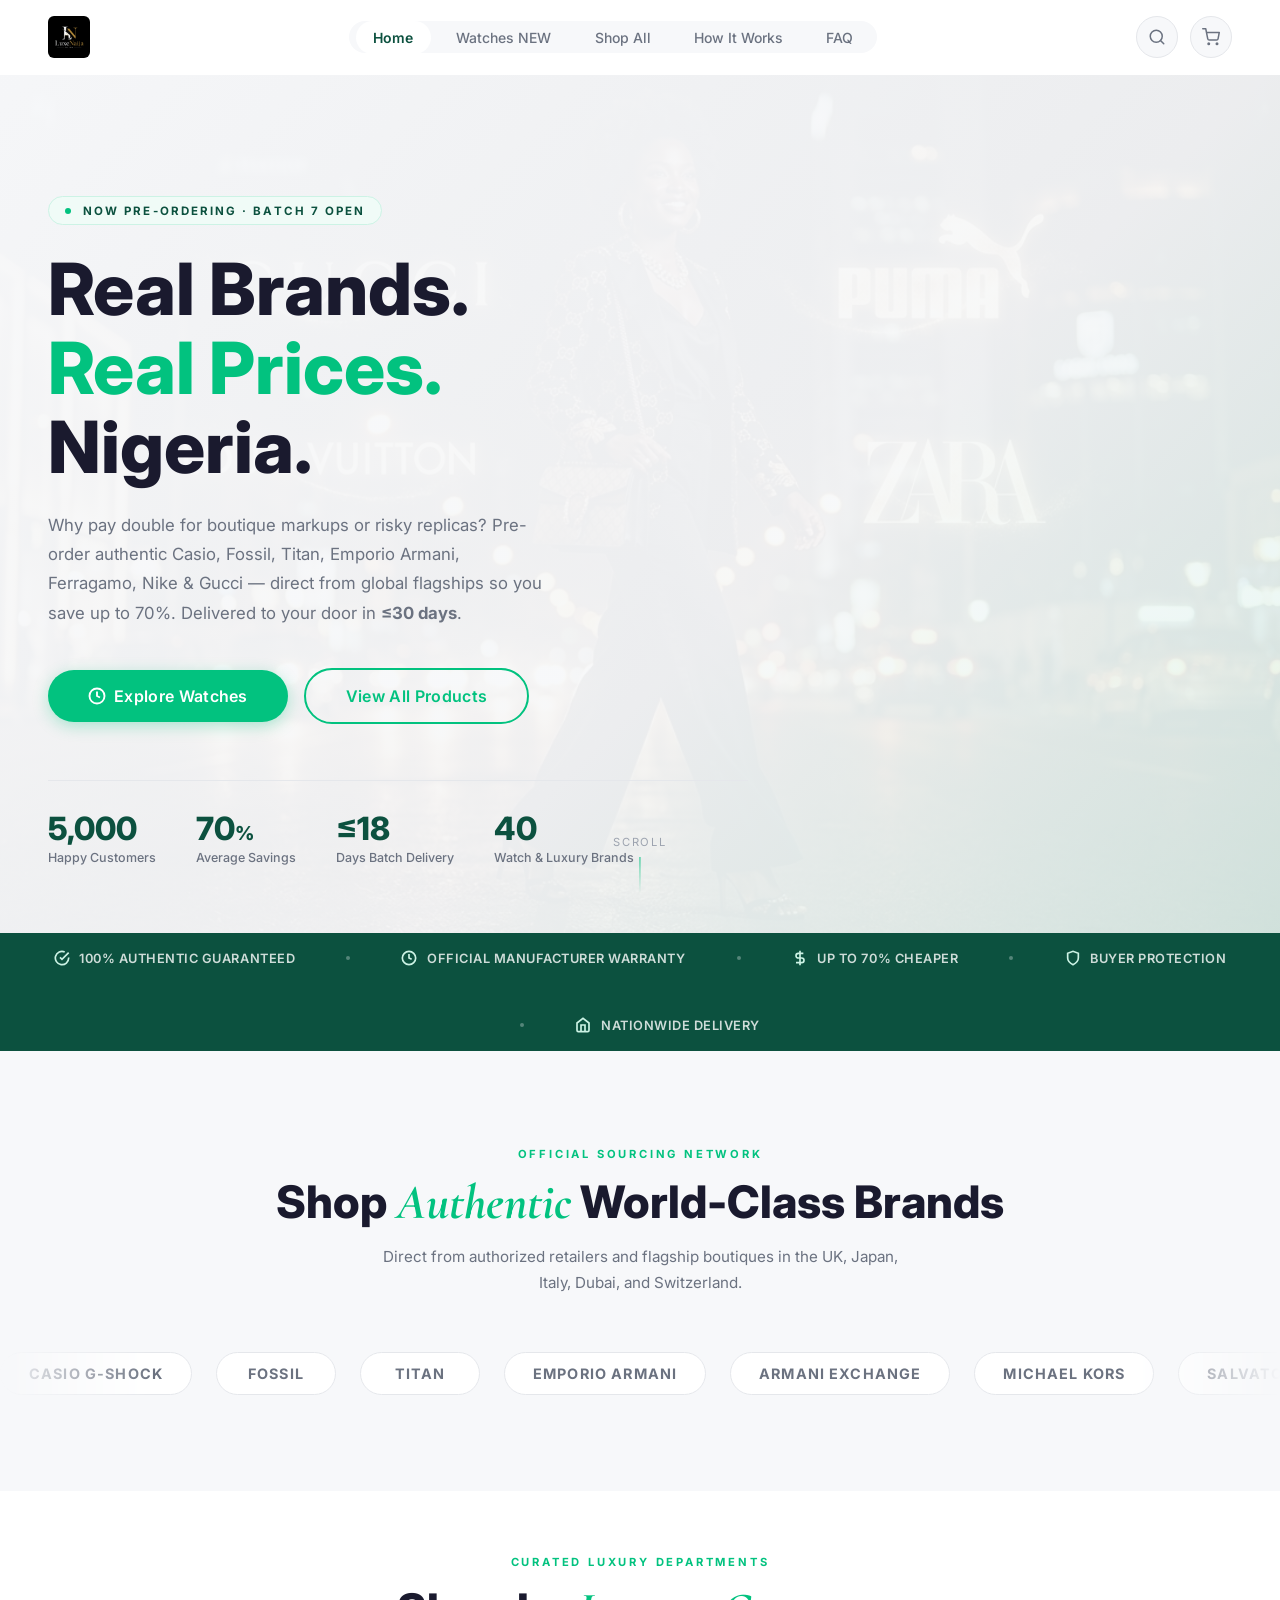
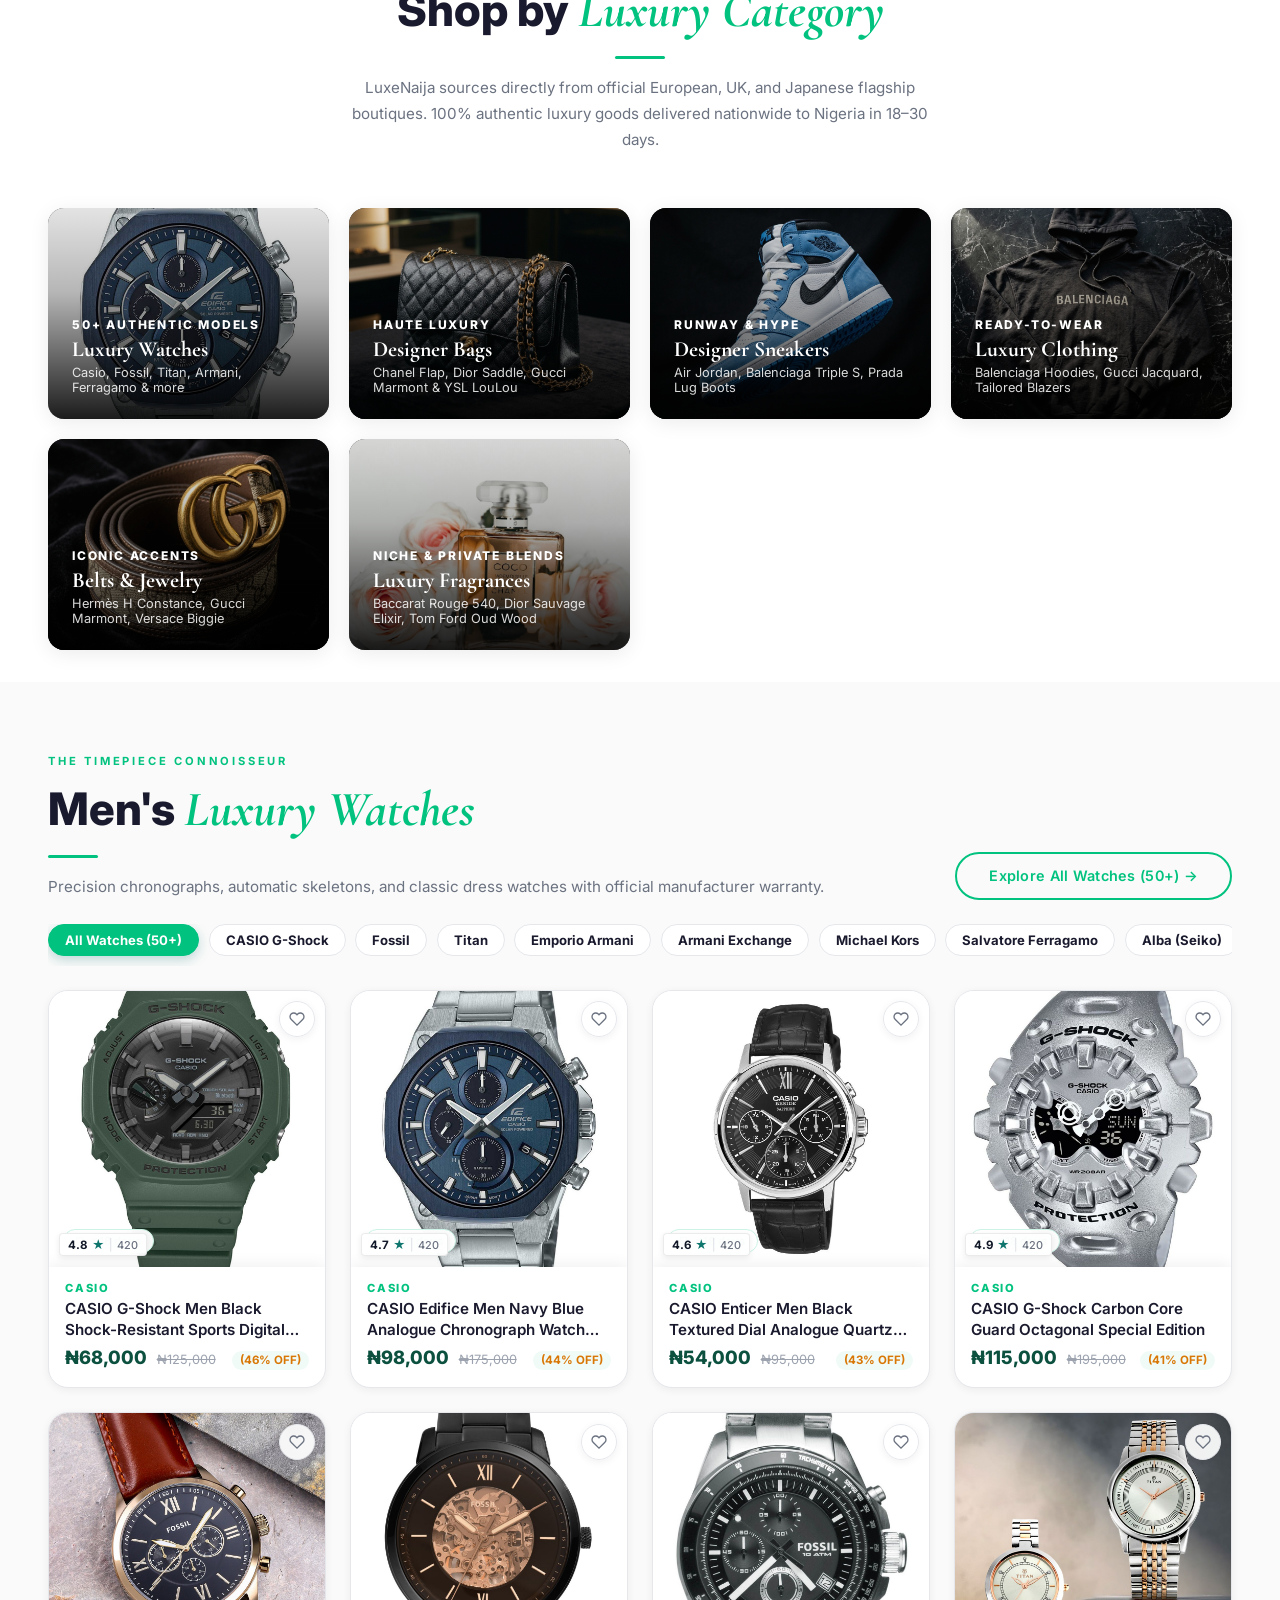
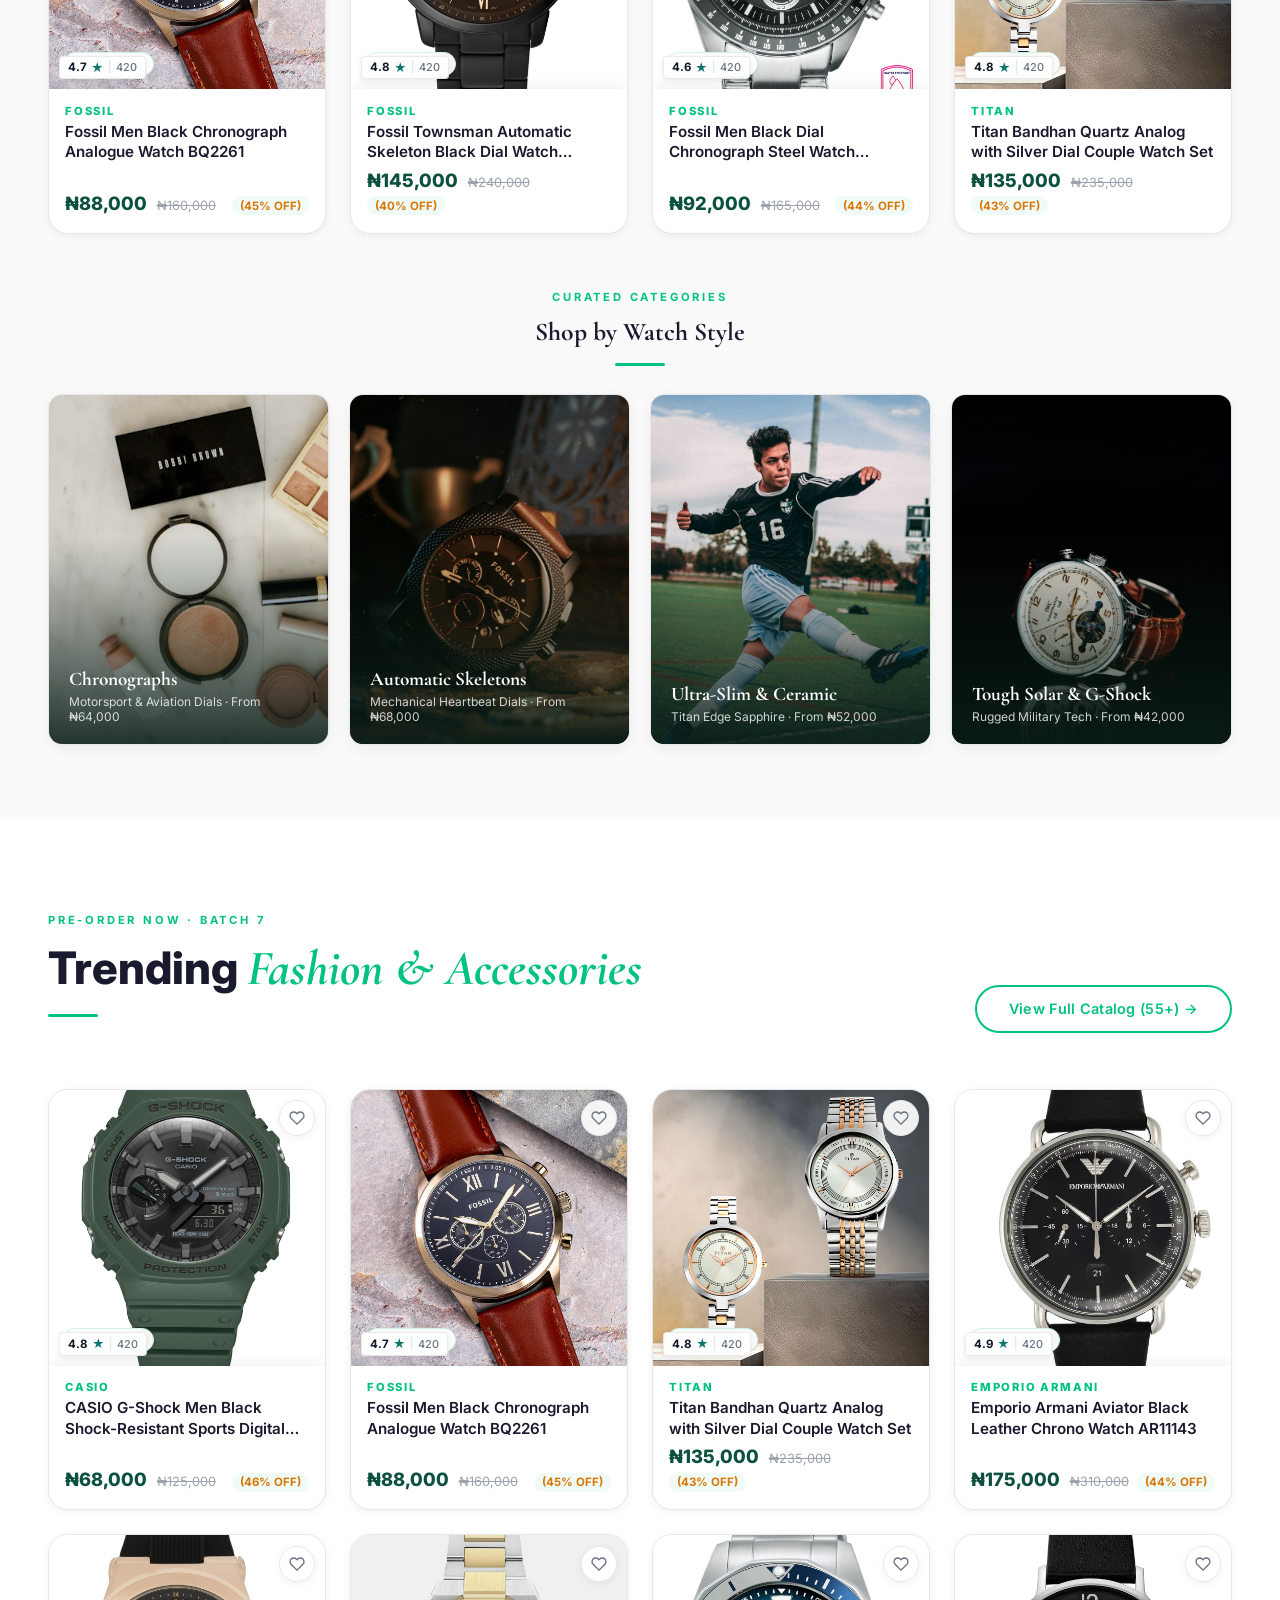
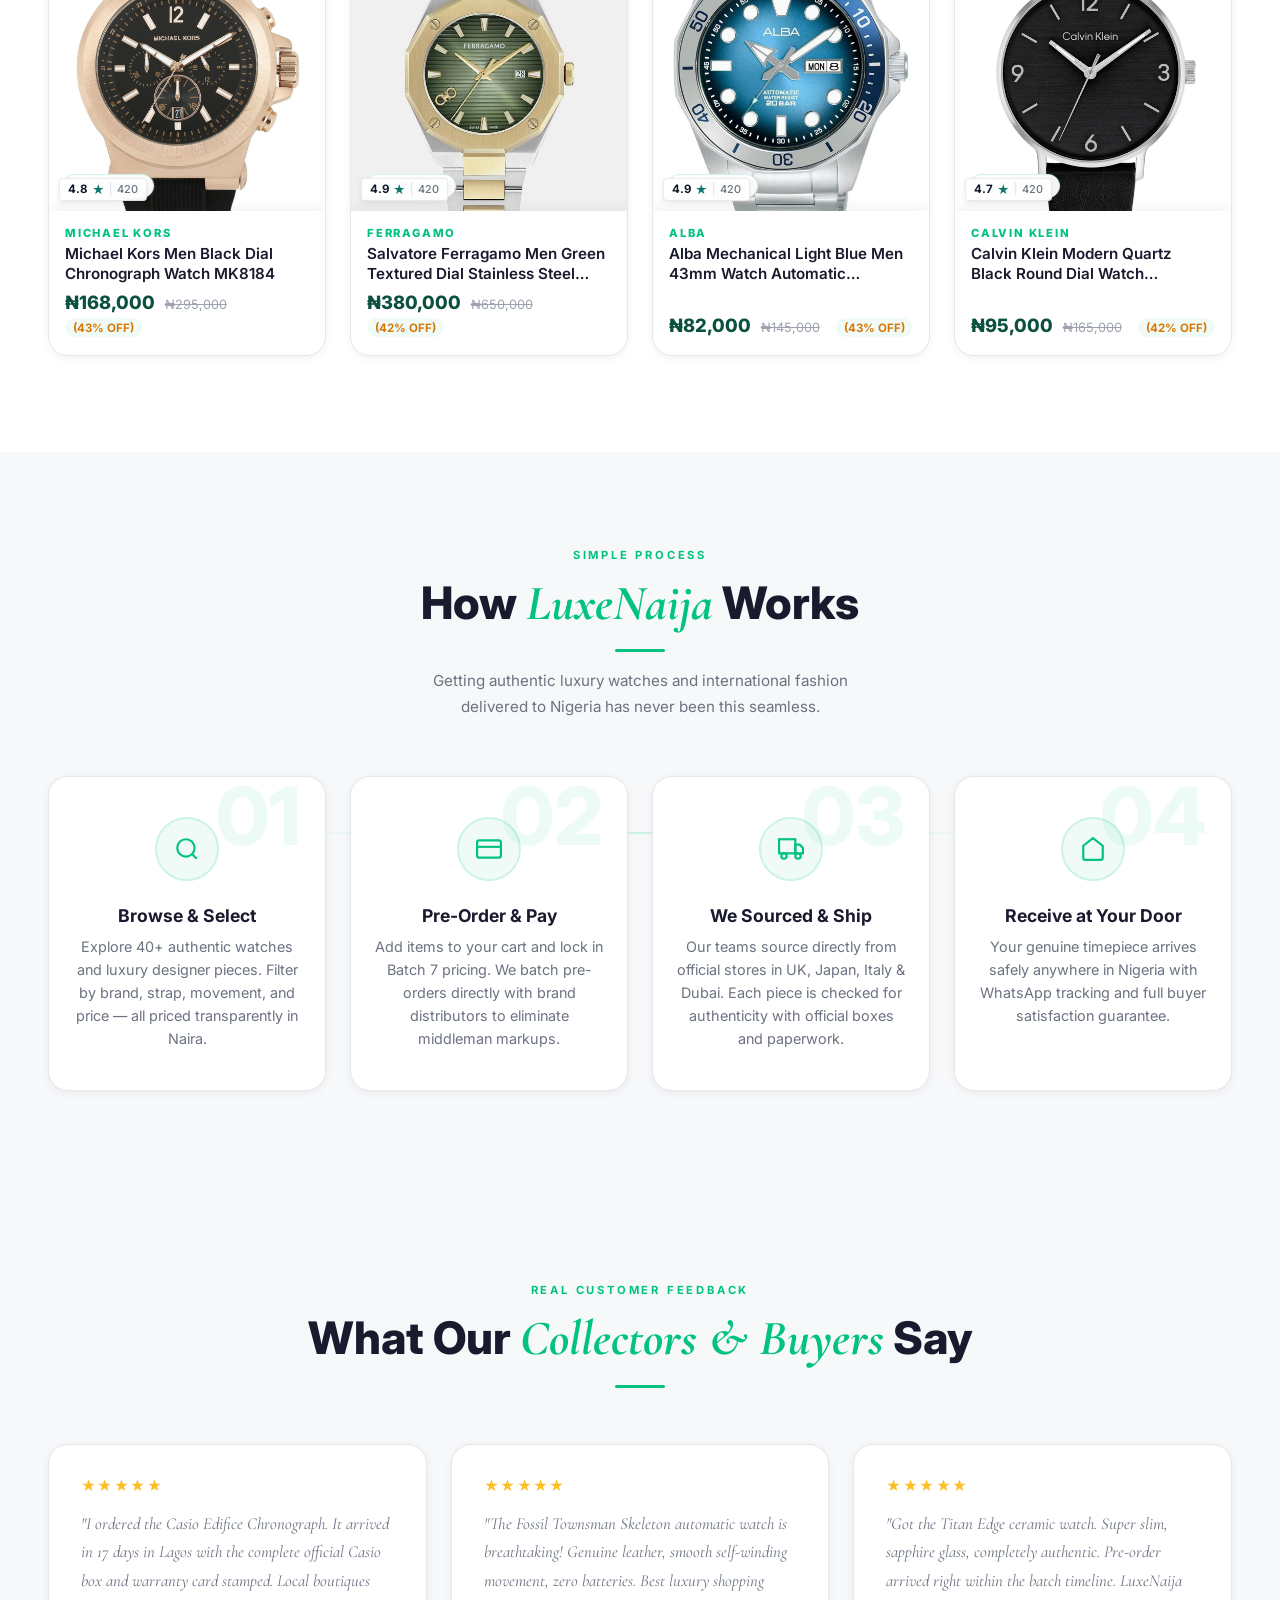
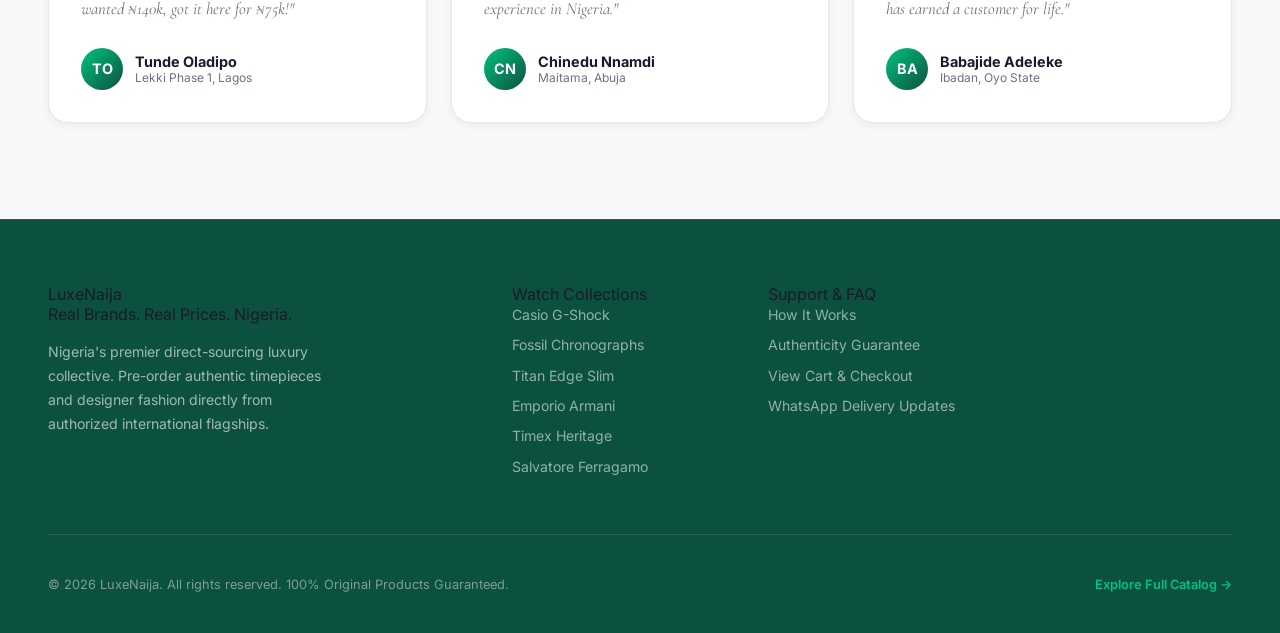
<file: index.html>
<!DOCTYPE html>
<html lang="en">
<head>
  <meta charset="UTF-8">
  <meta name="viewport" content="width=device-width, initial-scale=1.0">
  <title>LuxeNaija — Authentic International Watches & Luxury Fashion in Nigeria</title>
  <meta name="description" content="Shop authentic Casio, Fossil, Titan, Emporio Armani, Michael Kors, Ferragamo, Timex, Gucci, Nike & designer fashion. Direct global sourcing delivered to Nigeria in ≤30 days.">
  <link rel="stylesheet" href="css/style.css">
  <link rel="stylesheet" href="css/animations.css">
  <link rel="icon" href="data:image/svg+xml,<svg xmlns='http://www.w3.org/2000/svg' viewBox='0 0 100 100'><text y='.9em' font-size='90'>👑</text></svg>">
</head>
<body>

<!-- Page Loader -->
<div class="page-loader" id="page-loader">
  <div class="loader-logo">Luxe<span>Naija</span></div>
  <div class="loader-bar"><div class="loader-bar-fill"></div></div>
</div>

<!-- Scroll Progress -->
<div class="scroll-progress" id="scroll-progress"></div>

<!-- Promo Bar -->
<div class="promo-bar" aria-label="Promotions">
  <div class="promo-track" id="promo-track">
    <div class="promo-item"><span class="promo-dot"></span> 🔥 Batch 7 Now Open — Pre-Order Watches & Designer Wear Before It Closes!</div>
    <div class="promo-item"><span class="promo-dot"></span> ⌚ Men's Watches: Casio, Fossil, Titan, Emporio Armani, Michael Kors & Ferragamo</div>
    <div class="promo-item"><span class="promo-dot"></span> ✈️ Free Delivery on Orders Above ₦150,000</div>
    <div class="promo-item"><span class="promo-dot"></span> 💎 100% Authentic — Official Brand Receipts & Warranty Cards Included</div>
    <div class="promo-item"><span class="promo-dot"></span> 🚀 Up to 70% Cheaper Than Local Market Prices</div>
    <div class="promo-item"><span class="promo-dot"></span> 🇳🇬 Delivery Nationwide — Lagos, Abuja, Port Harcourt & More</div>
  </div>
</div>

<!-- ═══════════════════════════════ NAVBAR ═══════════════════════════════ -->
<nav class="navbar" id="navbar">
  <div class="container">
    <a href="index.html" class="nav-logo" aria-label="LuxeNaija Home">
      <img src="images/logo.jpg" alt="LuxeNaija Logo" class="nav-logo-img">
    </a>
    <ul class="nav-links" role="navigation" aria-label="Main navigation">
      <li><a href="index.html" class="active" id="nav-home">Home</a></li>
      <li><a href="products.html?cat=watches" id="nav-watches" class="nav-link-badge">Watches <span>NEW</span></a></li>
      <li><a href="products.html" id="nav-shop">Shop All</a></li>
      <li><a href="about.html" id="nav-about">How It Works</a></li>
      <li><a href="about.html#faq" id="nav-faq">FAQ</a></li>
    </ul>
    <div class="nav-actions">
      <button class="nav-icon-btn" id="search-trigger-btn" aria-label="Search catalog">
        <svg xmlns="http://www.w3.org/2000/svg" width="18" height="18" viewBox="0 0 24 24" fill="none" stroke="currentColor" stroke-width="2" stroke-linecap="round" stroke-linejoin="round"><circle cx="11" cy="11" r="8"/><line x1="21" y1="21" x2="16.65" y2="16.65"/></svg>
      </button>
      <button class="nav-icon-btn" id="cart-btn" aria-label="View cart" onclick="location.href='cart.html'">
        <svg xmlns="http://www.w3.org/2000/svg" width="18" height="18" viewBox="0 0 24 24" fill="none" stroke="currentColor" stroke-width="2" stroke-linecap="round" stroke-linejoin="round"><circle cx="9" cy="21" r="1"/><circle cx="20" cy="21" r="1"/><path d="M1 1h4l2.68 13.39a2 2 0 0 0 2 1.61h9.72a2 2 0 0 0 2-1.61L23 6H6"/></svg>
        <span class="cart-count" id="cart-count">0</span>
      </button>
      <button class="hamburger" id="hamburger" aria-label="Open menu" aria-expanded="false">
        <span></span><span></span><span></span>
      </button>
    </div>
  </div>
</nav>

<!-- Mobile Menu -->
<div class="mobile-menu" id="mobile-menu" role="dialog" aria-modal="true">
  <button class="mobile-menu-close" id="mobile-menu-close" aria-label="Close menu">&#10005;</button>
  <a href="index.html">🏠 Home</a>
  <a href="products.html?cat=watches">⌚ Luxury Watches (50+)</a>
  <a href="products.html?cat=bags">👜 Designer Bags & Purses</a>
  <a href="products.html?cat=sneakers">👟 Exclusive Sneakers</a>
  <a href="products.html?cat=clothing">👕 High Fashion & Clothing</a>
  <a href="products.html?cat=accessories">💍 Jewelry & Designer Belts</a>
  <a href="products.html?cat=perfumes">✨ Luxury Fragrances</a>
  <a href="products.html">🛍️ Shop All Products</a>
  <a href="about.html">ℹ️ How It Works</a>
  <a href="cart.html">🛒 View Cart</a>
</div>

<!-- ═══════════════════════════════ HERO ═══════════════════════════════ -->
<section class="hero" id="hero" aria-label="Hero">
  <div class="hero-bg">
    <img src="images/hero_banner.jpg" alt="Nigerian luxury lifestyle and timepieces" loading="eager">
  </div>
  <div class="container">
    <div class="hero-content fade-up">
      <div class="hero-eyebrow">
        <span class="dot"></span>
        <span>Now Pre-Ordering · Batch 7 Open</span>
      </div>
      <h1>
        Real Brands.<br>
        <span class="line-gold">Real Prices.</span><br>
        Nigeria.
      </h1>
      <p class="hero-desc">
        Why pay double for boutique markups or risky replicas? Pre-order authentic Casio, Fossil, Titan, Emporio Armani, Ferragamo, Nike & Gucci — direct from global flagships so you save up to 70%. Delivered to your door in <strong>≤30 days</strong>.
      </p>
      <div class="hero-actions">
        <a href="products.html?cat=watches" class="btn btn-primary btn-lg" id="hero-cta-watches">
          <svg xmlns="http://www.w3.org/2000/svg" width="18" height="18" viewBox="0 0 24 24" fill="none" stroke="currentColor" stroke-width="2.5"><circle cx="12" cy="12" r="10"/><polyline points="12 6 12 12 16 14"/></svg>
          Explore Watches
        </a>
        <a href="products.html" class="btn btn-outline btn-lg" id="hero-cta-shop">View All Products</a>
      </div>
      <div class="hero-stats">
        <div>
          <div class="hero-stat-value" data-count="5000">5,000+</div>
          <div class="hero-stat-label">Happy Customers</div>
        </div>
        <div>
          <div class="hero-stat-value">70<span style="font-size:1.2rem">%</span></div>
          <div class="hero-stat-label">Average Savings</div>
        </div>
        <div>
          <div class="hero-stat-value">≤18</div>
          <div class="hero-stat-label">Days Batch Delivery</div>
        </div>
        <div>
          <div class="hero-stat-value" data-count="40">40+</div>
          <div class="hero-stat-label">Watch & Luxury Brands</div>
        </div>
      </div>
    </div>
  </div>
  <div class="hero-scroll" aria-hidden="true">
    <span>Scroll</span>
    <div class="scroll-line"></div>
  </div>
</section>

<!-- ═══════════════════════════════ TRUST BAR ═══════════════════════════════ -->
<div class="trust-bar" aria-label="Trust indicators">
  <div class="container">
    <div class="trust-item">
      <svg xmlns="http://www.w3.org/2000/svg" width="16" height="16" viewBox="0 0 24 24" fill="none" stroke="currentColor" stroke-width="2.5"><path d="M22 11.08V12a10 10 0 1 1-5.93-9.14"/><polyline points="22 4 12 14.01 9 11.01"/></svg>
      100% Authentic Guaranteed
    </div>
    <div class="trust-sep" aria-hidden="true"></div>
    <div class="trust-item">
      <svg xmlns="http://www.w3.org/2000/svg" width="16" height="16" viewBox="0 0 24 24" fill="none" stroke="currentColor" stroke-width="2.5"><circle cx="12" cy="12" r="10"/><polyline points="12 6 12 12 16 14"/></svg>
      Official Manufacturer Warranty
    </div>
    <div class="trust-sep" aria-hidden="true"></div>
    <div class="trust-item">
      <svg xmlns="http://www.w3.org/2000/svg" width="16" height="16" viewBox="0 0 24 24" fill="none" stroke="currentColor" stroke-width="2.5"><line x1="12" y1="1" x2="12" y2="23"/><path d="M17 5H9.5a3.5 3.5 0 0 0 0 7h5a3.5 3.5 0 0 1 0 7H6"/></svg>
      Up to 70% Cheaper
    </div>
    <div class="trust-sep" aria-hidden="true"></div>
    <div class="trust-item">
      <svg xmlns="http://www.w3.org/2000/svg" width="16" height="16" viewBox="0 0 24 24" fill="none" stroke="currentColor" stroke-width="2.5"><path d="M12 22s8-4 8-10V5l-8-3-8 3v7c0 6 8 10 8 10z"/></svg>
      Buyer Protection
    </div>
    <div class="trust-sep" aria-hidden="true"></div>
    <div class="trust-item">
      <svg xmlns="http://www.w3.org/2000/svg" width="16" height="16" viewBox="0 0 24 24" fill="none" stroke="currentColor" stroke-width="2.5"><path d="M3 9l9-7 9 7v11a2 2 0 0 1-2 2H5a2 2 0 0 1-2-2z"/><polyline points="9 22 9 12 15 12 15 22"/></svg>
      Nationwide Delivery
    </div>
  </div>
</div>

<!-- ═══════════════════════════════ BRANDS MARQUEE ═══════════════════════════════ -->
<section class="brands-section section" id="brands" aria-label="Partner brands">
  <div class="container">
    <div class="section-header centered">
      <div class="section-label">Official Sourcing Network</div>
      <h2 class="section-title">Shop <em>Authentic</em> World-Class Brands</h2>
      <p class="text-muted" style="margin-top:0.75rem;max-width:540px;margin-inline:auto">
        Direct from authorized retailers and flagship boutiques in the UK, Japan, Italy, Dubai, and Switzerland.
      </p>
    </div>
  </div>
  <div class="marquee-wrapper" aria-hidden="true">
    <div class="marquee-track" id="marquee-track">
      <div class="brand-chip">CASIO G-SHOCK</div>
      <div class="brand-chip">FOSSIL</div>
      <div class="brand-chip">TITAN</div>
      <div class="brand-chip">EMPORIO ARMANI</div>
      <div class="brand-chip">ARMANI EXCHANGE</div>
      <div class="brand-chip">MICHAEL KORS</div>
      <div class="brand-chip">SALVATORE FERRAGAMO</div>
      <div class="brand-chip">TIMEX</div>
      <div class="brand-chip">CALVIN KLEIN</div>
      <div class="brand-chip">ALBA</div>
      <div class="brand-chip">SKECHERS</div>
      <div class="brand-chip">DANIEL KLEIN</div>
      <div class="brand-chip">DANIEL HECHTER</div>
      <div class="brand-chip">CARLTON LONDON</div>
      <div class="brand-chip">ROLEX</div>
      <div class="brand-chip">GUCCI</div>
      <div class="brand-chip">DIOR</div>
      <div class="brand-chip">CHANEL</div>
      <div class="brand-chip">PRADA</div>
      <div class="brand-chip">NIKE</div>
      <!-- duplicates for infinite loop -->
      <div class="brand-chip">CASIO G-SHOCK</div>
      <div class="brand-chip">FOSSIL</div>
      <div class="brand-chip">TITAN</div>
      <div class="brand-chip">EMPORIO ARMANI</div>
      <div class="brand-chip">ARMANI EXCHANGE</div>
      <div class="brand-chip">MICHAEL KORS</div>
      <div class="brand-chip">SALVATORE FERRAGAMO</div>
      <div class="brand-chip">TIMEX</div>
      <div class="brand-chip">CALVIN KLEIN</div>
      <div class="brand-chip">ALBA</div>
      <div class="brand-chip">SKECHERS</div>
      <div class="brand-chip">DANIEL KLEIN</div>
      <div class="brand-chip">DANIEL HECHTER</div>
      <div class="brand-chip">CARLTON LONDON</div>
    </div>
  </div>
</section>

<!-- ═══════════════════════════════ THE WATCH GALLERY (NEW MYNTRA-INSPIRED SHOWCASE) ═══════════════════════════════ -->
<!-- ========================================== -->
<!-- MULTI-FUNCTIONAL CATEGORIES SHOWCASE -->
<!-- ========================================== -->
<section class="section" id="categories-hub" style="padding:4rem 0 2rem" aria-label="Shop by luxury category">
  <div class="container">
    <div class="section-header centered">
      <div class="section-label">Curated Luxury Departments</div>
      <h2 class="section-title">Shop by <em>Luxury Category</em></h2>
      <div class="gold-divider" style="margin-inline:auto"></div>
      <p class="text-muted" style="margin-top:0.6rem;max-width:580px;margin-inline:auto">
        LuxeNaija sources directly from official European, UK, and Japanese flagship boutiques. 100% authentic luxury goods delivered nationwide to Nigeria in 18–30 days.
      </p>
    </div>

    <div class="categories-hub-grid" style="display:grid;grid-template-columns:repeat(auto-fit, minmax(260px, 1fr));gap:1.25rem;margin-top:2rem">
      <!-- 1. Watches -->
      <a href="products.html?cat=watches" class="category-hub-card" style="position:relative;border-radius:16px;overflow:hidden;box-shadow:0 4px 20px rgba(0,0,0,0.08);display:block;text-decoration:none;background:#1a1a1a;color:#fff;aspect-ratio:4/3">
        <img src="images/watches/casio_ex528.jpg" alt="Luxury Watches" style="width:100%;height:100%;object-fit:cover;opacity:0.88">
        <div style="position:absolute;inset:0;background:linear-gradient(to top, rgba(0,0,0,0.88) 0%, rgba(0,0,0,0.2) 60%, transparent 100%);padding:1.5rem;display:flex;flex-direction:column;justify-content:flex-end">
          <div style="font-size:0.75rem;font-weight:800;letter-spacing:0.15em;text-transform:uppercase;color:var(--gold)">50+ Authentic Models</div>
          <h3 style="font-family:var(--font-display);font-size:1.35rem;font-weight:700;margin:0.25rem 0 0.2rem">Luxury Watches</h3>
          <p style="font-size:0.8rem;color:rgba(255,255,255,0.85);margin:0">Casio, Fossil, Titan, Armani, Ferragamo & more</p>
        </div>
      </a>

      <!-- 2. Bags & Purses -->
      <a href="products.html?cat=bags" class="category-hub-card" style="position:relative;border-radius:16px;overflow:hidden;box-shadow:0 4px 20px rgba(0,0,0,0.08);display:block;text-decoration:none;background:#1a1a1a;color:#fff;aspect-ratio:4/3">
        <img src="images/product_chanel_flap.jpg" alt="Designer Bags" style="width:100%;height:100%;object-fit:cover;opacity:0.88">
        <div style="position:absolute;inset:0;background:linear-gradient(to top, rgba(0,0,0,0.88) 0%, rgba(0,0,0,0.2) 60%, transparent 100%);padding:1.5rem;display:flex;flex-direction:column;justify-content:flex-end">
          <div style="font-size:0.75rem;font-weight:800;letter-spacing:0.15em;text-transform:uppercase;color:var(--gold)">Haute Luxury</div>
          <h3 style="font-family:var(--font-display);font-size:1.35rem;font-weight:700;margin:0.25rem 0 0.2rem">Designer Bags</h3>
          <p style="font-size:0.8rem;color:rgba(255,255,255,0.85);margin:0">Chanel Flap, Dior Saddle, Gucci Marmont & YSL LouLou</p>
        </div>
      </a>

      <!-- 3. Sneakers & Footwear -->
      <a href="products.html?cat=sneakers" class="category-hub-card" style="position:relative;border-radius:16px;overflow:hidden;box-shadow:0 4px 20px rgba(0,0,0,0.08);display:block;text-decoration:none;background:#1a1a1a;color:#fff;aspect-ratio:4/3">
        <img src="images/product_nike_jordan.jpg" alt="Exclusive Sneakers" style="width:100%;height:100%;object-fit:cover;opacity:0.88">
        <div style="position:absolute;inset:0;background:linear-gradient(to top, rgba(0,0,0,0.88) 0%, rgba(0,0,0,0.2) 60%, transparent 100%);padding:1.5rem;display:flex;flex-direction:column;justify-content:flex-end">
          <div style="font-size:0.75rem;font-weight:800;letter-spacing:0.15em;text-transform:uppercase;color:var(--gold)">Runway & Hype</div>
          <h3 style="font-family:var(--font-display);font-size:1.35rem;font-weight:700;margin:0.25rem 0 0.2rem">Designer Sneakers</h3>
          <p style="font-size:0.8rem;color:rgba(255,255,255,0.85);margin:0">Air Jordan, Balenciaga Triple S, Prada Lug Boots</p>
        </div>
      </a>

      <!-- 4. Clothing & Outerwear -->
      <a href="products.html?cat=clothing" class="category-hub-card" style="position:relative;border-radius:16px;overflow:hidden;box-shadow:0 4px 20px rgba(0,0,0,0.08);display:block;text-decoration:none;background:#1a1a1a;color:#fff;aspect-ratio:4/3">
        <img src="images/product_balenciaga_hoodie.jpg" alt="Luxury Clothing" style="width:100%;height:100%;object-fit:cover;opacity:0.88">
        <div style="position:absolute;inset:0;background:linear-gradient(to top, rgba(0,0,0,0.88) 0%, rgba(0,0,0,0.2) 60%, transparent 100%);padding:1.5rem;display:flex;flex-direction:column;justify-content:flex-end">
          <div style="font-size:0.75rem;font-weight:800;letter-spacing:0.15em;text-transform:uppercase;color:var(--gold)">Ready-To-Wear</div>
          <h3 style="font-family:var(--font-display);font-size:1.35rem;font-weight:700;margin:0.25rem 0 0.2rem">Luxury Clothing</h3>
          <p style="font-size:0.8rem;color:rgba(255,255,255,0.85);margin:0">Balenciaga Hoodies, Gucci Jacquard, Tailored Blazers</p>
        </div>
      </a>

      <!-- 5. Fine Jewelry & Belts -->
      <a href="products.html?cat=accessories" class="category-hub-card" style="position:relative;border-radius:16px;overflow:hidden;box-shadow:0 4px 20px rgba(0,0,0,0.08);display:block;text-decoration:none;background:#1a1a1a;color:#fff;aspect-ratio:4/3">
        <img src="images/product_gucci_belt.jpg" alt="Designer Belts" style="width:100%;height:100%;object-fit:cover;opacity:0.88">
        <div style="position:absolute;inset:0;background:linear-gradient(to top, rgba(0,0,0,0.88) 0%, rgba(0,0,0,0.2) 60%, transparent 100%);padding:1.5rem;display:flex;flex-direction:column;justify-content:flex-end">
          <div style="font-size:0.75rem;font-weight:800;letter-spacing:0.15em;text-transform:uppercase;color:var(--gold)">Iconic Accents</div>
          <h3 style="font-family:var(--font-display);font-size:1.35rem;font-weight:700;margin:0.25rem 0 0.2rem">Belts & Jewelry</h3>
          <p style="font-size:0.8rem;color:rgba(255,255,255,0.85);margin:0">Hermès H Constance, Gucci Marmont, Versace Biggie</p>
        </div>
      </a>

      <!-- 6. Fragrances & Perfumes -->
      <a href="products.html?cat=perfumes" class="category-hub-card" style="position:relative;border-radius:16px;overflow:hidden;box-shadow:0 4px 20px rgba(0,0,0,0.08);display:block;text-decoration:none;background:#1a1a1a;color:#fff;aspect-ratio:4/3">
        <img src="images/perfume_baccarat.jpg" alt="Niche Fragrances" style="width:100%;height:100%;object-fit:cover;opacity:0.88">
        <div style="position:absolute;inset:0;background:linear-gradient(to top, rgba(0,0,0,0.88) 0%, rgba(0,0,0,0.2) 60%, transparent 100%);padding:1.5rem;display:flex;flex-direction:column;justify-content:flex-end">
          <div style="font-size:0.75rem;font-weight:800;letter-spacing:0.15em;text-transform:uppercase;color:var(--gold)">Niche & Private Blends</div>
          <h3 style="font-family:var(--font-display);font-size:1.35rem;font-weight:700;margin:0.25rem 0 0.2rem">Luxury Fragrances</h3>
          <p style="font-size:0.8rem;color:rgba(255,255,255,0.85);margin:0">Baccarat Rouge 540, Dior Sauvage Elixir, Tom Ford Oud Wood</p>
        </div>
      </a>
    </div>
  </div>
</section>

<section class="section" id="watch-showcase" style="background:#fafafa;padding:4.5rem 0" aria-label="Men's watches collection">
  <div class="container">
    <div class="section-header" style="display:flex;align-items:flex-end;justify-content:space-between;flex-wrap:wrap;gap:1rem;margin-bottom:1.5rem">
      <div>
        <div class="section-label">The Timepiece Connoisseur</div>
        <h2 class="section-title">Men's <em>Luxury Watches</em></h2>
        <div class="gold-divider"></div>
        <p class="text-muted" style="margin-top:0.4rem">
          Precision chronographs, automatic skeletons, and classic dress watches with official manufacturer warranty.
        </p>
      </div>
      <a href="products.html?cat=watches" class="btn btn-outline" id="view-all-watches">Explore All Watches (50+) →</a>
    </div>

    <!-- Quick Brand Pills for Watches -->
    <div class="brand-pills-bar" id="home-watch-pills" style="margin-bottom:1.5rem">
      <div class="brand-pill active" onclick="filterHomeWatches('ALL', this)">All Watches (50+)</div>
      <div class="brand-pill" onclick="filterHomeWatches('CASIO', this)">CASIO G-Shock</div>
      <div class="brand-pill" onclick="filterHomeWatches('Fossil', this)">Fossil</div>
      <div class="brand-pill" onclick="filterHomeWatches('Titan', this)">Titan</div>
      <div class="brand-pill" onclick="filterHomeWatches('Emporio Armani', this)">Emporio Armani</div>
      <div class="brand-pill" onclick="filterHomeWatches('Armani Exchange', this)">Armani Exchange</div>
      <div class="brand-pill" onclick="filterHomeWatches('Michael Kors', this)">Michael Kors</div>
      <div class="brand-pill" onclick="filterHomeWatches('Ferragamo', this)">Salvatore Ferragamo</div>
      <div class="brand-pill" onclick="filterHomeWatches('Alba', this)">Alba (Seiko)</div>
      <div class="brand-pill" onclick="filterHomeWatches('Calvin Klein', this)">Calvin Klein</div>
      <div class="brand-pill" onclick="filterHomeWatches('Carlton London', this)">Carlton London</div>
      <div class="brand-pill" onclick="filterHomeWatches('Skechers', this)">Skechers</div>
      <div class="brand-pill" onclick="filterHomeWatches('Timex', this)">Timex</div>
      <div class="brand-pill" onclick="filterHomeWatches('Daniel Hechter', this)">Daniel Hechter</div>
      <div class="brand-pill" onclick="filterHomeWatches('Daniel Klein', this)">Daniel Klein</div>
    </div>

    <div class="products-grid" id="home-watches-grid">
      <!-- Injected by JS -->
    </div>

    <!-- Shop by Watch Movement / Style -->
    <div style="margin-top:3.5rem">
      <div class="section-label" style="text-align:center">Curated Categories</div>
      <h3 style="font-family:var(--font-display);font-size:1.6rem;text-align:center;font-weight:700;color:var(--text);margin-bottom:0.5rem">Shop by Watch Style</h3>
      <div class="gold-divider" style="margin-inline:auto;margin-bottom:1.75rem"></div>

      <div class="watch-showcase-grid">
        <div class="watch-style-card" onclick="location.href='products.html?cat=watches&movement=Chronograph'">
          <img src="images/watches/watch_102.jpg" alt="Chronograph watches" onerror="this.src='images/product_rolex_submariner.jpg'">
          <div class="watch-style-overlay">
            <div class="watch-style-title">Chronographs</div>
            <div class="watch-style-desc">Motorsport & Aviation Dials · From ₦64,000</div>
          </div>
        </div>
        <div class="watch-style-card" onclick="location.href='products.html?cat=watches&movement=Automatic'">
          <img src="images/watches/watch_107.jpg" alt="Automatic skeleton watches" onerror="this.src='images/product_rolex_submariner.jpg'">
          <div class="watch-style-overlay">
            <div class="watch-style-title">Automatic Skeletons</div>
            <div class="watch-style-desc">Mechanical Heartbeat Dials · From ₦68,000</div>
          </div>
        </div>
        <div class="watch-style-card" onclick="location.href='products.html?cat=watches&brand=Titan'">
          <img src="images/watches/watch_109.jpg" alt="Ultra-Slim Ceramic watches" onerror="this.src='images/product_rolex_submariner.jpg'">
          <div class="watch-style-overlay">
            <div class="watch-style-title">Ultra-Slim & Ceramic</div>
            <div class="watch-style-desc">Titan Edge Sapphire · From ₦52,000</div>
          </div>
        </div>
        <div class="watch-style-card" onclick="location.href='products.html?cat=watches&brand=CASIO'">
          <img src="images/watches/watch_101.jpg" alt="Tough Solar & Shock Resistant watches" onerror="this.src='images/product_rolex_submariner.jpg'">
          <div class="watch-style-overlay">
            <div class="watch-style-title">Tough Solar & G-Shock</div>
            <div class="watch-style-desc">Rugged Military Tech · From ₦42,000</div>
          </div>
        </div>
      </div>
    </div>

  </div>
</section>

<!-- ═══════════════════════════════ FEATURED PRODUCTS ═══════════════════════════════ -->
<section class="section" id="featured" aria-label="Featured designer pieces">
  <div class="container">
    <div class="section-header" style="display:flex;align-items:flex-end;justify-content:space-between;flex-wrap:wrap;gap:1rem">
      <div>
        <div class="section-label">Pre-Order Now · Batch 7</div>
        <h2 class="section-title">Trending <em>Fashion & Accessories</em></h2>
        <div class="gold-divider"></div>
      </div>
      <a href="products.html" class="btn btn-outline" id="view-all-products">View Full Catalog (55+) →</a>
    </div>
    <div class="products-grid" id="featured-grid">
      <!-- Injected by JS -->
    </div>
  </div>
</section>

<!-- ═══════════════════════════════ HOW IT WORKS ═══════════════════════════════ -->
<section class="how-it-works section" id="how-it-works" aria-label="How it works">
  <div class="container">
    <div class="section-header centered">
      <div class="section-label">Simple Process</div>
      <h2 class="section-title">How <em>LuxeNaija</em> Works</h2>
      <div class="gold-divider" style="margin-inline:auto"></div>
      <p class="text-muted" style="margin-top:0.5rem;max-width:480px;margin-inline:auto">
        Getting authentic luxury watches and international fashion delivered to Nigeria has never been this seamless.
      </p>
    </div>
    <div class="steps-grid">
      <div class="step-card fade-up" id="step-1">
        <div class="step-number">01</div>
        <div class="step-icon">
          <svg xmlns="http://www.w3.org/2000/svg" width="26" height="26" viewBox="0 0 24 24" fill="none" stroke="currentColor" stroke-width="2"><circle cx="11" cy="11" r="8"/><line x1="21" y1="21" x2="16.65" y2="16.65"/></svg>
        </div>
        <div class="step-title">Browse & Select</div>
        <p class="step-desc">Explore 40+ authentic watches and luxury designer pieces. Filter by brand, strap, movement, and price — all priced transparently in Naira.</p>
      </div>
      <div class="step-card fade-up" id="step-2" style="transition-delay:0.1s">
        <div class="step-number">02</div>
        <div class="step-icon">
          <svg xmlns="http://www.w3.org/2000/svg" width="26" height="26" viewBox="0 0 24 24" fill="none" stroke="currentColor" stroke-width="2"><rect x="1" y="4" width="22" height="16" rx="2" ry="2"/><line x1="1" y1="10" x2="23" y2="10"/></svg>
        </div>
        <div class="step-title">Pre-Order & Pay</div>
        <p class="step-desc">Add items to your cart and lock in Batch 7 pricing. We batch pre-orders directly with brand distributors to eliminate middleman markups.</p>
      </div>
      <div class="step-card fade-up" id="step-3" style="transition-delay:0.2s">
        <div class="step-number">03</div>
        <div class="step-icon">
          <svg xmlns="http://www.w3.org/2000/svg" width="26" height="26" viewBox="0 0 24 24" fill="none" stroke="currentColor" stroke-width="2"><rect x="1" y="3" width="15" height="13"/><polygon points="16 8 20 8 23 11 23 16 16 16 16 8"/><circle cx="5.5" cy="18.5" r="2.5"/><circle cx="18.5" cy="18.5" r="2.5"/></svg>
        </div>
        <div class="step-title">We Sourced & Ship</div>
        <p class="step-desc">Our teams source directly from official stores in UK, Japan, Italy & Dubai. Each piece is checked for authenticity with official boxes and paperwork.</p>
      </div>
      <div class="step-card fade-up" id="step-4" style="transition-delay:0.3s">
        <div class="step-number">04</div>
        <div class="step-icon">
          <svg xmlns="http://www.w3.org/2000/svg" width="26" height="26" viewBox="0 0 24 24" fill="none" stroke="currentColor" stroke-width="2"><path d="M3 9l9-7 9 7v11a2 2 0 0 1-2 2H5a2 2 0 0 1-2-2z"/></svg>
        </div>
        <div class="step-title">Receive at Your Door</div>
        <p class="step-desc">Your genuine timepiece arrives safely anywhere in Nigeria with WhatsApp tracking and full buyer satisfaction guarantee.</p>
      </div>
    </div>
  </div>
</section>

<!-- ═══════════════════════════════ TESTIMONIALS ═══════════════════════════════ -->
<section class="testimonials" id="testimonials" aria-label="Customer testimonials">
  <div class="container">
    <div class="section-header centered">
      <div class="section-label">Real Customer Feedback</div>
      <h2 class="section-title">What Our <em>Collectors & Buyers</em> Say</h2>
      <div class="gold-divider" style="margin-inline:auto"></div>
    </div>
    <div class="testimonials-track">
      <div class="testimonial-card fade-up">
        <div class="stars">★★★★★</div>
        <p class="testimonial-text">"I ordered the Casio Edifice Chronograph. It arrived in 17 days in Lagos with the complete official Casio box and warranty card stamped. Local boutiques wanted ₦140k, got it here for ₦75k!"</p>
        <div class="testimonial-author">
          <div class="author-avatar">TO</div>
          <div>
            <div class="author-name">Tunde Oladipo</div>
            <div class="author-location">Lekki Phase 1, Lagos</div>
          </div>
        </div>
      </div>
      <div class="testimonial-card fade-up" style="transition-delay:0.1s">
        <div class="stars">★★★★★</div>
        <p class="testimonial-text">"The Fossil Townsman Skeleton automatic watch is breathtaking! Genuine leather, smooth self-winding movement, zero batteries. Best luxury shopping experience in Nigeria."</p>
        <div class="testimonial-author">
          <div class="author-avatar">CN</div>
          <div>
            <div class="author-name">Chinedu Nnamdi</div>
            <div class="author-location">Maitama, Abuja</div>
          </div>
        </div>
      </div>
      <div class="testimonial-card fade-up" style="transition-delay:0.2s">
        <div class="stars">★★★★★</div>
        <p class="testimonial-text">"Got the Titan Edge ceramic watch. Super slim, sapphire glass, completely authentic. Pre-order arrived right within the batch timeline. LuxeNaija has earned a customer for life."</p>
        <div class="testimonial-author">
          <div class="author-avatar">BA</div>
          <div>
            <div class="author-name">Babajide Adeleke</div>
            <div class="author-location">Ibadan, Oyo State</div>
          </div>
        </div>
      </div>
    </div>
  </div>
</section>

<!-- FOOTER -->
<footer>
  <div class="container">
    <div class="footer-grid">
      <div class="footer-col">
        <div class="footer-logo">Luxe<span>Naija</span></div>
        <p class="footer-tagline">Real Brands. Real Prices. Nigeria.</p>
        <p class="footer-desc">
          Nigeria's premier direct-sourcing luxury collective. Pre-order authentic timepieces and designer fashion directly from authorized international flagships.
        </p>
      </div>
      <div class="footer-col">
        <div class="footer-title">Watch Collections</div>
        <ul class="footer-links">
          <li><a href="products.html?brand=CASIO">Casio G-Shock</a></li>
          <li><a href="products.html?brand=Fossil">Fossil Chronographs</a></li>
          <li><a href="products.html?brand=Titan">Titan Edge Slim</a></li>
          <li><a href="products.html?brand=Emporio%20Armani">Emporio Armani</a></li>
          <li><a href="products.html?brand=Timex">Timex Heritage</a></li>
          <li><a href="products.html?brand=Ferragamo">Salvatore Ferragamo</a></li>
        </ul>
      </div>
      <div class="footer-col">
        <div class="footer-title">Support & FAQ</div>
        <ul class="footer-links">
          <li><a href="about.html">How It Works</a></li>
          <li><a href="about.html#faq">Authenticity Guarantee</a></li>
          <li><a href="cart.html">View Cart & Checkout</a></li>
          <li><a href="about.html#contact">WhatsApp Delivery Updates</a></li>
        </ul>
      </div>
    </div>
    <div class="footer-bottom">
      <p>© 2026 LuxeNaija. All rights reserved. 100% Original Products Guaranteed.</p>
      <a href="products.html" class="btn-ghost">Explore Full Catalog →</a>
    </div>
  </div>
</footer>

<!-- Live Search Modal -->
<div class="search-modal" id="search-modal" role="dialog" aria-modal="true">
  <div class="search-box-container">
    <div class="search-input-wrap">
      <svg xmlns="http://www.w3.org/2000/svg" width="20" height="20" viewBox="0 0 24 24" fill="none" stroke="currentColor" stroke-width="2"><circle cx="11" cy="11" r="8"/><line x1="21" y1="21" x2="16.65" y2="16.65"/></svg>
      <input type="text" class="search-input" id="search-modal-input" placeholder="Search Casio, Fossil, Titan, Armani, Chronograph, Steel..." aria-label="Search items">
      <button class="search-close-btn" id="search-modal-close" aria-label="Close search">✕</button>
    </div>
    <div class="search-results-grid" id="search-modal-results"></div>
  </div>
</div>

<!-- Toast -->
<div class="toast" id="toast" role="alert" aria-live="polite">
  <span class="toast-icon">✓</span>
  <span id="toast-msg">Added to cart!</span>
</div>

<!-- Quickview Modal -->
<div class="quickview-overlay" id="quickview-overlay">
  <div class="quickview-panel" id="quickview-panel">
    <div id="quickview-img" style="background:var(--off-white)"></div>
    <div style="padding:2rem;overflow-y:auto" id="quickview-info"></div>
  </div>
</div>

<script src="js/products-data.js"></script>
<script src="js/animations.js"></script>
<script src="js/main.js"></script>
</body>
</html>
</file>
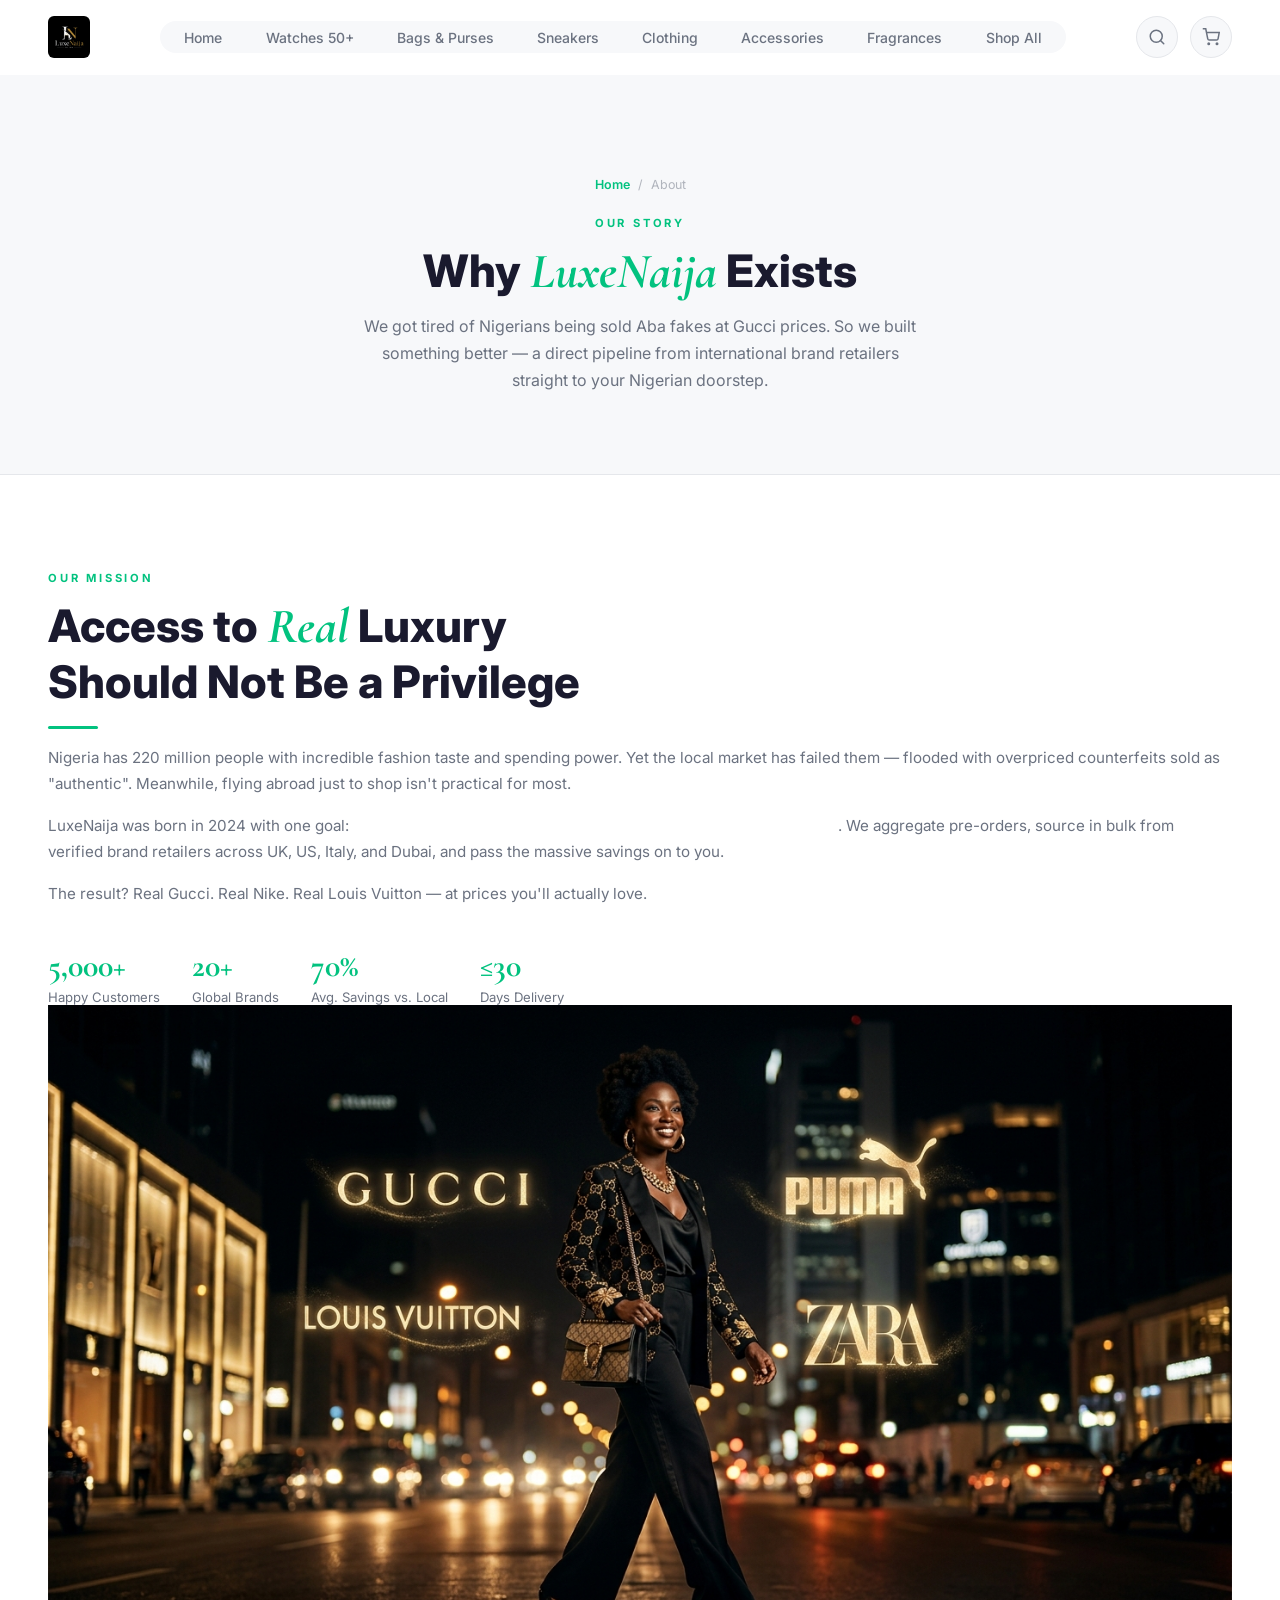
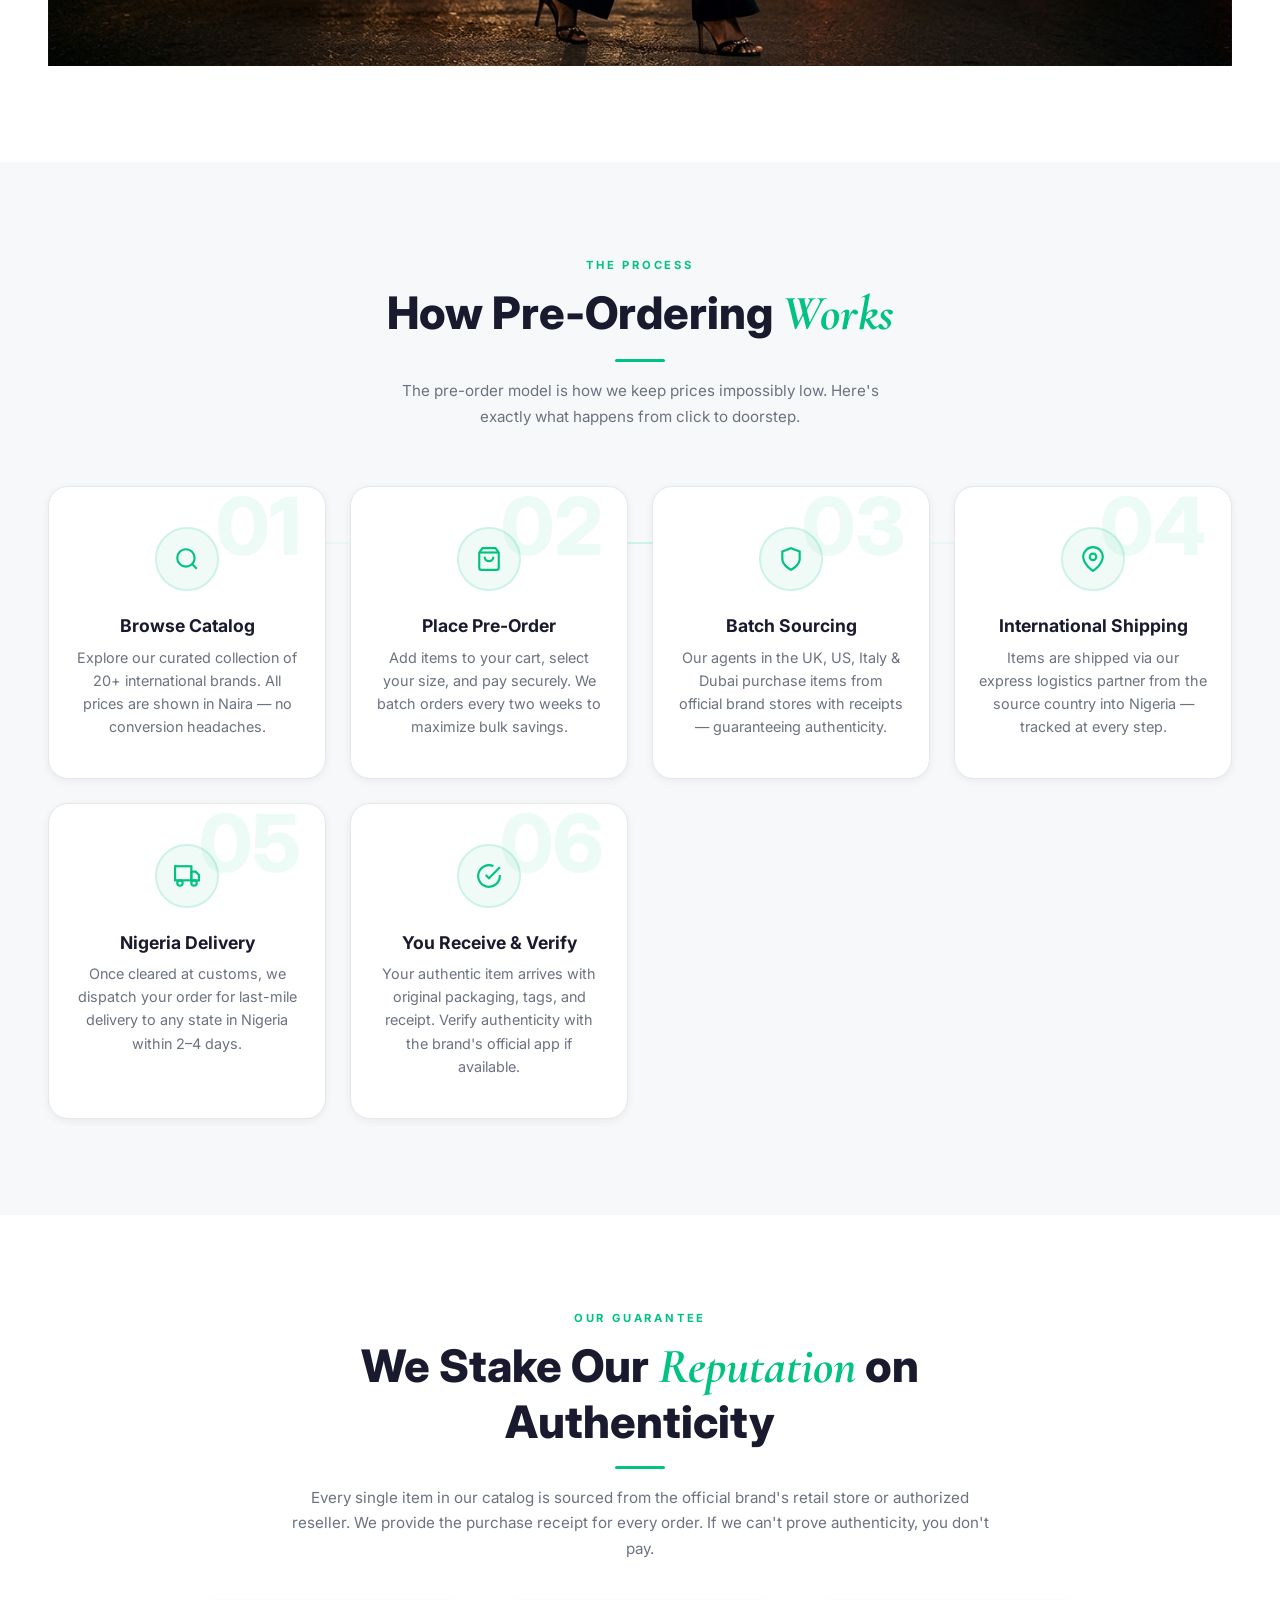
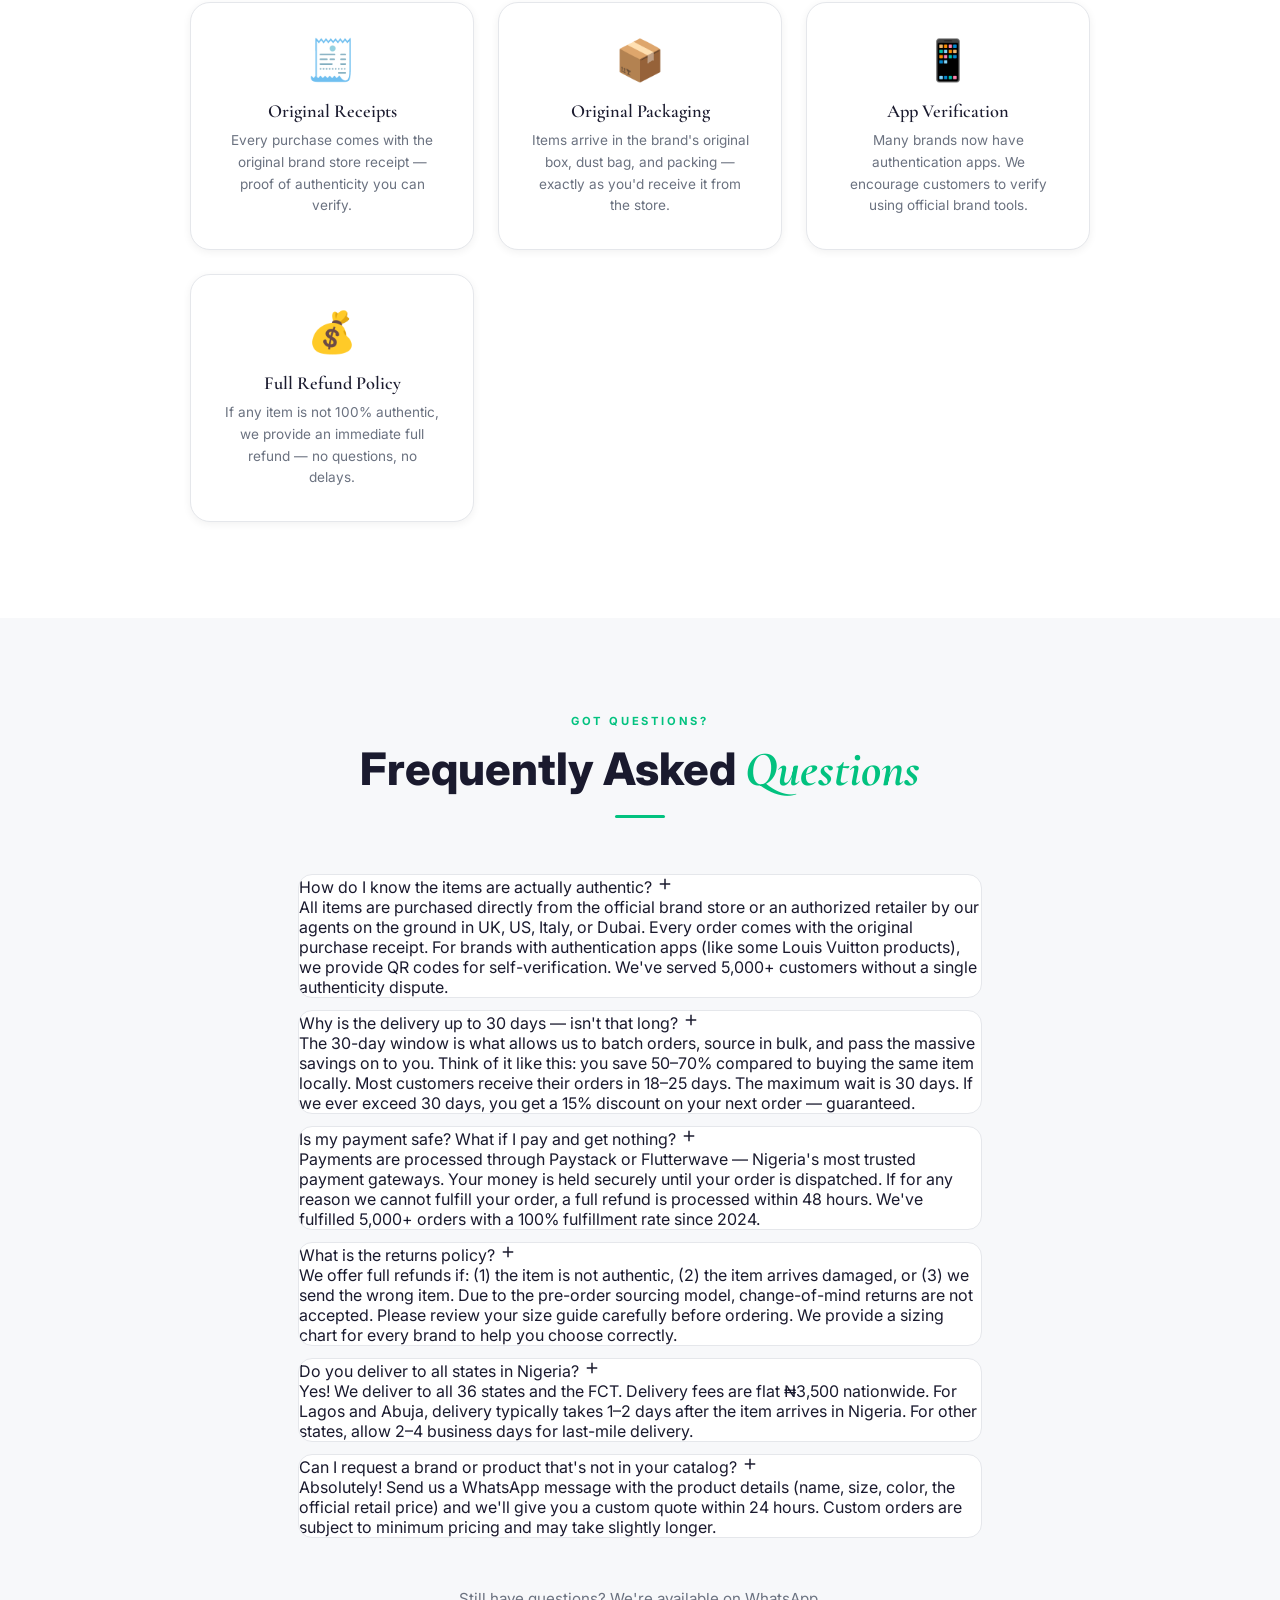
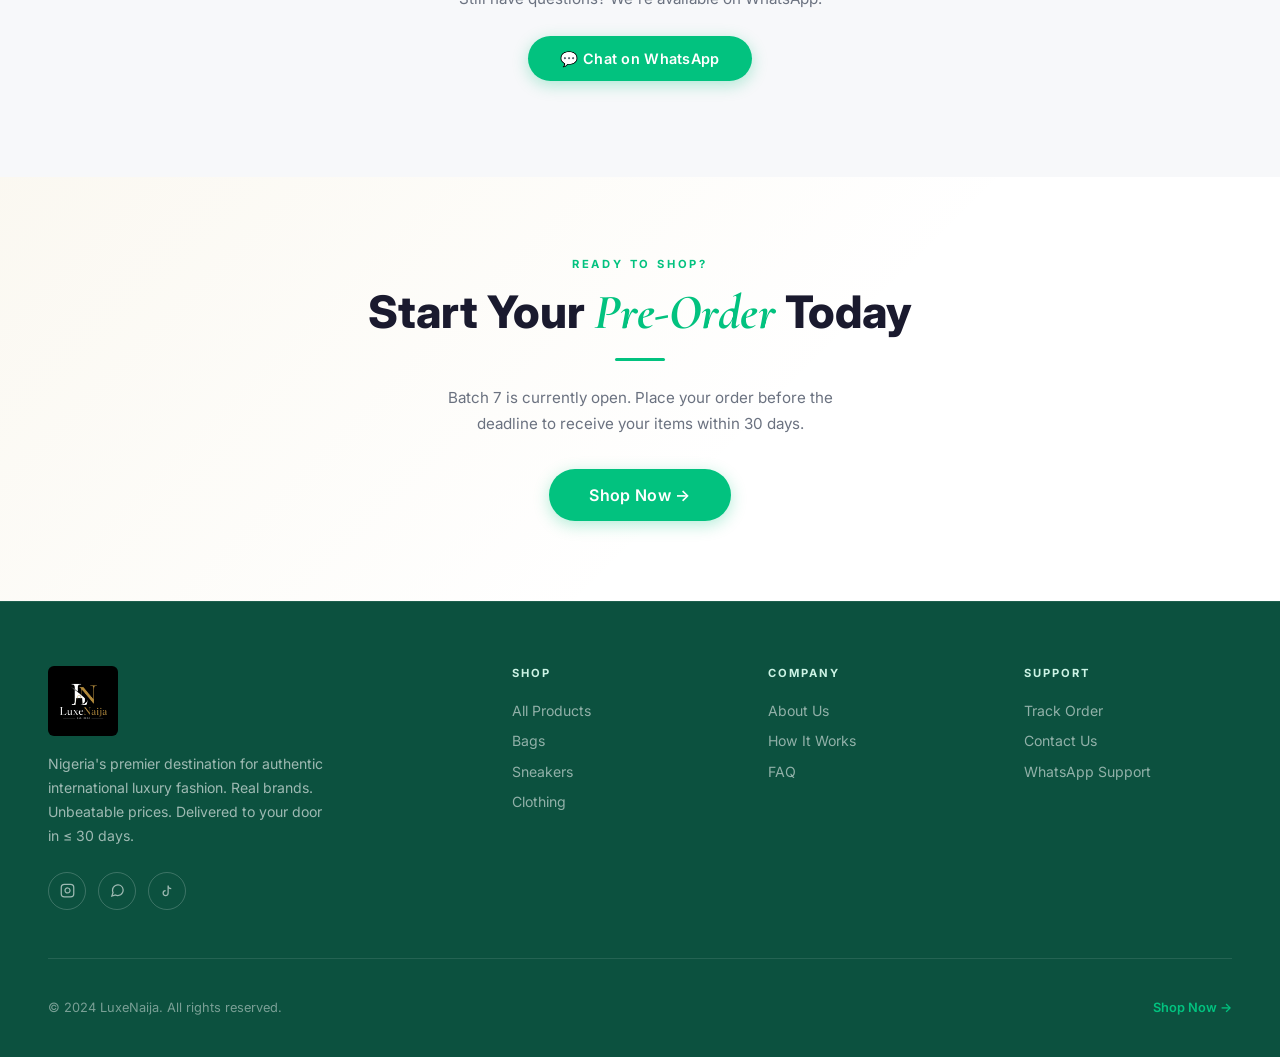
<file: about.html>
<!DOCTYPE html>
<html lang="en">
<head>
  <meta charset="UTF-8">
  <meta name="viewport" content="width=device-width, initial-scale=1.0">
  <title>About Us & How It Works — LuxeNaija</title>
  <meta name="description" content="Learn how LuxeNaija brings authentic international luxury fashion to Nigeria at unbeatable prices, delivered in ≤30 days via pre-order.">
  <link rel="stylesheet" href="css/style.css">
  <link rel="stylesheet" href="css/animations.css">
  <link rel="icon" href="data:image/svg+xml,<svg xmlns='http://www.w3.org/2000/svg' viewBox='0 0 100 100'><text y='.9em' font-size='90'>👑</text></svg>">
</head>
<body>

<!-- Page Loader -->
<div class="page-loader" id="page-loader">
  <div class="loader-logo">Luxe<span>Naija</span></div>
  <div class="loader-bar"><div class="loader-bar-fill"></div></div>
</div>

<!-- Scroll Progress -->
<div class="scroll-progress" id="scroll-progress"></div>

<!-- Promo Bar -->
<div class="promo-bar" aria-label="Promotions">
  <div class="promo-track" id="promo-track">
    <div class="promo-item"><span class="promo-dot"></span> 🔥 Batch 7 Now Open — Pre-Order Before It Closes!</div>
    <div class="promo-item"><span class="promo-dot"></span> ✈️ Free Delivery on Orders Above ₦150,000</div>
    <div class="promo-item"><span class="promo-dot"></span> 💎 100% Authentic — Official Brand Receipts Included</div>
    <div class="promo-item"><span class="promo-dot"></span> 🚀 Up to 70% Cheaper Than Local Market Prices</div>
    <div class="promo-item"><span class="promo-dot"></span> 🇳🇬 Delivery Nationwide — Lagos, Abuja, PH & More</div>
    <div class="promo-item"><span class="promo-dot"></span> 🔥 Batch 7 Now Open — Pre-Order Before It Closes!</div>
    <div class="promo-item"><span class="promo-dot"></span> ✈️ Free Delivery on Orders Above ₦150,000</div>
    <div class="promo-item"><span class="promo-dot"></span> 💎 100% Authentic — Official Brand Receipts Included</div>
    <div class="promo-item"><span class="promo-dot"></span> 🚀 Up to 70% Cheaper Than Local Market Prices</div>
    <div class="promo-item"><span class="promo-dot"></span> 🇳🇬 Delivery Nationwide — Lagos, Abuja, PH & More</div>
  </div>
</div>

<!-- NAVBAR -->
<nav class="navbar scrolled" id="navbar">
  <div class="container">
    <a href="index.html" class="nav-logo">
      <img src="images/logo.jpg" alt="LuxeNaija Logo" class="nav-logo-img">
    </a>
        <ul class="nav-links">
      <li><a href="index.html" id="nav-home">Home</a></li>
      <li><a href="products.html?cat=watches" id="nav-watches" class="nav-link-badge">Watches <span>50+</span></a></li>
      <li><a href="products.html?cat=bags" id="nav-bags">Bags & Purses</a></li>
      <li><a href="products.html?cat=sneakers" id="nav-sneakers">Sneakers</a></li>
      <li><a href="products.html?cat=clothing" id="nav-clothing">Clothing</a></li>
      <li><a href="products.html?cat=accessories" id="nav-accessories">Accessories</a></li>
      <li><a href="products.html?cat=perfumes" id="nav-perfumes">Fragrances</a></li>
      <li><a href="products.html" id="nav-shop">Shop All</a></li>
    </ul>
    <div class="nav-actions">
      <button class="nav-icon-btn" id="search-trigger-btn" aria-label="Search catalog">
        <svg xmlns="http://www.w3.org/2000/svg" width="18" height="18" viewBox="0 0 24 24" fill="none" stroke="currentColor" stroke-width="2" stroke-linecap="round" stroke-linejoin="round"><circle cx="11" cy="11" r="8"/><line x1="21" y1="21" x2="16.65" y2="16.65"/></svg>
      </button>
      <button class="nav-icon-btn" id="cart-btn" aria-label="View cart" onclick="location.href='cart.html'">
        <svg xmlns="http://www.w3.org/2000/svg" width="18" height="18" viewBox="0 0 24 24" fill="none" stroke="currentColor" stroke-width="2"><circle cx="9" cy="21" r="1"/><circle cx="20" cy="21" r="1"/><path d="M1 1h4l2.68 13.39a2 2 0 0 0 2 1.61h9.72a2 2 0 0 0 2-1.61L23 6H6"/></svg>
        <span class="cart-count" id="cart-count">0</span>
      </button>
      <button class="hamburger" id="hamburger" aria-label="Open menu"><span></span><span></span><span></span></button>
    </div>
  </div>
</nav>
<div class="mobile-menu" id="mobile-menu" role="dialog" aria-modal="true">
  <button class="mobile-menu-close" id="mobile-menu-close" aria-label="Close menu">&#10005;</button>
  <a href="index.html">🏠 Home</a>
  <a href="products.html?cat=watches">⌚ Luxury Watches (50+)</a>
  <a href="products.html?cat=bags">👜 Designer Bags & Purses</a>
  <a href="products.html?cat=sneakers">👟 Exclusive Sneakers</a>
  <a href="products.html?cat=clothing">👕 High Fashion & Clothing</a>
  <a href="products.html?cat=accessories">💍 Jewelry & Designer Belts</a>
  <a href="products.html?cat=perfumes">✨ Luxury Fragrances</a>
  <a href="products.html">🛍️ Shop All Products</a>
  <a href="about.html">ℹ️ How It Works</a>
  <a href="cart.html">🛒 View Cart</a>
</div>

<!-- PAGE HERO -->
<div class="page-hero">
  <div class="container">
    <div class="breadcrumb"><a href="index.html">Home</a><span>/</span><span>About</span></div>
    <div class="section-label">Our Story</div>
    <h1 class="section-title">Why <em>LuxeNaija</em> Exists</h1>
    <p class="text-muted" style="margin-top:0.75rem;max-width:560px;margin-inline:auto;font-size:1rem">
      We got tired of Nigerians being sold Aba fakes at Gucci prices. So we built something better — a direct pipeline from international brand retailers straight to your Nigerian doorstep.
    </p>
  </div>
</div>

<!-- MISSION SECTION -->
<section class="about-mission section" id="mission">
  <div class="container">
    <div class="about-grid">
      <div class="fade-up">
        <div class="section-label">Our Mission</div>
        <h2 class="section-title">Access to <em>Real</em> Luxury<br>Should Not Be a Privilege</h2>
        <div class="gold-divider"></div>
        <p class="text-muted" style="margin-top:0.75rem">
          Nigeria has 220 million people with incredible fashion taste and spending power. Yet the local market has failed them — flooded with overpriced counterfeits sold as "authentic". Meanwhile, flying abroad just to shop isn't practical for most.
        </p>
        <p class="text-muted" style="margin-top:1rem">
          LuxeNaija was born in 2024 with one goal: <strong style="color:#fff">make authentic international fashion accessible to every Nigerian</strong>. We aggregate pre-orders, source in bulk from verified brand retailers across UK, US, Italy, and Dubai, and pass the massive savings on to you.
        </p>
        <p class="text-muted" style="margin-top:1rem">
          The result? Real Gucci. Real Nike. Real Louis Vuitton — at prices you'll actually love.
        </p>
        <div style="display:flex;gap:2rem;margin-top:2.5rem;flex-wrap:wrap">
          <div>
            <div style="font-family:var(--font-display);font-size:2rem;font-weight:700;color:var(--green)">5,000+</div>
            <div style="font-size:0.82rem;color:var(--text-muted);margin-top:0.25rem">Happy Customers</div>
          </div>
          <div>
            <div style="font-family:var(--font-display);font-size:2rem;font-weight:700;color:var(--green)">20+</div>
            <div style="font-size:0.82rem;color:var(--text-muted);margin-top:0.25rem">Global Brands</div>
          </div>
          <div>
            <div style="font-family:var(--font-display);font-size:2rem;font-weight:700;color:var(--green)">70%</div>
            <div style="font-size:0.82rem;color:var(--text-muted);margin-top:0.25rem">Avg. Savings vs. Local</div>
          </div>
          <div>
            <div style="font-family:var(--font-display);font-size:2rem;font-weight:700;color:var(--green)">≤30</div>
            <div style="font-size:0.82rem;color:var(--text-muted);margin-top:0.25rem">Days Delivery</div>
          </div>
        </div>
      </div>
      <div class="fade-up about-img" style="transition-delay:0.15s">
        <img src="images/hero_banner.jpg" alt="LuxeNaija story — authentic luxury in Nigeria" style="height:100%;object-fit:cover">
      </div>
    </div>
  </div>
</section>

<!-- HOW IT WORKS DETAILED -->
<section class="how-it-works section" id="how-it-works" style="background:var(--off-white)">
  <div class="container">
    <div class="section-header centered">
      <div class="section-label">The Process</div>
      <h2 class="section-title">How Pre-Ordering <em>Works</em></h2>
      <div class="gold-divider" style="margin-inline:auto"></div>
      <p class="text-muted" style="margin-top:0.5rem;max-width:480px;margin-inline:auto">
        The pre-order model is how we keep prices impossibly low. Here's exactly what happens from click to doorstep.
      </p>
    </div>
    <div class="steps-grid">
      <div class="step-card fade-up">
        <div class="step-number">01</div>
        <div class="step-icon">
          <svg xmlns="http://www.w3.org/2000/svg" width="26" height="26" viewBox="0 0 24 24" fill="none" stroke="currentColor" stroke-width="2"><circle cx="11" cy="11" r="8"/><line x1="21" y1="21" x2="16.65" y2="16.65"/></svg>
        </div>
        <div class="step-title">Browse Catalog</div>
        <p class="step-desc">Explore our curated collection of 20+ international brands. All prices are shown in Naira — no conversion headaches.</p>
      </div>
      <div class="step-card fade-up" style="transition-delay:0.08s">
        <div class="step-number">02</div>
        <div class="step-icon">
          <svg xmlns="http://www.w3.org/2000/svg" width="26" height="26" viewBox="0 0 24 24" fill="none" stroke="currentColor" stroke-width="2"><path d="M6 2 3 6v14a2 2 0 0 0 2 2h14a2 2 0 0 0 2-2V6l-3-4z"/><line x1="3" y1="6" x2="21" y2="6"/><path d="M16 10a4 4 0 0 1-8 0"/></svg>
        </div>
        <div class="step-title">Place Pre-Order</div>
        <p class="step-desc">Add items to your cart, select your size, and pay securely. We batch orders every two weeks to maximize bulk savings.</p>
      </div>
      <div class="step-card fade-up" style="transition-delay:0.16s">
        <div class="step-number">03</div>
        <div class="step-icon">
          <svg xmlns="http://www.w3.org/2000/svg" width="26" height="26" viewBox="0 0 24 24" fill="none" stroke="currentColor" stroke-width="2"><path d="M12 22s8-4 8-10V5l-8-3-8 3v7c0 6 8 10 8 10z"/></svg>
        </div>
        <div class="step-title">Batch Sourcing</div>
        <p class="step-desc">Our agents in the UK, US, Italy & Dubai purchase items from official brand stores with receipts — guaranteeing authenticity.</p>
      </div>
      <div class="step-card fade-up" style="transition-delay:0.24s">
        <div class="step-number">04</div>
        <div class="step-icon">
          <svg xmlns="http://www.w3.org/2000/svg" width="26" height="26" viewBox="0 0 24 24" fill="none" stroke="currentColor" stroke-width="2"><path d="M21 10c0 7-9 13-9 13s-9-6-9-13a9 9 0 0 1 18 0z"/><circle cx="12" cy="10" r="3"/></svg>
        </div>
        <div class="step-title">International Shipping</div>
        <p class="step-desc">Items are shipped via our express logistics partner from the source country into Nigeria — tracked at every step.</p>
      </div>
      <div class="step-card fade-up" style="transition-delay:0.32s">
        <div class="step-number">05</div>
        <div class="step-icon">
          <svg xmlns="http://www.w3.org/2000/svg" width="26" height="26" viewBox="0 0 24 24" fill="none" stroke="currentColor" stroke-width="2"><rect x="1" y="3" width="15" height="13"/><polygon points="16 8 20 8 23 11 23 16 16 16 16 8"/><circle cx="5.5" cy="18.5" r="2.5"/><circle cx="18.5" cy="18.5" r="2.5"/></svg>
        </div>
        <div class="step-title">Nigeria Delivery</div>
        <p class="step-desc">Once cleared at customs, we dispatch your order for last-mile delivery to any state in Nigeria within 2–4 days.</p>
      </div>
      <div class="step-card fade-up" style="transition-delay:0.4s">
        <div class="step-number">06</div>
        <div class="step-icon">
          <svg xmlns="http://www.w3.org/2000/svg" width="26" height="26" viewBox="0 0 24 24" fill="none" stroke="currentColor" stroke-width="2"><path d="M22 11.08V12a10 10 0 1 1-5.93-9.14"/><polyline points="22 4 12 14.01 9 11.01"/></svg>
        </div>
        <div class="step-title">You Receive & Verify</div>
        <p class="step-desc">Your authentic item arrives with original packaging, tags, and receipt. Verify authenticity with the brand's official app if available.</p>
      </div>
    </div>
  </div>
</section>

<!-- AUTHENTICITY SECTION -->
<section class="section" id="authenticity">
  <div class="container">
    <div style="max-width:700px;margin-inline:auto;text-align:center">
      <div class="section-label">Our Guarantee</div>
      <h2 class="section-title">We Stake Our <em>Reputation</em> on Authenticity</h2>
      <div class="gold-divider" style="margin-inline:auto"></div>
      <p class="text-muted" style="margin-top:0.75rem;margin-bottom:2.5rem">
        Every single item in our catalog is sourced from the official brand's retail store or authorized reseller. We provide the purchase receipt for every order. If we can't prove authenticity, you don't pay.
      </p>
    </div>
    <div style="display:grid;grid-template-columns:repeat(auto-fit,minmax(220px,1fr));gap:1.5rem;max-width:900px;margin-inline:auto">
      <div class="glass-card" style="padding:2rem;text-align:center">
        <div style="font-size:2.5rem;margin-bottom:1rem">🧾</div>
        <div style="font-family:var(--font-display);font-size:1.15rem;font-weight:600;margin-bottom:0.5rem">Original Receipts</div>
        <p style="font-size:0.85rem;color:var(--text-muted);line-height:1.6">Every purchase comes with the original brand store receipt — proof of authenticity you can verify.</p>
      </div>
      <div class="glass-card" style="padding:2rem;text-align:center">
        <div style="font-size:2.5rem;margin-bottom:1rem">📦</div>
        <div style="font-family:var(--font-display);font-size:1.15rem;font-weight:600;margin-bottom:0.5rem">Original Packaging</div>
        <p style="font-size:0.85rem;color:var(--text-muted);line-height:1.6">Items arrive in the brand's original box, dust bag, and packing — exactly as you'd receive it from the store.</p>
      </div>
      <div class="glass-card" style="padding:2rem;text-align:center">
        <div style="font-size:2.5rem;margin-bottom:1rem">📱</div>
        <div style="font-family:var(--font-display);font-size:1.15rem;font-weight:600;margin-bottom:0.5rem">App Verification</div>
        <p style="font-size:0.85rem;color:var(--text-muted);line-height:1.6">Many brands now have authentication apps. We encourage customers to verify using official brand tools.</p>
      </div>
      <div class="glass-card" style="padding:2rem;text-align:center">
        <div style="font-size:2.5rem;margin-bottom:1rem">💰</div>
        <div style="font-family:var(--font-display);font-size:1.15rem;font-weight:600;margin-bottom:0.5rem">Full Refund Policy</div>
        <p style="font-size:0.85rem;color:var(--text-muted);line-height:1.6">If any item is not 100% authentic, we provide an immediate full refund — no questions, no delays.</p>
      </div>
    </div>
  </div>
</section>

<!-- FAQ SECTION -->
<section class="section" id="faq" style="background:var(--off-white)">
  <div class="container" style="max-width:780px">
    <div class="section-header centered">
      <div class="section-label">Got Questions?</div>
      <h2 class="section-title">Frequently Asked <em>Questions</em></h2>
      <div class="gold-divider" style="margin-inline:auto"></div>
    </div>
    <div class="faq-list" id="faq-list">

      <div class="faq-item">
        <div class="faq-q" role="button" aria-expanded="false" tabindex="0" id="faq-q1">
          How do I know the items are actually authentic?
          <svg xmlns="http://www.w3.org/2000/svg" width="18" height="18" viewBox="0 0 24 24" fill="none" stroke="currentColor" stroke-width="2" style="transition:transform 0.3s"><line x1="12" y1="5" x2="12" y2="19"/><line x1="5" y1="12" x2="19" y2="12"/></svg>
        </div>
        <div class="faq-a" id="faq-a1">
          All items are purchased directly from the official brand store or an authorized retailer by our agents on the ground in UK, US, Italy, or Dubai. Every order comes with the original purchase receipt. For brands with authentication apps (like some Louis Vuitton products), we provide QR codes for self-verification. We've served 5,000+ customers without a single authenticity dispute.
        </div>
      </div>

      <div class="faq-item">
        <div class="faq-q" role="button" aria-expanded="false" tabindex="0" id="faq-q2">
          Why is the delivery up to 30 days — isn't that long?
          <svg xmlns="http://www.w3.org/2000/svg" width="18" height="18" viewBox="0 0 24 24" fill="none" stroke="currentColor" stroke-width="2" style="transition:transform 0.3s"><line x1="12" y1="5" x2="12" y2="19"/><line x1="5" y1="12" x2="19" y2="12"/></svg>
        </div>
        <div class="faq-a" id="faq-a2">
          The 30-day window is what allows us to batch orders, source in bulk, and pass the massive savings on to you. Think of it like this: you save 50–70% compared to buying the same item locally. Most customers receive their orders in 18–25 days. The maximum wait is 30 days. If we ever exceed 30 days, you get a 15% discount on your next order — guaranteed.
        </div>
      </div>

      <div class="faq-item">
        <div class="faq-q" role="button" aria-expanded="false" tabindex="0" id="faq-q3">
          Is my payment safe? What if I pay and get nothing?
          <svg xmlns="http://www.w3.org/2000/svg" width="18" height="18" viewBox="0 0 24 24" fill="none" stroke="currentColor" stroke-width="2" style="transition:transform 0.3s"><line x1="12" y1="5" x2="12" y2="19"/><line x1="5" y1="12" x2="19" y2="12"/></svg>
        </div>
        <div class="faq-a" id="faq-a3">
          Payments are processed through Paystack or Flutterwave — Nigeria's most trusted payment gateways. Your money is held securely until your order is dispatched. If for any reason we cannot fulfill your order, a full refund is processed within 48 hours. We've fulfilled 5,000+ orders with a 100% fulfillment rate since 2024.
        </div>
      </div>

      <div class="faq-item">
        <div class="faq-q" role="button" aria-expanded="false" tabindex="0" id="faq-q4">
          What is the returns policy?
          <svg xmlns="http://www.w3.org/2000/svg" width="18" height="18" viewBox="0 0 24 24" fill="none" stroke="currentColor" stroke-width="2" style="transition:transform 0.3s"><line x1="12" y1="5" x2="12" y2="19"/><line x1="5" y1="12" x2="19" y2="12"/></svg>
        </div>
        <div class="faq-a" id="faq-a4">
          We offer full refunds if: (1) the item is not authentic, (2) the item arrives damaged, or (3) we send the wrong item. Due to the pre-order sourcing model, change-of-mind returns are not accepted. Please review your size guide carefully before ordering. We provide a sizing chart for every brand to help you choose correctly.
        </div>
      </div>

      <div class="faq-item">
        <div class="faq-q" role="button" aria-expanded="false" tabindex="0" id="faq-q5">
          Do you deliver to all states in Nigeria?
          <svg xmlns="http://www.w3.org/2000/svg" width="18" height="18" viewBox="0 0 24 24" fill="none" stroke="currentColor" stroke-width="2" style="transition:transform 0.3s"><line x1="12" y1="5" x2="12" y2="19"/><line x1="5" y1="12" x2="19" y2="12"/></svg>
        </div>
        <div class="faq-a" id="faq-a5">
          Yes! We deliver to all 36 states and the FCT. Delivery fees are flat ₦3,500 nationwide. For Lagos and Abuja, delivery typically takes 1–2 days after the item arrives in Nigeria. For other states, allow 2–4 business days for last-mile delivery.
        </div>
      </div>

      <div class="faq-item">
        <div class="faq-q" role="button" aria-expanded="false" tabindex="0" id="faq-q6">
          Can I request a brand or product that's not in your catalog?
          <svg xmlns="http://www.w3.org/2000/svg" width="18" height="18" viewBox="0 0 24 24" fill="none" stroke="currentColor" stroke-width="2" style="transition:transform 0.3s"><line x1="12" y1="5" x2="12" y2="19"/><line x1="5" y1="12" x2="19" y2="12"/></svg>
        </div>
        <div class="faq-a" id="faq-a6">
          Absolutely! Send us a WhatsApp message with the product details (name, size, color, the official retail price) and we'll give you a custom quote within 24 hours. Custom orders are subject to minimum pricing and may take slightly longer.
        </div>
      </div>

    </div>

    <div style="text-align:center;margin-top:3rem">
      <p class="text-muted" style="margin-bottom:1.5rem">Still have questions? We're available on WhatsApp.</p>
      <a href="#" class="btn btn-primary" id="whatsapp-cta">
        💬 Chat on WhatsApp
      </a>
    </div>
  </div>
</section>

<!-- CTA BANNER -->
<section style="padding:5rem 0;background:linear-gradient(135deg,rgba(201,168,76,0.08),transparent 60%)">
  <div class="container" style="text-align:center">
    <div class="section-label">Ready to Shop?</div>
    <h2 class="section-title">Start Your <em>Pre-Order</em> Today</h2>
    <div class="gold-divider" style="margin-inline:auto;margin-top:1rem;margin-bottom:1.5rem"></div>
    <p class="text-muted" style="max-width:400px;margin-inline:auto;margin-bottom:2rem">
      Batch 7 is currently open. Place your order before the deadline to receive your items within 30 days.
    </p>
    <a href="products.html" class="btn btn-primary btn-lg" id="about-cta-shop">Shop Now →</a>
  </div>
</section>

<!-- FOOTER -->
<footer>
  <div class="container">
    <div class="footer-grid">
      <div class="footer-brand">
        <img src="images/logo.jpg" alt="LuxeNaija Logo" class="footer-logo-img">
        <p class="footer-desc">Nigeria's premier destination for authentic international luxury fashion. Real brands. Unbeatable prices. Delivered to your door in ≤ 30 days.</p>
        <div class="footer-socials">
          <a href="#" class="social-btn" aria-label="Instagram" id="footer-instagram">
            <svg xmlns="http://www.w3.org/2000/svg" width="15" height="15" viewBox="0 0 24 24" fill="none" stroke="currentColor" stroke-width="2"><rect x="2" y="2" width="20" height="20" rx="5"/><path d="M16 11.37A4 4 0 1 1 12.63 8 4 4 0 0 1 16 11.37z"/><line x1="17.5" y1="6.5" x2="17.51" y2="6.5"/></svg>
          </a>
          <a href="#" class="social-btn" aria-label="WhatsApp" id="footer-whatsapp">
            <svg xmlns="http://www.w3.org/2000/svg" width="15" height="15" viewBox="0 0 24 24" fill="none" stroke="currentColor" stroke-width="2"><path d="M21 11.5a8.38 8.38 0 0 1-.9 3.8 8.5 8.5 0 0 1-7.6 4.7 8.38 8.38 0 0 1-3.8-.9L3 21l1.9-5.7a8.38 8.38 0 0 1-.9-3.8 8.5 8.5 0 0 1 4.7-7.6 8.38 8.38 0 0 1 3.8-.9h.5a8.48 8.48 0 0 1 8 8v.5z"/></svg>
          </a>
          <a href="#" class="social-btn" aria-label="TikTok" id="footer-tiktok">
            <svg xmlns="http://www.w3.org/2000/svg" width="15" height="15" viewBox="0 0 24 24" fill="none" stroke="currentColor" stroke-width="2"><path d="M9 12a4 4 0 1 0 4 4V4a5 5 0 0 0 5 5"/></svg>
          </a>
        </div>
      </div>
      <div class="footer-col">
        <div class="footer-col-title">Shop</div>
        <ul>
          <li><a href="products.html" id="footer-all">All Products</a></li>
          <li><a href="products.html?cat=bags" id="footer-bags">Bags</a></li>
          <li><a href="products.html?cat=sneakers" id="footer-sneakers">Sneakers</a></li>
          <li><a href="products.html?cat=clothing" id="footer-clothing">Clothing</a></li>
        </ul>
      </div>
      <div class="footer-col">
        <div class="footer-col-title">Company</div>
        <ul>
          <li><a href="about.html" id="footer-about">About Us</a></li>
          <li><a href="about.html#how-it-works" id="footer-how">How It Works</a></li>
          <li><a href="about.html#faq" id="footer-faq">FAQ</a></li>
        </ul>
      </div>
      <div class="footer-col">
        <div class="footer-col-title">Support</div>
        <ul>
          <li><a href="#" id="footer-track">Track Order</a></li>
          <li><a href="#" id="footer-contact">Contact Us</a></li>
          <li><a href="#" id="footer-whatsapp-support">WhatsApp Support</a></li>
        </ul>
      </div>
    </div>
    <div class="footer-bottom">
      <p>© 2024 LuxeNaija. All rights reserved.</p>
      <a href="products.html" class="btn-ghost">Shop Now →</a>
    </div>
  </div>
</footer>

<!-- Live Search Modal -->
<div class="search-modal" id="search-modal" role="dialog" aria-modal="true">
  <div class="search-box-container">
    <div class="search-input-wrap">
      <svg xmlns="http://www.w3.org/2000/svg" width="20" height="20" viewBox="0 0 24 24" fill="none" stroke="currentColor" stroke-width="2"><circle cx="11" cy="11" r="8"/><line x1="21" y1="21" x2="16.65" y2="16.65"/></svg>
      <input type="text" class="search-input" id="search-modal-input" placeholder="Search Gucci, Nike, Zara, Bags, Sneakers..." aria-label="Search items">
      <button class="search-close-btn" id="search-modal-close" aria-label="Close search">✕</button>
    </div>
    <div class="search-results-grid" id="search-modal-results"></div>
  </div>
</div>

<div class="toast" id="toast"><span class="toast-icon">✓</span><span id="toast-msg"></span></div>

<script src="js/products-data.js"></script>
<script src="js/animations.js"></script>
<script src="js/main.js"></script>
</body>
</html>
</file>
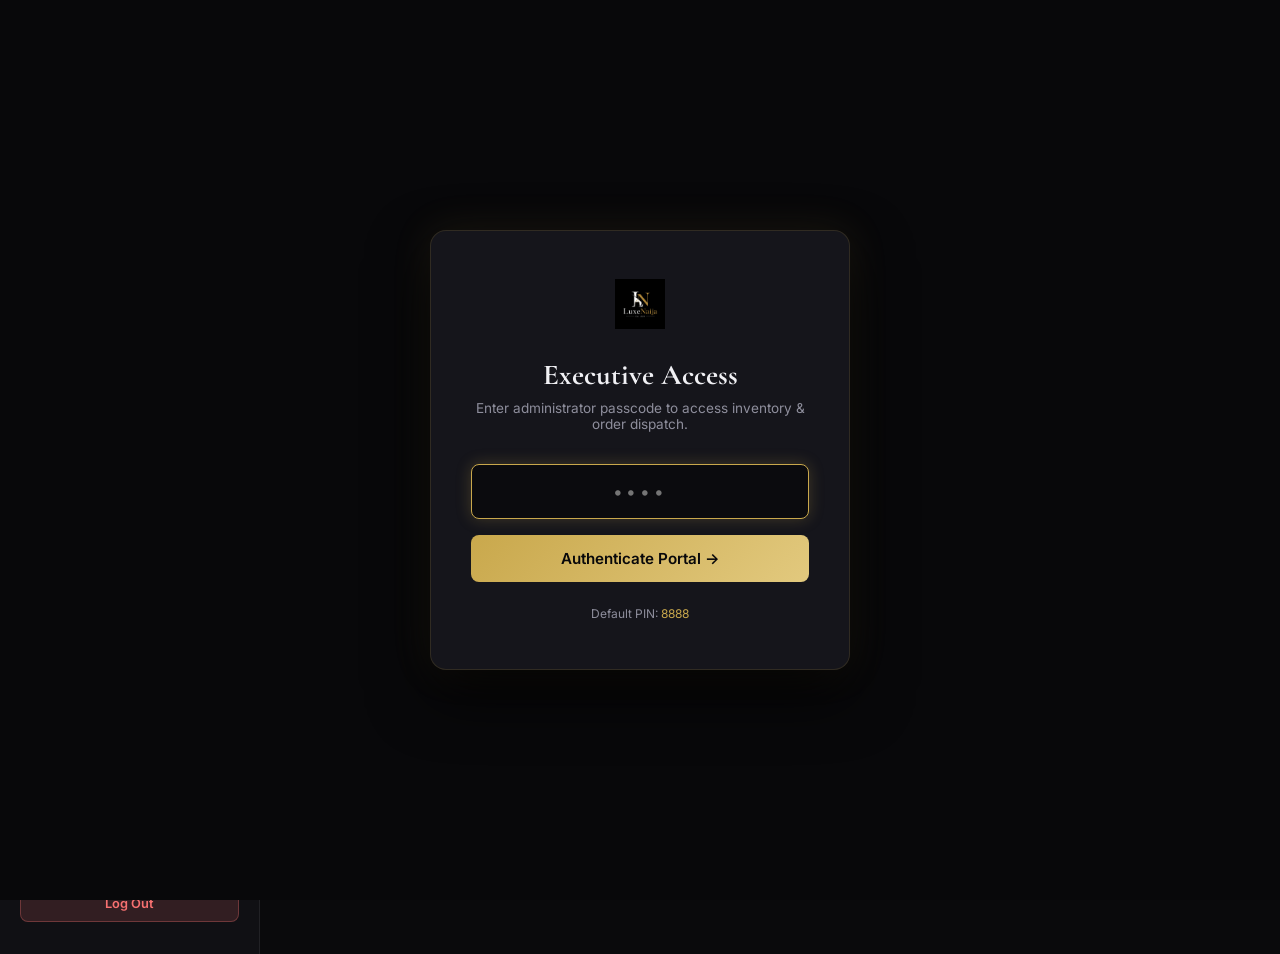
<file: admin.html>
<!DOCTYPE html>
<html lang="en">
<head>
  <meta charset="UTF-8">
  <meta name="viewport" content="width=device-width, initial-scale=1.0">
  <title>LuxeNaija — Executive Admin Portal</title>
  <meta name="robots" content="noindex, nofollow">
  <link rel="stylesheet" href="css/admin.css">
  <link href="https://fonts.googleapis.com/css2?family=Cormorant+Garamond:wght@600;700&family=Inter:wght@400;500;600;700&display=swap" rel="stylesheet">
</head>
<body>

  <!-- ════════════════════ AUTH LOCK SCREEN ════════════════════ -->
  <div class="admin-lock-screen" id="admin-lock">
    <div class="lock-card">
      <img src="images/logo.jpg" alt="LuxeNaija" class="lock-logo">
      <h2 class="lock-title">Executive Access</h2>
      <p class="lock-subtitle">Enter administrator passcode to access inventory & order dispatch.</p>
      
      <form id="admin-auth-form" class="pin-input-group">
        <input type="password" id="admin-pin" class="pin-input" placeholder="••••" maxlength="12" required autofocus>
        <button type="submit" class="btn-admin">Authenticate Portal →</button>
      </form>
      <div id="auth-error" style="color:var(--admin-red);font-size:0.8rem;margin-top:1rem;display:none">
        Invalid access credentials. Please try again.
      </div>
      <div style="margin-top:1.5rem;font-size:0.75rem;color:var(--admin-text-muted)">
        Default PIN: <code style="color:var(--admin-gold)">8888</code>
      </div>
    </div>
  </div>

  <!-- ════════════════════ ADMIN DASHBOARD ════════════════════ -->
  <!-- Sidebar -->
  <aside class="admin-sidebar">
    <div class="admin-brand">
      <img src="images/logo.jpg" alt="Logo" style="height:34px;border-radius:4px">
      <div>
        <div style="font-weight:700;font-size:1.05rem;color:var(--admin-text);letter-spacing:0.02em">Luxe<span style="color:var(--admin-gold)">Admin</span></div>
        <div style="font-size:0.65rem;color:var(--admin-gold);letter-spacing:0.1em;text-transform:uppercase">Internal System</div>
      </div>
    </div>

    <nav class="admin-nav">
      <a class="admin-nav-item active" data-tab="tab-overview">
        <svg fill="none" stroke="currentColor" stroke-width="2" viewBox="0 0 24 24"><rect width="7" height="9" x="3" y="3" rx="1"/><rect width="7" height="5" x="14" y="3" rx="1"/><rect width="7" height="9" x="14" y="12" rx="1"/><rect width="7" height="5" x="3" y="16" rx="1"/></svg>
        Overview
      </a>
      <a class="admin-nav-item" data-tab="tab-orders">
        <svg fill="none" stroke="currentColor" stroke-width="2" viewBox="0 0 24 24"><path d="M6 2 3 6v14a2 2 0 0 0 2 2h14a2 2 0 0 0 2-2V6l-3-4z"/><line x1="3" x2="21" y1="6" y2="6"/><path d="M16 10a4 4 0 0 1-8 0"/></svg>
        Pre-Orders <span id="orders-badge" class="badge badge-amber" style="margin-left:auto;font-size:0.7rem">0</span>
      </a>
      <a class="admin-nav-item" data-tab="tab-products">
        <svg fill="none" stroke="currentColor" stroke-width="2" viewBox="0 0 24 24"><path d="m7.5 4.27 9 5.15"/><path d="M21 8a2 2 0 0 0-1-1.73l-7-4a2 2 0 0 0-2 0l-7 4A2 2 0 0 0 3 8v8a2 2 0 0 0 1 1.73l7 4a2 2 0 0 0 2 0l7-4A2 2 0 0 0 21 16Z"/><path d="m3.3 7 8.7 5 8.7-5"/><path d="M12 22V12"/></svg>
        Product Catalog
      </a>
      <a class="admin-nav-item" data-tab="tab-batches">
        <svg fill="none" stroke="currentColor" stroke-width="2" viewBox="0 0 24 24"><circle cx="12" cy="12" r="10"/><polyline points="12 6 12 12 16 14"/></svg>
        Batch Pipeline
      </a>
    </nav>

    <div style="margin-top:auto;padding-top:1.5rem;border-top:1px solid var(--admin-border-subtle);display:flex;flex-direction:column;gap:0.75rem">
      <a href="index.html" target="_blank" class="btn-admin btn-admin-outline" style="font-size:0.8rem;padding:0.6rem">
        View Storefront ↗
      </a>
      <button id="admin-logout-btn" class="btn-admin btn-admin-danger" style="font-size:0.8rem;padding:0.6rem">
        Log Out
      </button>
    </div>
  </aside>

  <!-- Main View -->
  <main class="admin-main">

    <!-- ── TAB: OVERVIEW ── -->
    <div class="admin-tab active" id="tab-overview">
      <div class="admin-header">
        <div class="admin-header-title">
          <h1>Operations Dashboard</h1>
          <p>Real-time pre-order aggregation and international sourcing status</p>
        </div>
        <button class="btn-admin" id="quick-add-prod-btn">
          + Add New Product
        </button>
      </div>

      <!-- Stats -->
      <div class="stats-grid">
        <div class="stat-card">
          <div class="stat-label">Total Pre-Order Revenue</div>
          <div class="stat-val" id="stat-revenue">₦0</div>
          <div class="stat-change">↑ Active Batch 7 Gross</div>
        </div>
        <div class="stat-card">
          <div class="stat-label">Total Pre-Orders Placed</div>
          <div class="stat-val" id="stat-orders-count">0</div>
          <div class="stat-change" id="stat-orders-pending">0 Pending Dispatch</div>
        </div>
        <div class="stat-card">
          <div class="stat-label">Catalog Products Active</div>
          <div class="stat-val" id="stat-products-count">0</div>
          <div class="stat-change">10 Global Brands</div>
        </div>
        <div class="stat-card">
          <div class="stat-label">Current Batch Deadline</div>
          <div class="stat-val" style="font-size:1.5rem;margin-top:0.25rem">6 Days Left</div>
          <div class="stat-change" style="color:var(--admin-gold)">Batch 7 (Closing Soon)</div>
        </div>
      </div>

      <!-- Recent Orders Quick Table -->
      <div class="admin-card">
        <div class="card-top">
          <div class="card-title">Recent Pre-Orders</div>
          <button class="btn-admin btn-admin-outline" onclick="switchAdminTab('tab-orders')">View All Pre-Orders →</button>
        </div>
        <div class="admin-table-wrap">
          <table class="admin-table">
            <thead>
              <tr>
                <th>Order Ref</th>
                <th>Customer</th>
                <th>Destination</th>
                <th>Items Sourced</th>
                <th>Total Paid</th>
                <th>Status</th>
                <th>Action</th>
              </tr>
            </thead>
            <tbody id="overview-orders-tbody">
              <!-- Rendered by JS -->
            </tbody>
          </table>
        </div>
      </div>
    </div>

    <!-- ── TAB: ORDERS ── -->
    <div class="admin-tab" id="tab-orders">
      <div class="admin-header">
        <div class="admin-header-title">
          <h1>Pre-Order Management</h1>
          <p>Track payments, overseas procurement, international flights & dispatch</p>
        </div>
        <button class="btn-admin btn-admin-outline" id="export-orders-btn">
          Export Orders CSV
        </button>
      </div>

      <div class="admin-card">
        <div class="card-top">
          <div style="display:flex;gap:1rem;flex-wrap:wrap;align-items:center">
            <input type="text" id="order-search" class="form-control" placeholder="Search reference, customer, or state..." style="width:280px">
            <select id="order-filter-status" class="form-control" style="width:180px">
              <option value="">All Statuses</option>
              <option value="Payment Confirmed">Payment Confirmed</option>
              <option value="Sourcing in UK/US/Dubai">Sourcing Abroad</option>
              <option value="Shipped to Nigeria">Shipped to Nigeria</option>
              <option value="Customs Cleared">Customs Cleared</option>
              <option value="Delivered">Delivered</option>
            </select>
          </div>
        </div>

        <div class="admin-table-wrap">
          <table class="admin-table">
            <thead>
              <tr>
                <th>Order ID</th>
                <th>Customer Details</th>
                <th>Delivery Address</th>
                <th>Purchased Items</th>
                <th>Amount Paid</th>
                <th>Current Status</th>
                <th>Change Status</th>
              </tr>
            </thead>
            <tbody id="all-orders-tbody">
              <!-- Rendered by JS -->
            </tbody>
          </table>
        </div>
      </div>
    </div>

    <!-- ── TAB: PRODUCTS ── -->
    <div class="admin-tab" id="tab-products">
      <div class="admin-header">
        <div class="admin-header-title">
          <h1>Product Inventory</h1>
          <p>Add, manage, feature, or price luxury catalog pieces</p>
        </div>
        <button class="btn-admin" id="add-product-btn">
          + Add New Product
        </button>
      </div>

      <div class="admin-card">
        <div class="card-top">
          <input type="text" id="product-search" class="form-control" placeholder="Search products by brand or name..." style="width:300px">
        </div>

        <div class="admin-table-wrap">
          <table class="admin-table">
            <thead>
              <tr>
                <th>Image</th>
                <th>Brand & Item</th>
                <th>Category</th>
                <th>Pre-Order Price</th>
                <th>Original Market</th>
                <th>Savings</th>
                <th>Featured</th>
                <th>Actions</th>
              </tr>
            </thead>
            <tbody id="all-products-tbody">
              <!-- Rendered by JS -->
            </tbody>
          </table>
        </div>
      </div>
    </div>

    <!-- ── TAB: BATCH PIPELINE ── -->
    <div class="admin-tab" id="tab-batches">
      <div class="admin-header">
        <div class="admin-header-title">
          <h1>Pre-Order Batch Control</h1>
          <p>Configure consolidation windows and international shipping freight schedules</p>
        </div>
      </div>

      <div class="form-grid" style="gap:1.5rem">
        <div class="admin-card">
          <div class="card-title" style="margin-bottom:1rem">Active Batch 7</div>
          <p style="color:var(--admin-text-muted);font-size:0.85rem;margin-bottom:1.5rem">Current active pre-order consolidation pool for Lagos/Abuja/Nationwide delivery.</p>
          
          <div class="form-group">
            <label>Consolidation Target</label>
            <input type="text" class="form-control" value="₦15,000,000 / ₦20,000,000" readonly>
          </div>
          <div class="form-group">
            <label>Batch Close Date</label>
            <input type="text" class="form-control" value="August 20, 2024 (6 days remaining)">
          </div>
          <div class="form-group">
            <label>Assigned Freight Route</label>
            <input type="text" class="form-control" value="London Heathrow (LHR) ➔ Lagos Murtala Muhammed (LOS)">
          </div>
          <button class="btn-admin" style="margin-top:0.5rem">Save Batch Configuration</button>
        </div>

        <div class="admin-card">
          <div class="card-title" style="margin-bottom:1rem">Next Sourcing Windows</div>
          <div style="display:flex;flex-direction:column;gap:1rem;margin-top:1rem">
            <div style="padding:1rem;background:rgba(255,255,255,0.02);border:1px solid var(--admin-border-subtle);border-radius:8px">
              <div style="font-weight:600;color:var(--admin-gold)">Batch 8 (Dubai & Milan)</div>
              <div style="font-size:0.8rem;color:var(--admin-text-muted);margin-top:0.25rem">Opens Aug 21, 2024 • Est. Delivery Sept 12, 2024</div>
            </div>
            <div style="padding:1rem;background:rgba(255,255,255,0.02);border:1px solid var(--admin-border-subtle);border-radius:8px">
              <div style="font-weight:600;color:var(--admin-text)">Batch 9 (New York & Paris)</div>
              <div style="font-size:0.8rem;color:var(--admin-text-muted);margin-top:0.25rem">Opens Sept 05, 2024 • Est. Delivery Sept 28, 2024</div>
            </div>
          </div>
        </div>
      </div>
    </div>

  </main>

  <!-- ════════════════════ ADD / EDIT PRODUCT MODAL ════════════════════ -->
  <div class="admin-modal" id="product-modal">
    <div class="modal-card">
      <div style="display:flex;align-items:center;justify-content:space-between;margin-bottom:1.5rem">
        <h2 id="modal-title" style="font-family:'Cormorant Garamond',serif;font-size:1.8rem;font-weight:700">Add Luxury Product</h2>
        <button id="modal-close-btn" style="background:transparent;border:none;color:var(--admin-text-muted);font-size:1.5rem;cursor:pointer">✕</button>
      </div>

      <form id="product-form">
        <input type="hidden" id="prod-id">
        <div class="form-grid">
          <div class="form-group">
            <label>Brand Name</label>
            <input type="text" id="prod-brand" class="form-control" placeholder="e.g. Gucci, Rolex, Prada" required>
          </div>
          <div class="form-group">
            <label>Category</label>
            <select id="prod-category" class="form-control" required>
              <option value="bags">Bags & Purses</option>
              <option value="sneakers">Sneakers & Footwear</option>
              <option value="clothing">Clothing & Apparel</option>
              <option value="accessories">Accessories & Watches</option>
            </select>
          </div>
          <div class="form-group full-width">
            <label>Product Title</label>
            <input type="text" id="prod-name" class="form-control" placeholder="e.g. Classic Double Flap Caviar" required>
          </div>
          <div class="form-group">
            <label>Pre-Order Price (₦)</label>
            <input type="number" id="prod-price" class="form-control" placeholder="185000" required>
          </div>
          <div class="form-group">
            <label>Original Store Price (₦)</label>
            <input type="number" id="prod-orig-price" class="form-control" placeholder="620000" required>
          </div>
          <div class="form-group">
            <label>Gender / Target</label>
            <select id="prod-gender" class="form-control">
              <option value="unisex">Unisex</option>
              <option value="women">Women</option>
              <option value="men">Men</option>
            </select>
          </div>
          <div class="form-group">
            <label>Delivery Estimate (Days)</label>
            <input type="number" id="prod-days" class="form-control" value="20" required>
          </div>
          <div class="form-group full-width">
            <label>Available Sizes (comma separated)</label>
            <input type="text" id="prod-sizes" class="form-control" placeholder="EU 40, EU 41, EU 42, EU 43" required>
          </div>
          <div class="form-group full-width">
            <label>Product Image (File or URL)</label>
            <input type="file" id="prod-image-file" class="form-control" accept="image/*" style="margin-bottom:0.5rem">
            <input type="text" id="prod-image-url" class="form-control" placeholder="or enter image path like images/product_rolex_submariner.jpg">
          </div>
          <div class="form-group full-width">
            <label>Description & Provenance</label>
            <textarea id="prod-desc" class="form-control" rows="3" placeholder="Craftsmanship details, materials, authenticity packaging..." required></textarea>
          </div>
          <div class="form-group full-width" style="display:flex;flex-direction:row;align-items:center;gap:0.5rem">
            <input type="checkbox" id="prod-featured" style="accent-color:var(--admin-gold);width:18px;height:18px">
            <label for="prod-featured" style="cursor:pointer;margin:0">Feature on Homepage</label>
          </div>
        </div>

        <div style="display:flex;gap:1rem;margin-top:1.5rem">
          <button type="submit" class="btn-admin" style="flex:1">Save & Publish to Catalog</button>
          <button type="button" id="modal-cancel-btn" class="btn-admin btn-admin-outline">Cancel</button>
        </div>
      </form>
    </div>
  </div>

  <script src="js/products-data.js"></script>
  <script src="js/admin.js"></script>
</body>
</html>
</file>
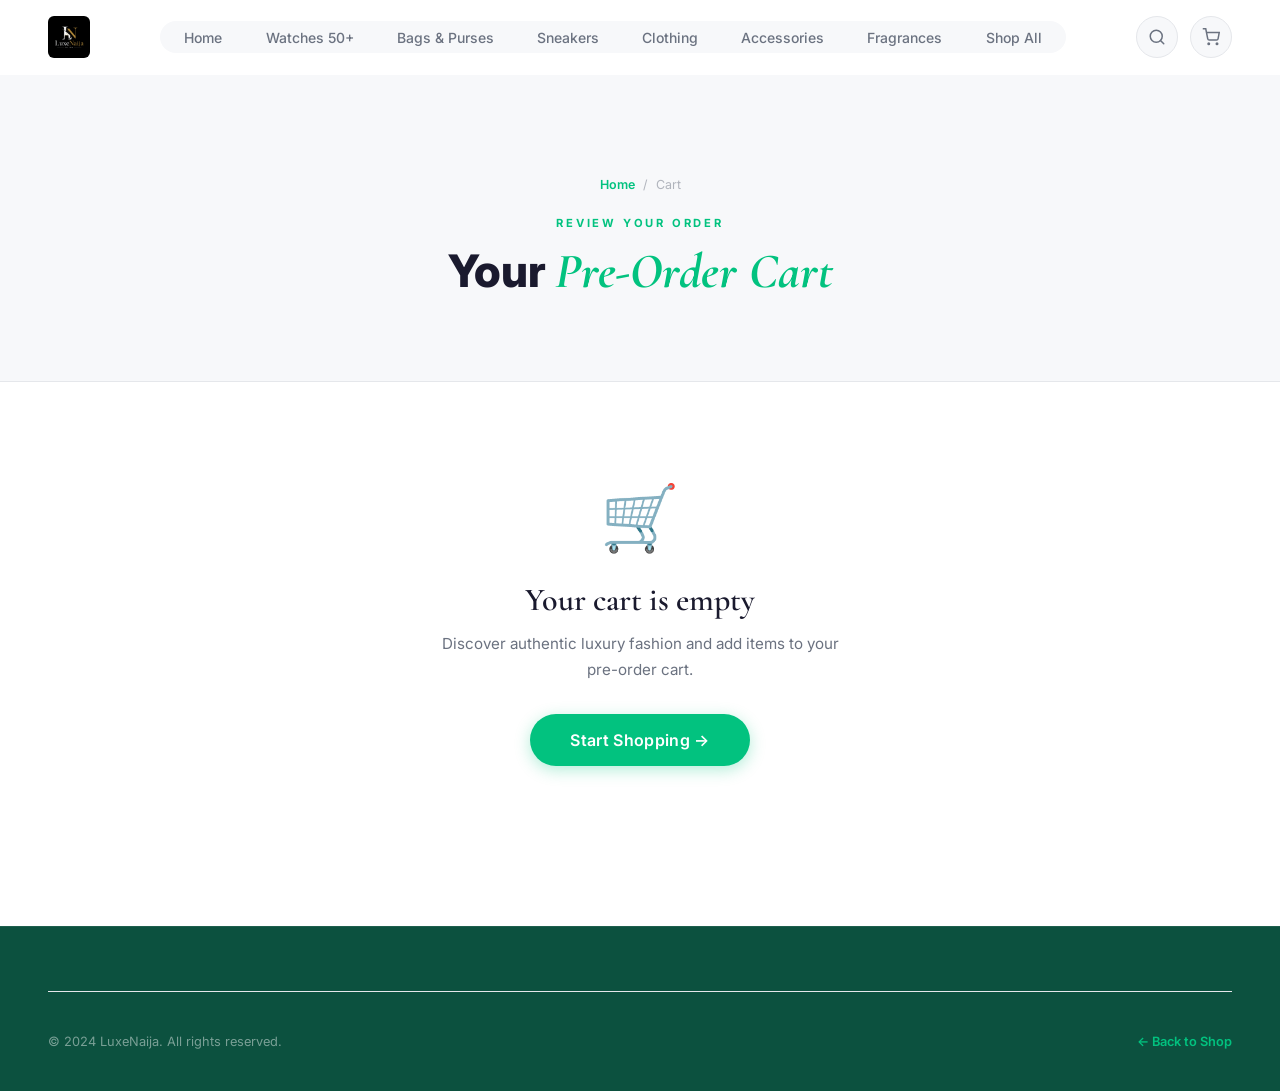
<file: cart.html>
<!DOCTYPE html>
<html lang="en">
<head>
  <meta charset="UTF-8">
  <meta name="viewport" content="width=device-width, initial-scale=1.0">
  <title>Your Cart — LuxeNaija</title>
  <meta name="description" content="Review your pre-order cart and complete checkout on LuxeNaija.">
  <link rel="stylesheet" href="css/style.css">
  <link rel="stylesheet" href="css/animations.css">
  <link rel="icon" href="data:image/svg+xml,<svg xmlns='http://www.w3.org/2000/svg' viewBox='0 0 100 100'><text y='.9em' font-size='90'>👑</text></svg>">
</head>
<body>

<!-- Page Loader -->
<div class="page-loader" id="page-loader">
  <div class="loader-logo">Luxe<span>Naija</span></div>
  <div class="loader-bar"><div class="loader-bar-fill"></div></div>
</div>

<!-- Scroll Progress -->
<div class="scroll-progress" id="scroll-progress"></div>

<!-- Promo Bar -->
<div class="promo-bar" aria-label="Promotions">
  <div class="promo-track" id="promo-track">
    <div class="promo-item"><span class="promo-dot"></span> 🔥 Batch 7 Now Open — Pre-Order Before It Closes!</div>
    <div class="promo-item"><span class="promo-dot"></span> ✈️ Free Delivery on Orders Above ₦150,000</div>
    <div class="promo-item"><span class="promo-dot"></span> 💎 100% Authentic — Official Brand Receipts Included</div>
    <div class="promo-item"><span class="promo-dot"></span> 🚀 Up to 70% Cheaper Than Local Market Prices</div>
    <div class="promo-item"><span class="promo-dot"></span> 🇳🇬 Delivery Nationwide — Lagos, Abuja, PH & More</div>
    <div class="promo-item"><span class="promo-dot"></span> 🔥 Batch 7 Now Open — Pre-Order Before It Closes!</div>
    <div class="promo-item"><span class="promo-dot"></span> ✈️ Free Delivery on Orders Above ₦150,000</div>
    <div class="promo-item"><span class="promo-dot"></span> 💎 100% Authentic — Official Brand Receipts Included</div>
    <div class="promo-item"><span class="promo-dot"></span> 🚀 Up to 70% Cheaper Than Local Market Prices</div>
    <div class="promo-item"><span class="promo-dot"></span> 🇳🇬 Delivery Nationwide — Lagos, Abuja, PH & More</div>
  </div>
</div>

<!-- NAVBAR -->
<nav class="navbar scrolled" id="navbar">
  <div class="container">
    <a href="index.html" class="nav-logo">
      <img src="images/logo.jpg" alt="LuxeNaija Logo" class="nav-logo-img">
    </a>
        <ul class="nav-links">
      <li><a href="index.html" id="nav-home">Home</a></li>
      <li><a href="products.html?cat=watches" id="nav-watches" class="nav-link-badge">Watches <span>50+</span></a></li>
      <li><a href="products.html?cat=bags" id="nav-bags">Bags & Purses</a></li>
      <li><a href="products.html?cat=sneakers" id="nav-sneakers">Sneakers</a></li>
      <li><a href="products.html?cat=clothing" id="nav-clothing">Clothing</a></li>
      <li><a href="products.html?cat=accessories" id="nav-accessories">Accessories</a></li>
      <li><a href="products.html?cat=perfumes" id="nav-perfumes">Fragrances</a></li>
      <li><a href="products.html" id="nav-shop">Shop All</a></li>
    </ul>
    <div class="nav-actions">
      <button class="nav-icon-btn" id="search-trigger-btn" aria-label="Search catalog">
        <svg xmlns="http://www.w3.org/2000/svg" width="18" height="18" viewBox="0 0 24 24" fill="none" stroke="currentColor" stroke-width="2" stroke-linecap="round" stroke-linejoin="round"><circle cx="11" cy="11" r="8"/><line x1="21" y1="21" x2="16.65" y2="16.65"/></svg>
      </button>
      <button class="nav-icon-btn" id="cart-btn" aria-label="View cart" onclick="location.href='cart.html'">
        <svg xmlns="http://www.w3.org/2000/svg" width="18" height="18" viewBox="0 0 24 24" fill="none" stroke="currentColor" stroke-width="2"><circle cx="9" cy="21" r="1"/><circle cx="20" cy="21" r="1"/><path d="M1 1h4l2.68 13.39a2 2 0 0 0 2 1.61h9.72a2 2 0 0 0 2-1.61L23 6H6"/></svg>
        <span class="cart-count" id="cart-count">0</span>
      </button>
      <button class="hamburger" id="hamburger" aria-label="Open menu"><span></span><span></span><span></span></button>
    </div>
  </div>
</nav>
<div class="mobile-menu" id="mobile-menu" role="dialog" aria-modal="true">
  <button class="mobile-menu-close" id="mobile-menu-close" aria-label="Close menu">&#10005;</button>
  <a href="index.html">🏠 Home</a>
  <a href="products.html?cat=watches">⌚ Luxury Watches (50+)</a>
  <a href="products.html?cat=bags">👜 Designer Bags & Purses</a>
  <a href="products.html?cat=sneakers">👟 Exclusive Sneakers</a>
  <a href="products.html?cat=clothing">👕 High Fashion & Clothing</a>
  <a href="products.html?cat=accessories">💍 Jewelry & Designer Belts</a>
  <a href="products.html?cat=perfumes">✨ Luxury Fragrances</a>
  <a href="products.html">🛍️ Shop All Products</a>
  <a href="about.html">ℹ️ How It Works</a>
  <a href="cart.html">🛒 View Cart</a>
</div>

<!-- PAGE HEADER -->
<div class="page-hero">
  <div class="container">
    <div class="breadcrumb"><a href="index.html">Home</a><span>/</span><span>Cart</span></div>
    <div class="section-label">Review Your Order</div>
    <h1 class="section-title">Your <em>Pre-Order Cart</em></h1>
  </div>
</div>

<!-- EMPTY CART STATE -->
<div id="cart-empty" style="display:none;text-align:center;padding:6rem 2rem">
  <div style="font-size:4rem;margin-bottom:1.5rem">🛒</div>
  <h2 style="font-family:var(--font-display);font-size:2rem;font-weight:600;margin-bottom:0.75rem">Your cart is empty</h2>
  <p class="text-muted" style="margin-bottom:2rem;max-width:400px;margin-inline:auto">Discover authentic luxury fashion and add items to your pre-order cart.</p>
  <a href="products.html" class="btn btn-primary btn-lg" id="empty-cart-shop">Start Shopping →</a>
</div>

<!-- CART CONTENT -->
<div class="container">
  <div class="cart-layout" id="cart-content" style="display:none">

    <!-- Cart Items -->
    <div>
      <div id="cart-items"></div>
      <div style="display:flex;justify-content:space-between;align-items:center;margin-top:1.5rem;flex-wrap:wrap;gap:0.75rem">
        <a href="products.html" class="btn btn-outline" id="cart-continue-shopping">← Continue Shopping</a>
        <div style="display:flex;align-items:center;gap:0.5rem;font-size:0.82rem;color:var(--text-muted)">
          <svg xmlns="http://www.w3.org/2000/svg" width="14" height="14" viewBox="0 0 24 24" fill="none" stroke="var(--green)" stroke-width="2"><path d="M12 22s8-4 8-10V5l-8-3-8 3v7c0 6 8 10 8 10z"/></svg>
          Buyer protection on all orders
        </div>
      </div>

      <!-- Savings summary banner -->
      <div style="margin-top:2rem;padding:1.5rem;background:linear-gradient(135deg,rgba(74,222,128,0.08),rgba(74,222,128,0.03));border:1px solid rgba(74,222,128,0.2);border-radius:var(--radius-md)">
        <div style="display:flex;align-items:center;gap:0.75rem">
          <span style="font-size:1.5rem">🎉</span>
          <div>
            <div style="font-weight:600;font-size:0.95rem;color:#4ade80">You're saving big!</div>
            <div style="font-size:0.85rem;color:var(--text-muted)">
              vs. local market prices: <strong style="color:#4ade80" id="summary-savings">₦0</strong>
            </div>
          </div>
        </div>
      </div>
    </div>

    <!-- Order Summary -->
    <div>
      <div class="order-summary" id="order-summary">
        <div class="order-summary-title">Order Summary</div>

        <div class="summary-row">
          <span>Subtotal</span>
          <span id="summary-subtotal">₦0</span>
        </div>
        <div class="summary-row">
          <span>Shipping (Nigeria-wide)</span>
          <span id="summary-shipping">₦3,500</span>
        </div>
        <div class="summary-row">
          <span>Pre-order processing</span>
          <span style="color:#4ade80">FREE</span>
        </div>
        <div class="summary-row total">
          <span>Total</span>
          <span class="total-val" id="summary-total">₦0</span>
        </div>

        <div style="margin:1.25rem 0;padding:0.85rem;background:var(--green-xlight);border:1px solid var(--border);border-radius:var(--radius-sm);font-size:0.82rem;color:var(--text-muted);display:flex;gap:0.5rem;align-items:flex-start">
          <span style="color:var(--green)">⏰</span>
          <span>Your order will be sourced within the current <strong style="color:#fff">Batch 7</strong> — estimated delivery <strong style="color:var(--green)">within 30 days</strong>.</span>
        </div>

        <!-- Delivery Form -->
        <form class="checkout-form" id="checkout-form" novalidate>
          <h3 style="font-family:var(--font-display);font-size:1.15rem;font-weight:600;margin-bottom:1rem">Delivery Details</h3>

          <div class="form-row">
            <div class="form-group">
              <label class="form-label" for="first-name">First Name</label>
              <input type="text" class="form-input" id="first-name" placeholder="Adaeze" required>
            </div>
            <div class="form-group">
              <label class="form-label" for="last-name">Last Name</label>
              <input type="text" class="form-input" id="last-name" placeholder="Okonkwo" required>
            </div>
          </div>

          <div class="form-group">
            <label class="form-label" for="phone">Phone Number (WhatsApp preferred)</label>
            <input type="tel" class="form-input" id="phone" placeholder="+234 801 234 5678" required>
          </div>

          <div class="form-group">
            <label class="form-label" for="email">Email Address</label>
            <input type="email" class="form-input" id="email" placeholder="you@email.com" required>
          </div>

          <div class="form-group">
            <label class="form-label" for="address">Delivery Address</label>
            <input type="text" class="form-input" id="address" placeholder="House No, Street Name, Area" required>
          </div>

          <div class="form-row">
            <div class="form-group">
              <label class="form-label" for="state">State</label>
              <select class="form-input" id="state" required>
                <option value="">Select State</option>
                <option>Abia</option><option>Adamawa</option><option>Akwa Ibom</option>
                <option>Anambra</option><option>Bauchi</option><option>Bayelsa</option>
                <option>Benue</option><option>Borno</option><option>Cross River</option>
                <option>Delta</option><option>Ebonyi</option><option>Edo</option>
                <option>Ekiti</option><option>Enugu</option><option>Gombe</option>
                <option>Imo</option><option>Jigawa</option><option>Kaduna</option>
                <option>Kano</option><option>Katsina</option><option>Kebbi</option>
                <option>Kogi</option><option>Kwara</option><option selected>Lagos</option>
                <option>Nasarawa</option><option>Niger</option><option>Ogun</option>
                <option>Ondo</option><option>Osun</option><option>Oyo</option>
                <option>Plateau</option><option>Rivers</option><option>Sokoto</option>
                <option>Taraba</option><option>Yobe</option><option>Zamfara</option>
                <option>FCT Abuja</option>
              </select>
            </div>
            <div class="form-group">
              <label class="form-label" for="city">City / LGA</label>
              <input type="text" class="form-input" id="city" placeholder="Ikeja" required>
            </div>
          </div>

          <h3 style="font-family:var(--font-display);font-size:1.15rem;font-weight:600;margin:1.25rem 0 0.75rem">Payment Method</h3>
          <div class="payment-methods">
            <div class="pay-method active" id="pay-paystack" role="button" tabindex="0">
              💳 Paystack
            </div>
            <div class="pay-method" id="pay-flutterwave" role="button" tabindex="0">
              ⚡ Flutterwave
            </div>
            <div class="pay-method" id="pay-transfer" role="button" tabindex="0">
              🏦 Bank Transfer
            </div>
          </div>

          <div style="margin:1rem 0;padding:0.75rem;background:var(--off-white);border-radius:var(--radius-sm);font-size:0.8rem;color:var(--text-muted);display:flex;align-items:center;gap:0.5rem">
            <span style="color:var(--green)">🔒</span>
            All payments are encrypted and secured by Paystack
          </div>

          <button type="submit" class="btn btn-primary btn-full btn-lg" id="place-order-btn">
            <svg xmlns="http://www.w3.org/2000/svg" width="18" height="18" viewBox="0 0 24 24" fill="none" stroke="currentColor" stroke-width="2.5"><path d="M22 11.08V12a10 10 0 1 1-5.93-9.14"/><polyline points="22 4 12 14.01 9 11.01"/></svg>
            Confirm Pre-Order →
          </button>
        </form>
      </div>
    </div>

  </div>
</div>

<!-- FOOTER -->
<footer style="margin-top:4rem">
  <div class="container">
    <div class="footer-bottom" style="padding-top:2rem;border-top:1px solid var(--border)">
      <p>© 2024 LuxeNaija. All rights reserved.</p>
      <a href="products.html" class="btn-ghost">← Back to Shop</a>
    </div>
  </div>
</footer>

<!-- Live Search Modal -->
<div class="search-modal" id="search-modal" role="dialog" aria-modal="true">
  <div class="search-box-container">
    <div class="search-input-wrap">
      <svg xmlns="http://www.w3.org/2000/svg" width="20" height="20" viewBox="0 0 24 24" fill="none" stroke="currentColor" stroke-width="2"><circle cx="11" cy="11" r="8"/><line x1="21" y1="21" x2="16.65" y2="16.65"/></svg>
      <input type="text" class="search-input" id="search-modal-input" placeholder="Search Gucci, Nike, Zara, Bags, Sneakers..." aria-label="Search items">
      <button class="search-close-btn" id="search-modal-close" aria-label="Close search">✕</button>
    </div>
    <div class="search-results-grid" id="search-modal-results"></div>
  </div>
</div>

<div class="toast" id="toast"><span class="toast-icon">✓</span><span id="toast-msg">Added to cart!</span></div>

<script src="js/products-data.js"></script>
<script src="js/animations.js"></script>
<script src="js/main.js"></script>
</body>
</html>
</file>
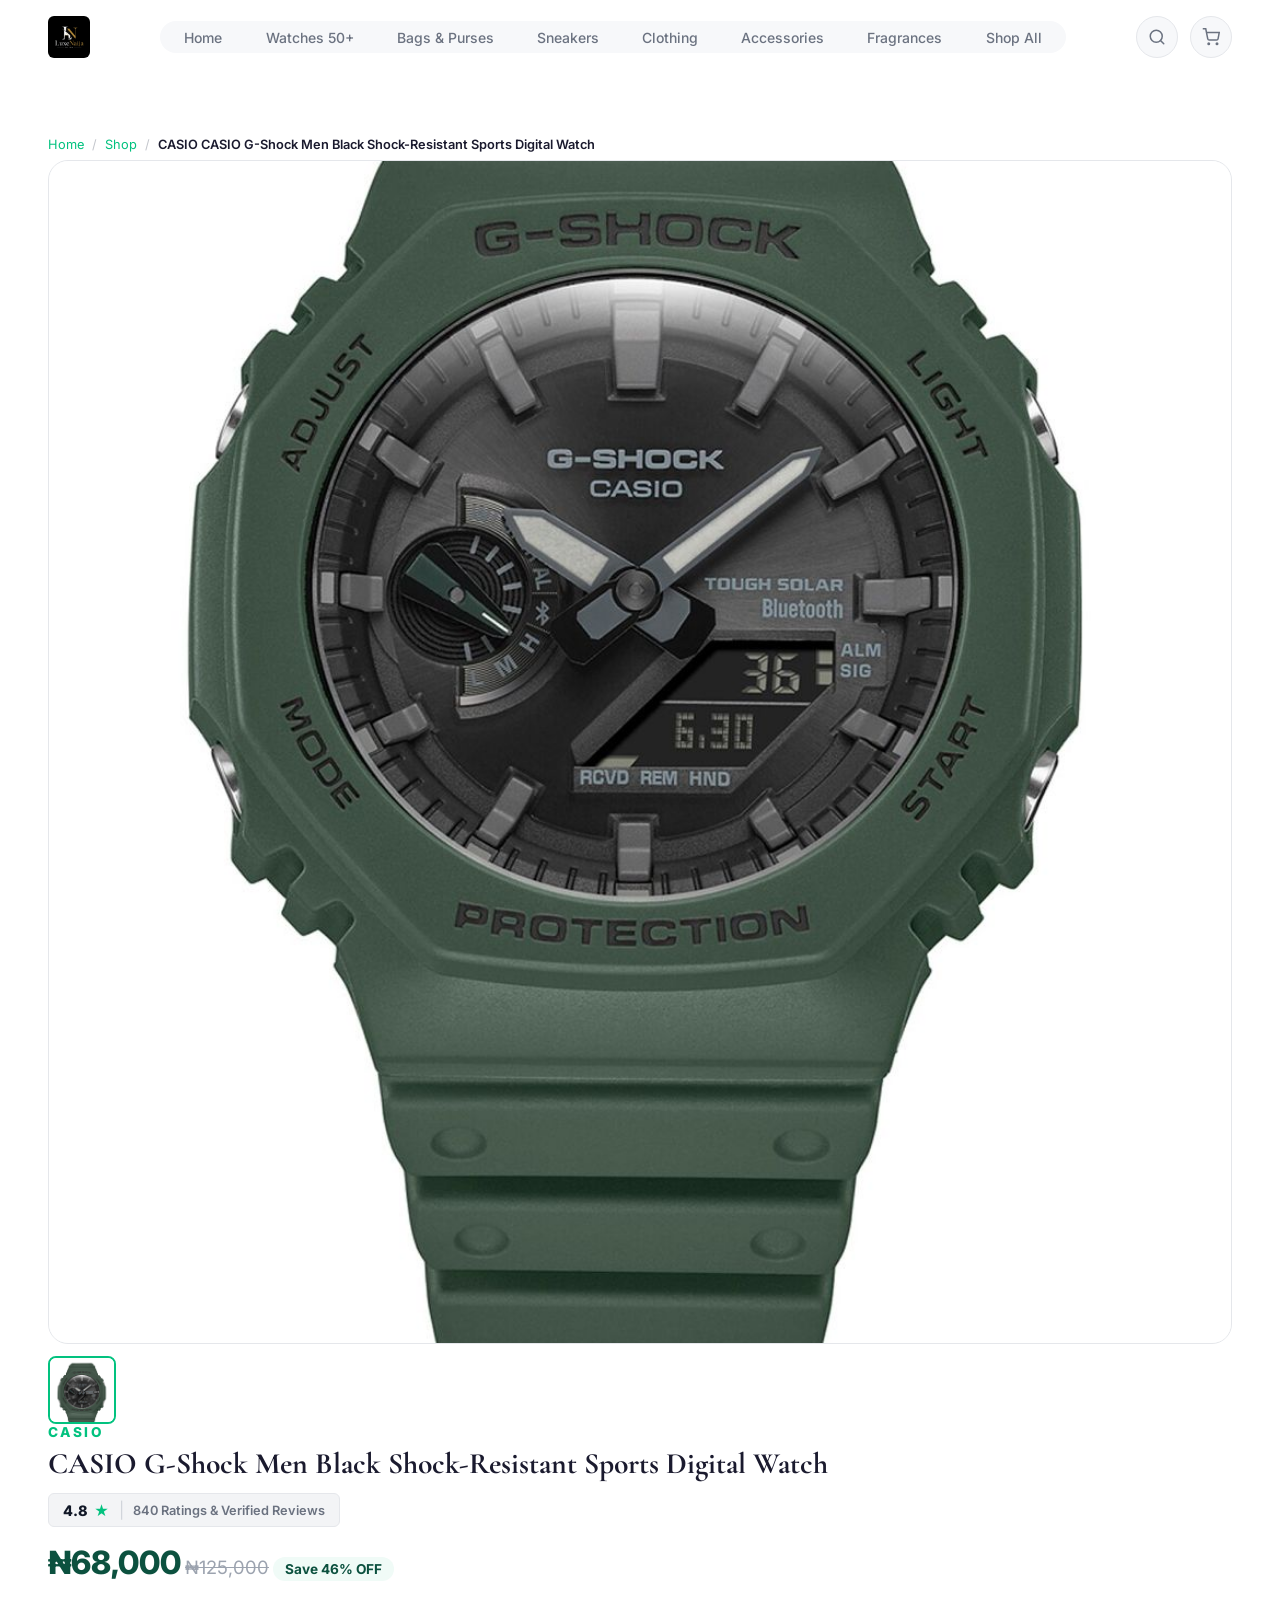
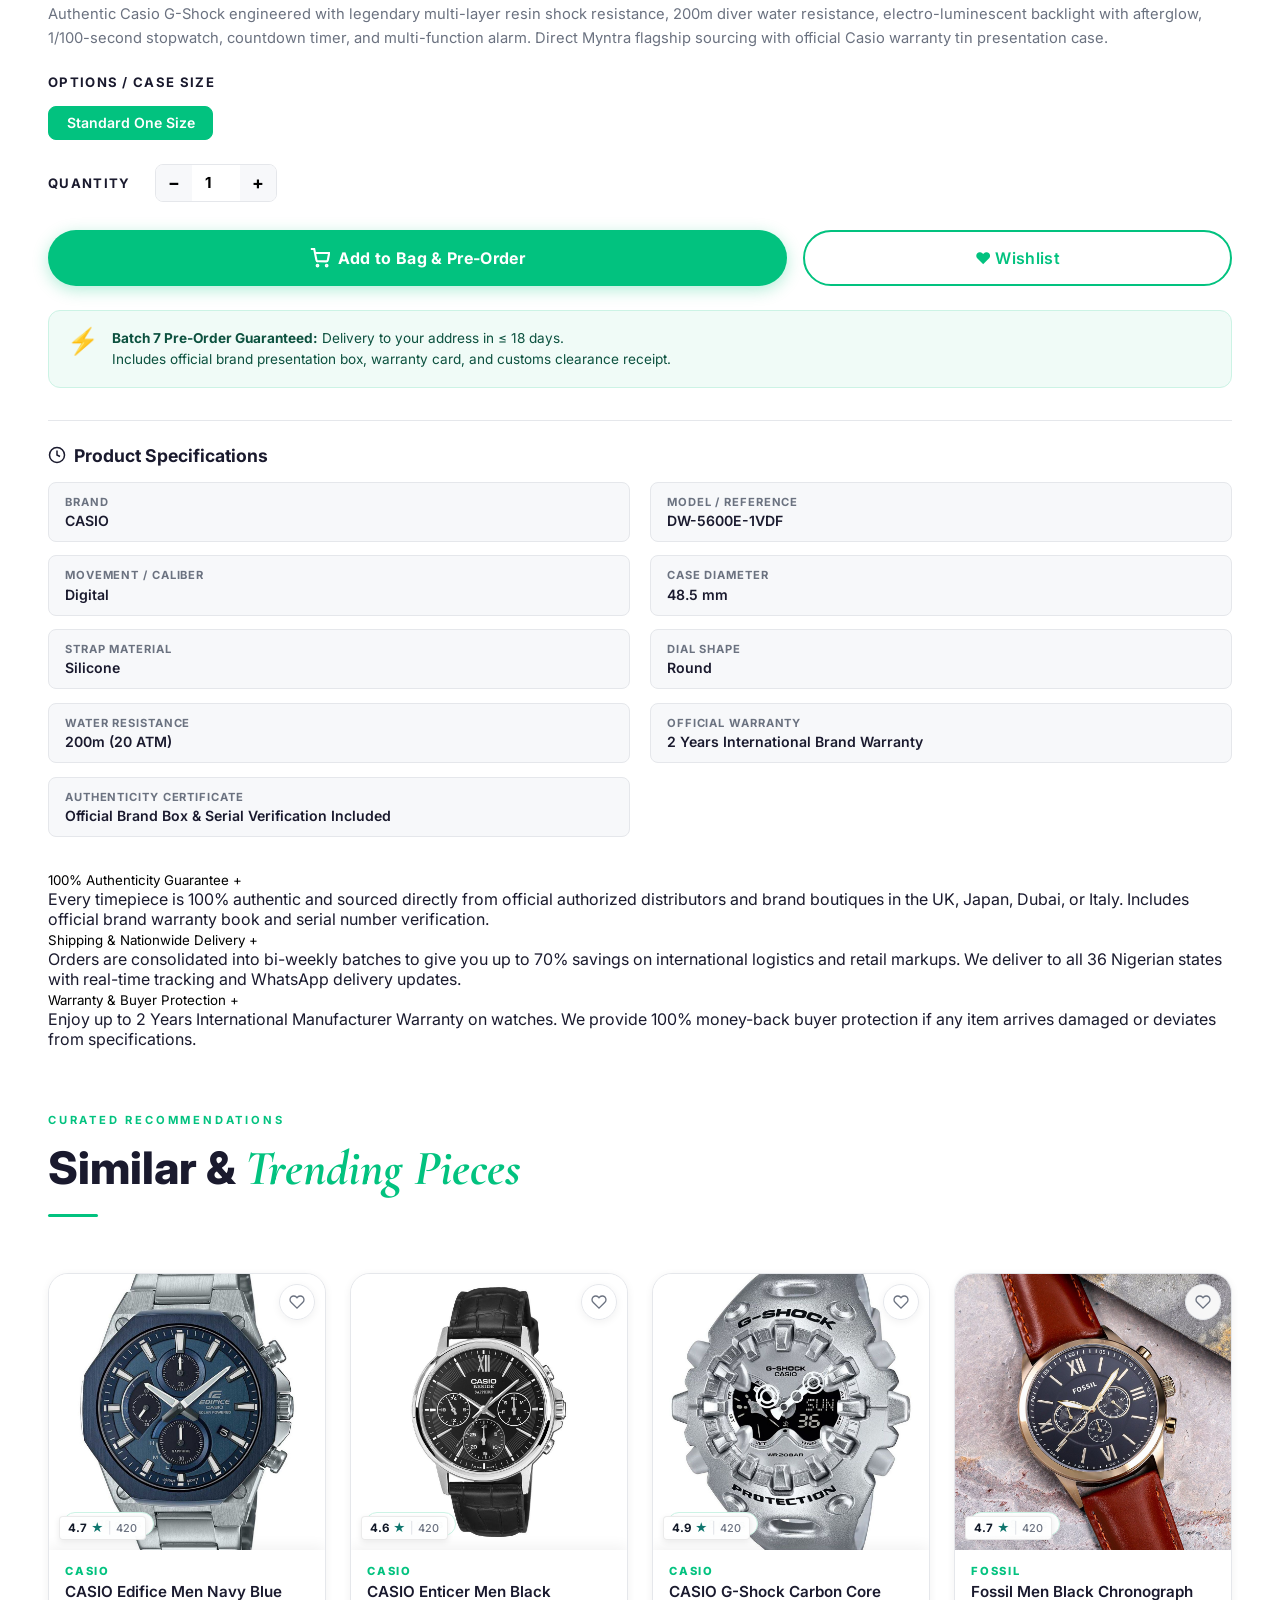
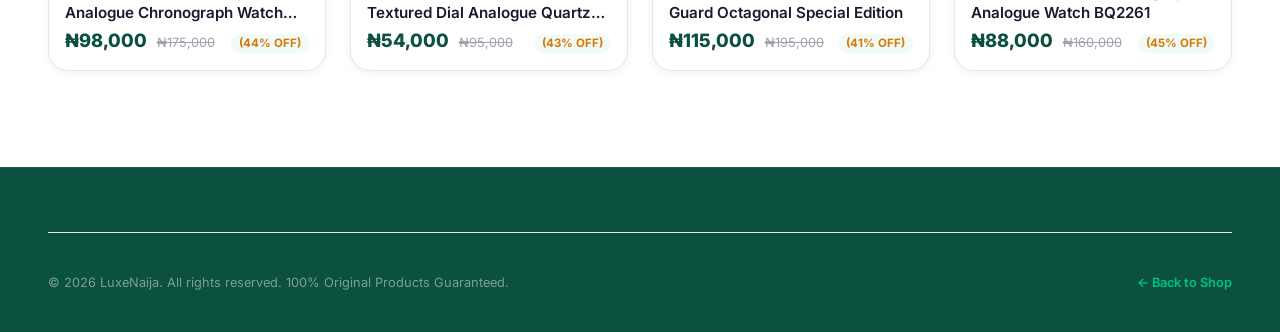
<file: product-detail.html>
<!DOCTYPE html>
<html lang="en">
<head>
  <meta charset="UTF-8">
  <meta name="viewport" content="width=device-width, initial-scale=1.0">
  <title>Product Details — LuxeNaija Luxury Sourcing</title>
  <meta name="description" content="Pre-order authentic luxury watches and international designer items from LuxeNaija — delivered directly to Nigeria in ≤30 days with verified authenticity guarantee.">
  <link rel="stylesheet" href="css/style.css">
  <link rel="stylesheet" href="css/animations.css">
  <link rel="icon" href="data:image/svg+xml,<svg xmlns='http://www.w3.org/2000/svg' viewBox='0 0 100 100'><text y='.9em' font-size='90'>👑</text></svg>">
</head>
<body>

<!-- Page Loader -->
<div class="page-loader" id="page-loader">
  <div class="loader-logo">Luxe<span>Naija</span></div>
  <div class="loader-bar"><div class="loader-bar-fill"></div></div>
</div>

<!-- Scroll Progress -->
<div class="scroll-progress" id="scroll-progress"></div>

<!-- Promo Bar -->
<div class="promo-bar" aria-label="Promotions">
  <div class="promo-track" id="promo-track">
    <div class="promo-item"><span class="promo-dot"></span> 🔥 Batch 7 Now Open — Pre-Order Watches & Designer Wear Before It Closes!</div>
    <div class="promo-item"><span class="promo-dot"></span> ⌚ 100% Genuine Timepieces — Casio, Fossil, Titan, Emporio Armani, Michael Kors & Ferragamo</div>
    <div class="promo-item"><span class="promo-dot"></span> ✈️ Free Insured Delivery on Orders Above ₦150,000</div>
    <div class="promo-item"><span class="promo-dot"></span> 💎 Official Brand Box, Packaging & Warranty Card Included</div>
  </div>
</div>

<!-- NAVBAR -->
<nav class="navbar scrolled" id="navbar">
  <div class="container">
    <a href="index.html" class="nav-logo">
      <img src="images/logo.jpg" alt="LuxeNaija Logo" class="nav-logo-img">
    </a>
        <ul class="nav-links">
      <li><a href="index.html" id="nav-home">Home</a></li>
      <li><a href="products.html?cat=watches" id="nav-watches" class="nav-link-badge">Watches <span>50+</span></a></li>
      <li><a href="products.html?cat=bags" id="nav-bags">Bags & Purses</a></li>
      <li><a href="products.html?cat=sneakers" id="nav-sneakers">Sneakers</a></li>
      <li><a href="products.html?cat=clothing" id="nav-clothing">Clothing</a></li>
      <li><a href="products.html?cat=accessories" id="nav-accessories">Accessories</a></li>
      <li><a href="products.html?cat=perfumes" id="nav-perfumes">Fragrances</a></li>
      <li><a href="products.html" id="nav-shop">Shop All</a></li>
    </ul>
    <div class="nav-actions">
      <button class="nav-icon-btn" id="search-trigger-btn" aria-label="Search catalog">
        <svg xmlns="http://www.w3.org/2000/svg" width="18" height="18" viewBox="0 0 24 24" fill="none" stroke="currentColor" stroke-width="2" stroke-linecap="round" stroke-linejoin="round"><circle cx="11" cy="11" r="8"/><line x1="21" y1="21" x2="16.65" y2="16.65"/></svg>
      </button>
      <button class="nav-icon-btn" id="cart-btn" aria-label="View cart" onclick="location.href='cart.html'">
        <svg xmlns="http://www.w3.org/2000/svg" width="18" height="18" viewBox="0 0 24 24" fill="none" stroke="currentColor" stroke-width="2"><circle cx="9" cy="21" r="1"/><circle cx="20" cy="21" r="1"/><path d="M1 1h4l2.68 13.39a2 2 0 0 0 2 1.61h9.72a2 2 0 0 0 2-1.61L23 6H6"/></svg>
        <span class="cart-count" id="cart-count">0</span>
      </button>
      <button class="hamburger" id="hamburger" aria-label="Open menu"><span></span><span></span><span></span></button>
    </div>
  </div>
</nav>

<div class="mobile-menu" id="mobile-menu" role="dialog" aria-modal="true">
  <button class="mobile-menu-close" id="mobile-menu-close" aria-label="Close menu">&#10005;</button>
  <a href="index.html">🏠 Home</a>
  <a href="products.html?cat=watches">⌚ Luxury Watches (50+)</a>
  <a href="products.html?cat=bags">👜 Designer Bags & Purses</a>
  <a href="products.html?cat=sneakers">👟 Exclusive Sneakers</a>
  <a href="products.html?cat=clothing">👕 High Fashion & Clothing</a>
  <a href="products.html?cat=accessories">💍 Jewelry & Designer Belts</a>
  <a href="products.html?cat=perfumes">✨ Luxury Fragrances</a>
  <a href="products.html">🛍️ Shop All Products</a>
  <a href="about.html">ℹ️ How It Works</a>
  <a href="cart.html">🛒 View Cart</a>
</div>

<!-- TOP SPACING & BREADCRUMB -->
<div style="padding-top:80px;"></div>
<div class="container">
  <div style="padding:1.5rem 0 0.5rem">
    <div class="breadcrumb" style="display:flex;align-items:center;gap:0.5rem;font-size:0.8rem;color:var(--text-muted)">
      <a href="index.html" style="color:var(--green)">Home</a>
      <span style="opacity:0.4">/</span>
      <a href="products.html" style="color:var(--green)">Shop</a>
      <span style="opacity:0.4">/</span>
      <span id="detail-breadcrumb" style="font-weight:600;color:var(--text)">Product Details</span>
    </div>
  </div>

  <div class="detail-layout">
    <!-- ── Gallery ── -->
    <div class="detail-gallery fade-up">
      <div class="gallery-main" id="gallery-main-container">
        <img id="detail-main-img" src="images/logo.jpg" alt="Product image" style="width:100%;height:100%;object-fit:cover;border-radius:16px;">
      </div>
      <div class="gallery-thumbs" id="gallery-thumbs">
        <div class="gallery-thumb active" onclick="setDetailThumb(this)">
          <img id="thumb-1" src="images/logo.jpg" alt="Angle 1">
        </div>
      </div>
    </div>

    <!-- ── Product Info ── -->
    <div class="detail-info fade-up" style="transition-delay:0.1s">
      <div class="detail-brand" id="detail-brand" style="font-size:0.85rem;letter-spacing:0.18em;font-weight:800;color:var(--green);text-transform:uppercase;margin-bottom:0.4rem">Brand</div>
      <h1 class="detail-name" id="detail-name" style="font-family:var(--font-display);font-size:1.85rem;font-weight:700;line-height:1.2;margin-bottom:0.75rem">Product Name</h1>

      <!-- Myntra Rating Banner -->
      <div style="display:inline-flex;align-items:center;gap:0.4rem;background:#f3f4f6;padding:0.35rem 0.85rem;border-radius:6px;border:1px solid var(--border);margin-bottom:1rem">
        <span style="font-weight:800;color:#111827;font-size:0.9rem" id="detail-rating">4.8</span>
        <span style="color:var(--green);font-size:0.9rem">★</span>
        <span style="color:#d1d5db;margin:0 0.2rem">|</span>
        <span style="font-size:0.8rem;color:var(--text-muted);font-weight:600" id="detail-reviews">1,240 Ratings & Verified Reviews</span>
      </div>

      <div class="detail-price-row" style="margin-bottom:1.25rem">
        <span class="detail-price" id="detail-price" style="font-size:2rem;font-weight:800;color:var(--green-dark)">₦0</span>
        <span class="detail-price-orig" id="detail-orig" style="font-size:1.15rem;color:var(--text-light);text-decoration:line-through">₦0</span>
        <span class="detail-savings-tag" id="detail-savings" style="background:var(--green-xlight);color:var(--green-dark);font-weight:700;padding:0.25rem 0.75rem;border-radius:99px;font-size:0.85rem">Save 0%</span>
      </div>

      <p class="detail-desc" id="detail-desc" style="font-size:0.92rem;line-height:1.65;color:var(--text-muted);margin-bottom:1.5rem">Loading product description...</p>

      <!-- Options / Sizes -->
      <div style="margin-bottom:1.5rem">
        <div class="size-label" style="font-size:0.82rem;font-weight:700;text-transform:uppercase;letter-spacing:0.1em;color:var(--text);margin-bottom:0.6rem">Options / Case Size</div>
        <div class="size-grid" id="detail-sizes" style="display:flex;flex-wrap:wrap;gap:0.6rem"></div>
      </div>

      <!-- Quantity -->
      <div class="qty-row" style="display:flex;align-items:center;gap:1.5rem;margin-bottom:1.75rem">
        <div class="size-label" style="margin:0;font-size:0.82rem;font-weight:700;text-transform:uppercase;letter-spacing:0.1em">Quantity</div>
        <div class="qty-ctrl" style="display:flex;align-items:center;border:1.5px solid var(--border);border-radius:8px;overflow:hidden">
          <button id="detail-qty-minus" style="width:36px;height:36px;background:var(--off-white);border:none;font-weight:700;cursor:pointer;font-size:1.1rem" aria-label="Decrease quantity">−</button>
          <input type="number" id="detail-qty" value="1" min="1" max="10" readonly style="width:48px;height:36px;text-align:center;border:none;font-weight:700;font-size:0.95rem;background:#fff">
          <button id="detail-qty-plus" style="width:36px;height:36px;background:var(--off-white);border:none;font-weight:700;cursor:pointer;font-size:1.1rem" aria-label="Increase quantity">+</button>
        </div>
      </div>

      <!-- Actions -->
      <div class="detail-cta-row" style="display:flex;gap:1rem;margin-bottom:1.5rem">
        <button class="btn btn-primary btn-lg" id="detail-add-cart" style="flex:2;justify-content:center;font-weight:700;font-size:1rem;padding:0.95rem 1.5rem">
          <svg xmlns="http://www.w3.org/2000/svg" width="20" height="20" viewBox="0 0 24 24" fill="none" stroke="currentColor" stroke-width="2.5"><circle cx="9" cy="21" r="1"/><circle cx="20" cy="21" r="1"/><path d="M1 1h4l2.68 13.39a2 2 0 0 0 2 1.61h9.72a2 2 0 0 0 2-1.61L23 6H6"/></svg>
          Add to Bag & Pre-Order
        </button>
        <button class="btn btn-outline btn-lg" id="detail-wishlist" style="flex:1;justify-content:center">
          ♥ Wishlist
        </button>
      </div>

      <!-- Delivery Batch Info -->
      <div class="delivery-info" id="delivery-info" style="display:flex;align-items:flex-start;gap:0.85rem;background:var(--green-xlight);border:1.5px solid var(--green-light);padding:1.1rem;border-radius:12px;margin-bottom:1.75rem">
        <div style="font-size:1.6rem;line-height:1">⚡</div>
        <div style="font-size:0.85rem;color:var(--green-dark);line-height:1.5">
          <strong>Batch 7 Pre-Order Guaranteed:</strong> Delivery to your address in <span id="detail-delivery-days">≤ 18 days</span>.<br>
          Includes official brand presentation box, warranty card, and customs clearance receipt.
        </div>
      </div>

      <!-- Product Specifications (Myntra Standard) -->
      <div class="specs-section" id="specs-section">
        <h3 class="specs-title">
          <svg xmlns="http://www.w3.org/2000/svg" width="18" height="18" viewBox="0 0 24 24" fill="none" stroke="currentColor" stroke-width="2"><circle cx="12" cy="12" r="10"/><polyline points="12 6 12 12 16 14"/></svg>
          Product Specifications
        </h3>
        <div class="specs-grid" id="specs-grid">
          <!-- Populated by JS -->
        </div>
      </div>

      <!-- Accordion Details -->
      <div class="detail-accordion" id="detail-accordion" style="margin-top:2rem">
        <div class="accordion-item">
          <button class="accordion-trigger" id="acc-authenticity" aria-expanded="false">
            100% Authenticity Guarantee
            <span class="acc-icon">+</span>
          </button>
          <div class="accordion-body">
            <p>Every timepiece is 100% authentic and sourced directly from official authorized distributors and brand boutiques in the UK, Japan, Dubai, or Italy. Includes official brand warranty book and serial number verification.</p>
          </div>
        </div>
        <div class="accordion-item">
          <button class="accordion-trigger" id="acc-shipping" aria-expanded="false">
            Shipping & Nationwide Delivery
            <span class="acc-icon">+</span>
          </button>
          <div class="accordion-body">
            <p>Orders are consolidated into bi-weekly batches to give you up to 70% savings on international logistics and retail markups. We deliver to all 36 Nigerian states with real-time tracking and WhatsApp delivery updates.</p>
          </div>
        </div>
        <div class="accordion-item">
          <button class="accordion-trigger" id="acc-returns" aria-expanded="false">
            Warranty & Buyer Protection
            <span class="acc-icon">+</span>
          </button>
          <div class="accordion-body">
            <p>Enjoy up to 2 Years International Manufacturer Warranty on watches. We provide 100% money-back buyer protection if any item arrives damaged or deviates from specifications.</p>
          </div>
        </div>
      </div>

    </div>
  </div>
</div>

<!-- RELATED PRODUCTS -->
<section class="section" id="related-section" style="padding-top:4rem">
  <div class="container">
    <div class="section-header">
      <div class="section-label">Curated Recommendations</div>
      <h2 class="section-title">Similar & <em>Trending Pieces</em></h2>
      <div class="gold-divider"></div>
    </div>
    <div class="products-grid" id="related-grid"></div>
  </div>
</section>

<!-- FOOTER -->
<footer>
  <div class="container">
    <div class="footer-bottom" style="padding-top:2rem;border-top:1px solid var(--border)">
      <p>© 2026 LuxeNaija. All rights reserved. 100% Original Products Guaranteed.</p>
      <a href="products.html" class="btn-ghost">← Back to Shop</a>
    </div>
  </div>
</footer>

<!-- Live Search Modal -->
<div class="search-modal" id="search-modal" role="dialog" aria-modal="true">
  <div class="search-box-container">
    <div class="search-input-wrap">
      <svg xmlns="http://www.w3.org/2000/svg" width="20" height="20" viewBox="0 0 24 24" fill="none" stroke="currentColor" stroke-width="2"><circle cx="11" cy="11" r="8"/><line x1="21" y1="21" x2="16.65" y2="16.65"/></svg>
      <input type="text" class="search-input" id="search-modal-input" placeholder="Search Casio, Fossil, Titan, Armani, Chronograph, Steel..." aria-label="Search items">
      <button class="search-close-btn" id="search-modal-close" aria-label="Close search">✕</button>
    </div>
    <div class="search-results-grid" id="search-modal-results"></div>
  </div>
</div>

<div class="toast" id="toast"><span class="toast-icon">✓</span><span id="toast-msg">Added to cart!</span></div>

<script src="js/products-data.js"></script>
<script src="js/animations.js"></script>
<script src="js/main.js"></script>
</body>
</html>
</file>
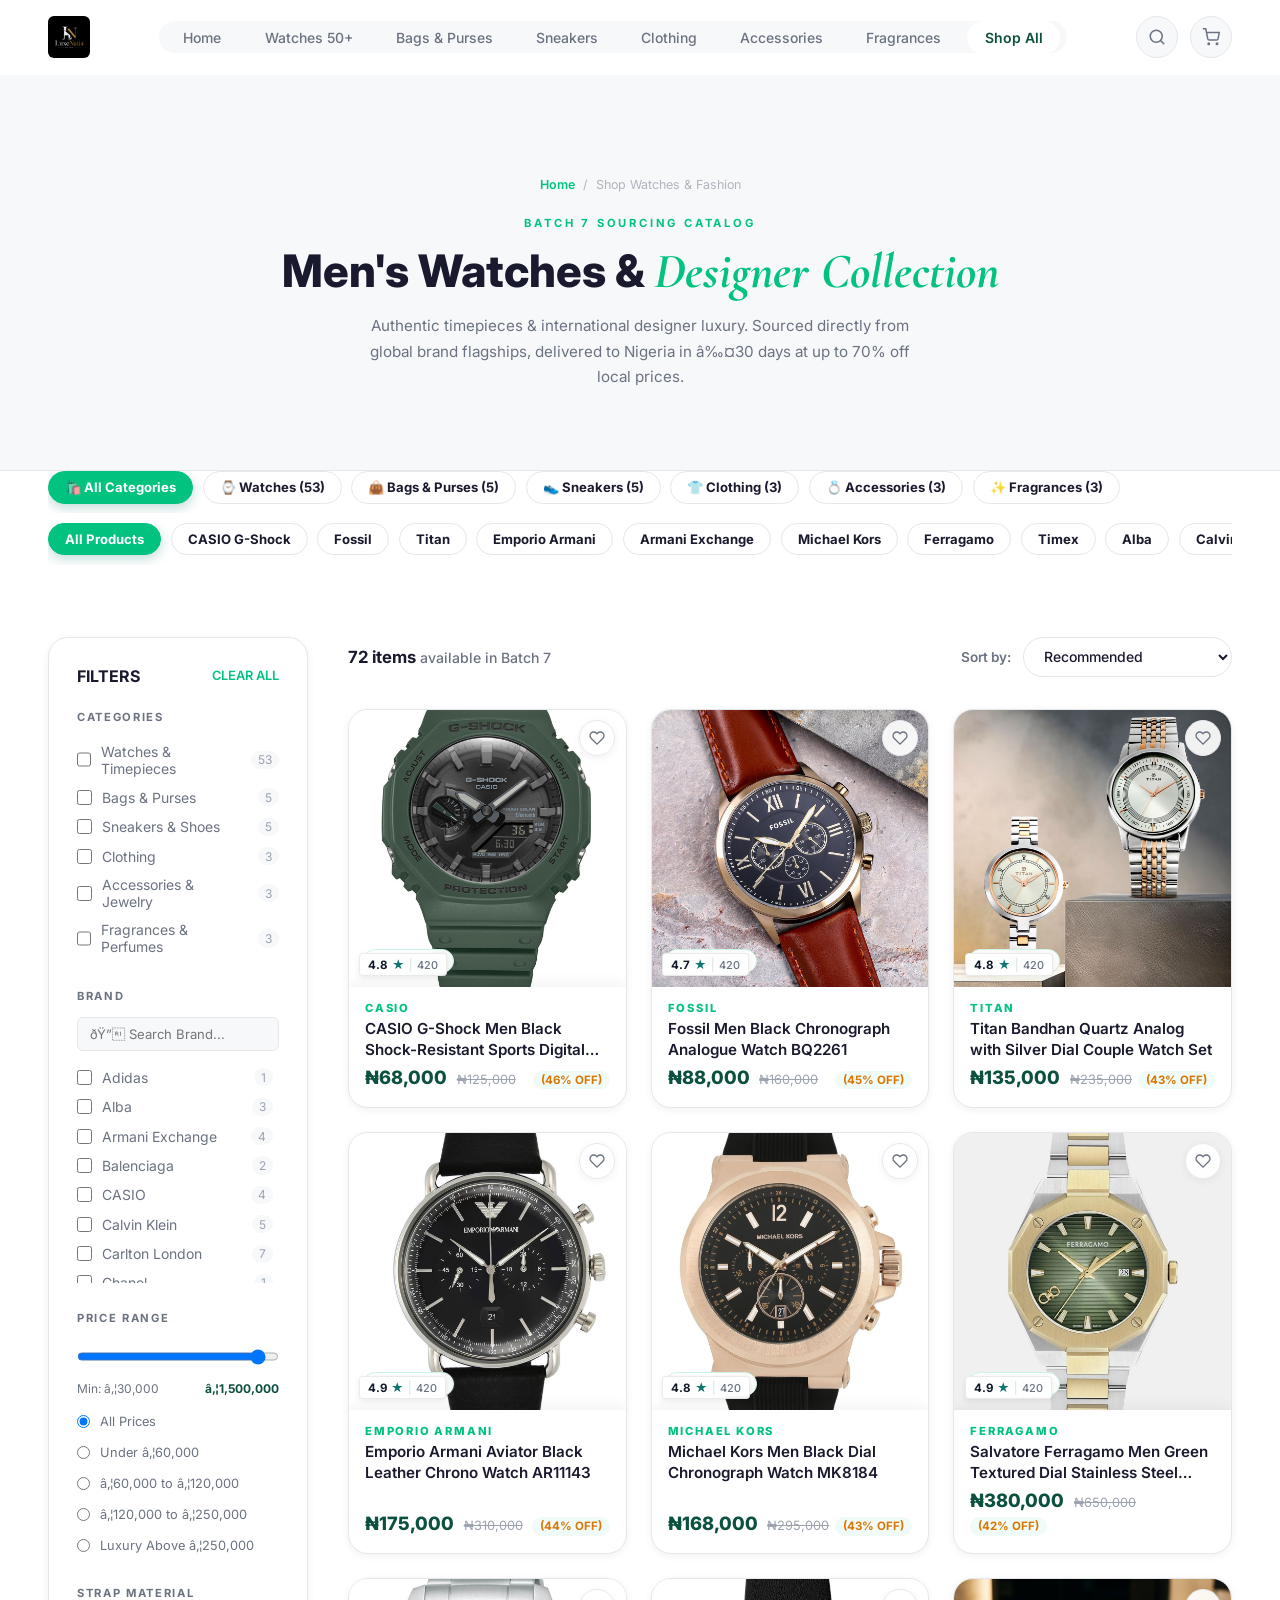
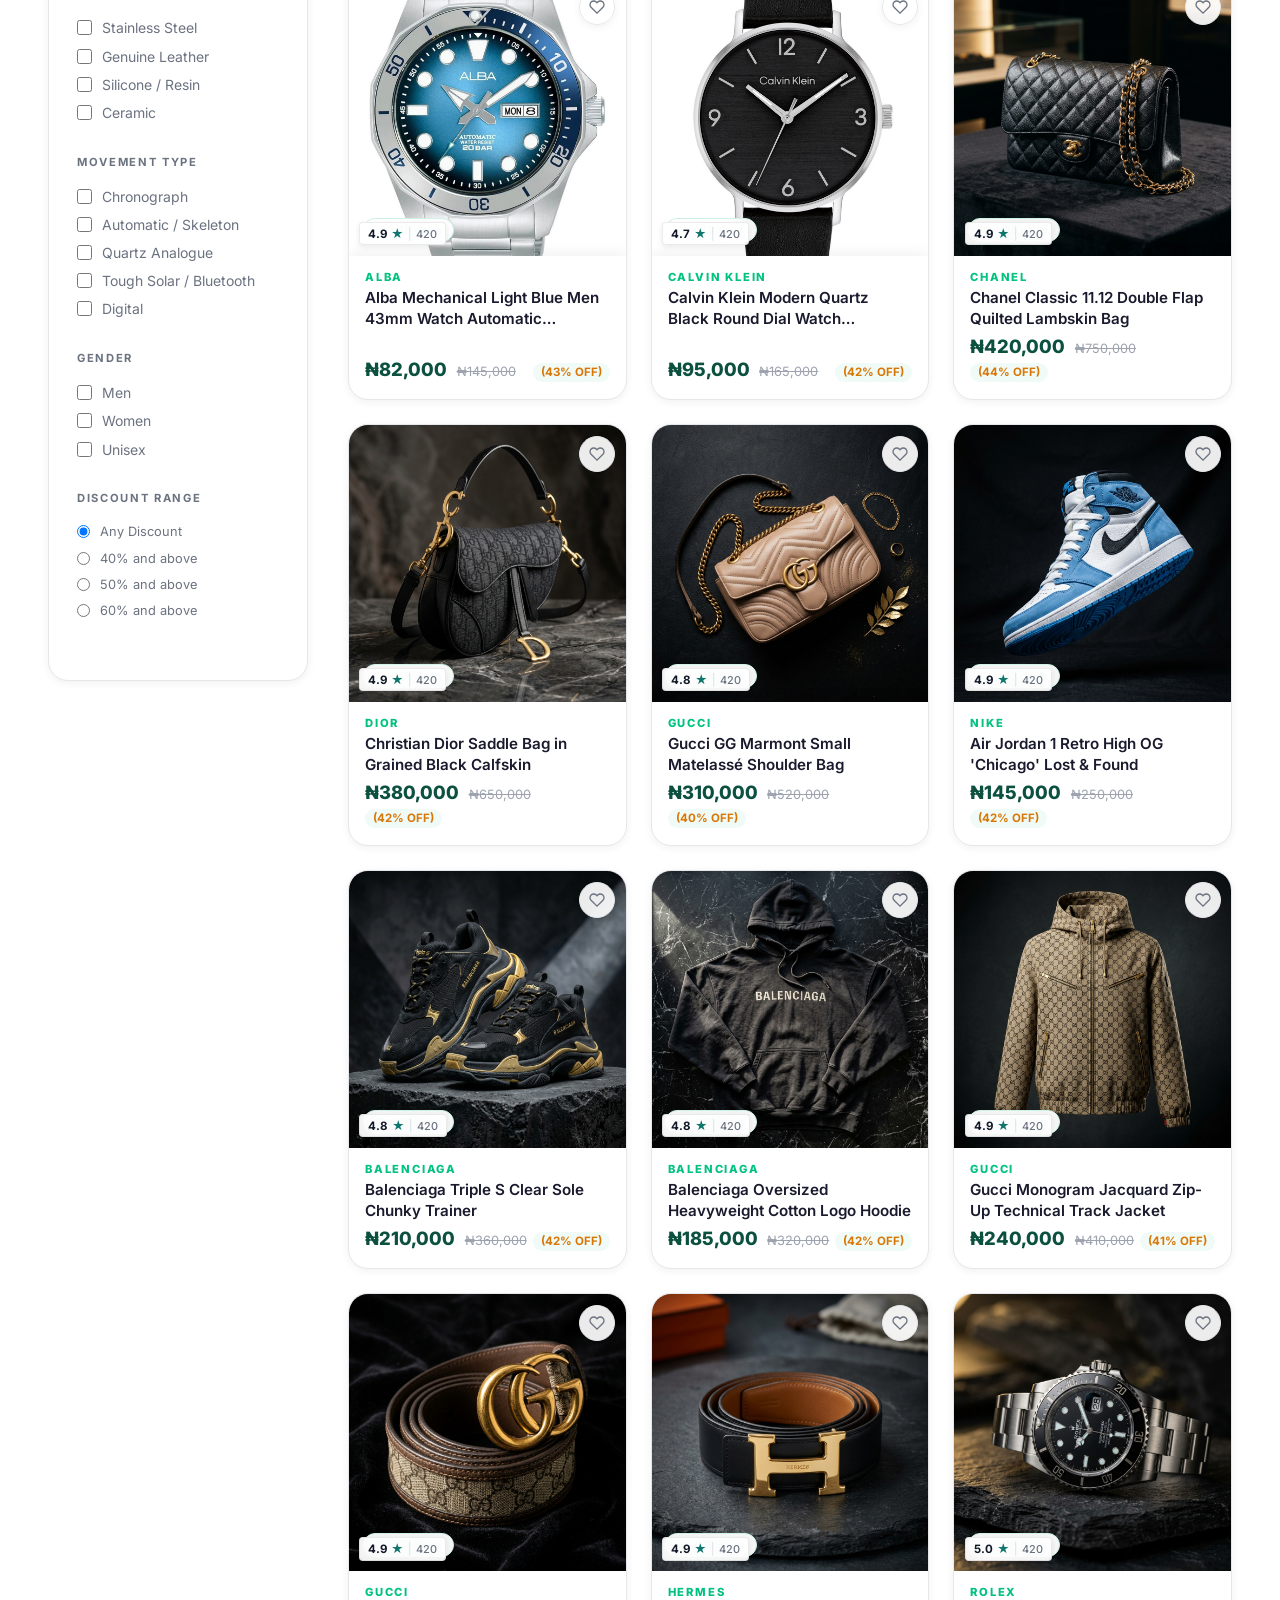
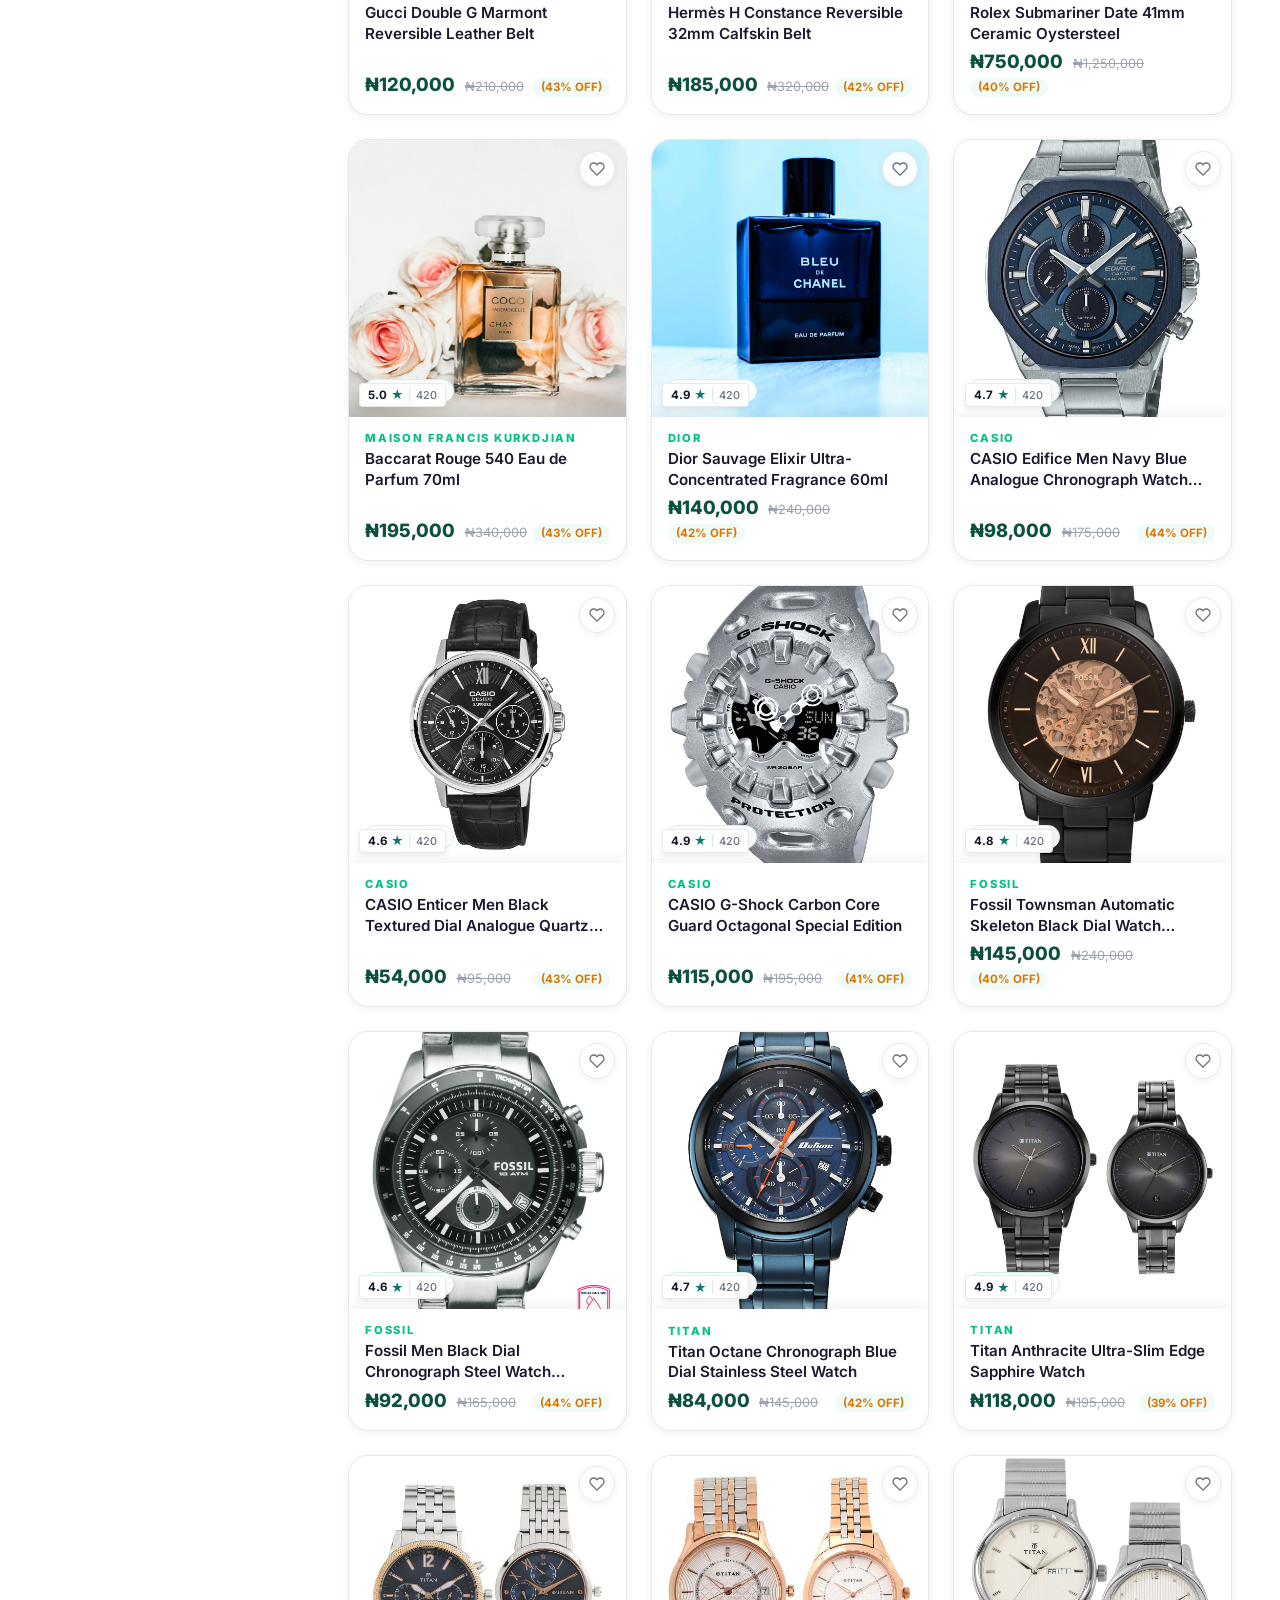
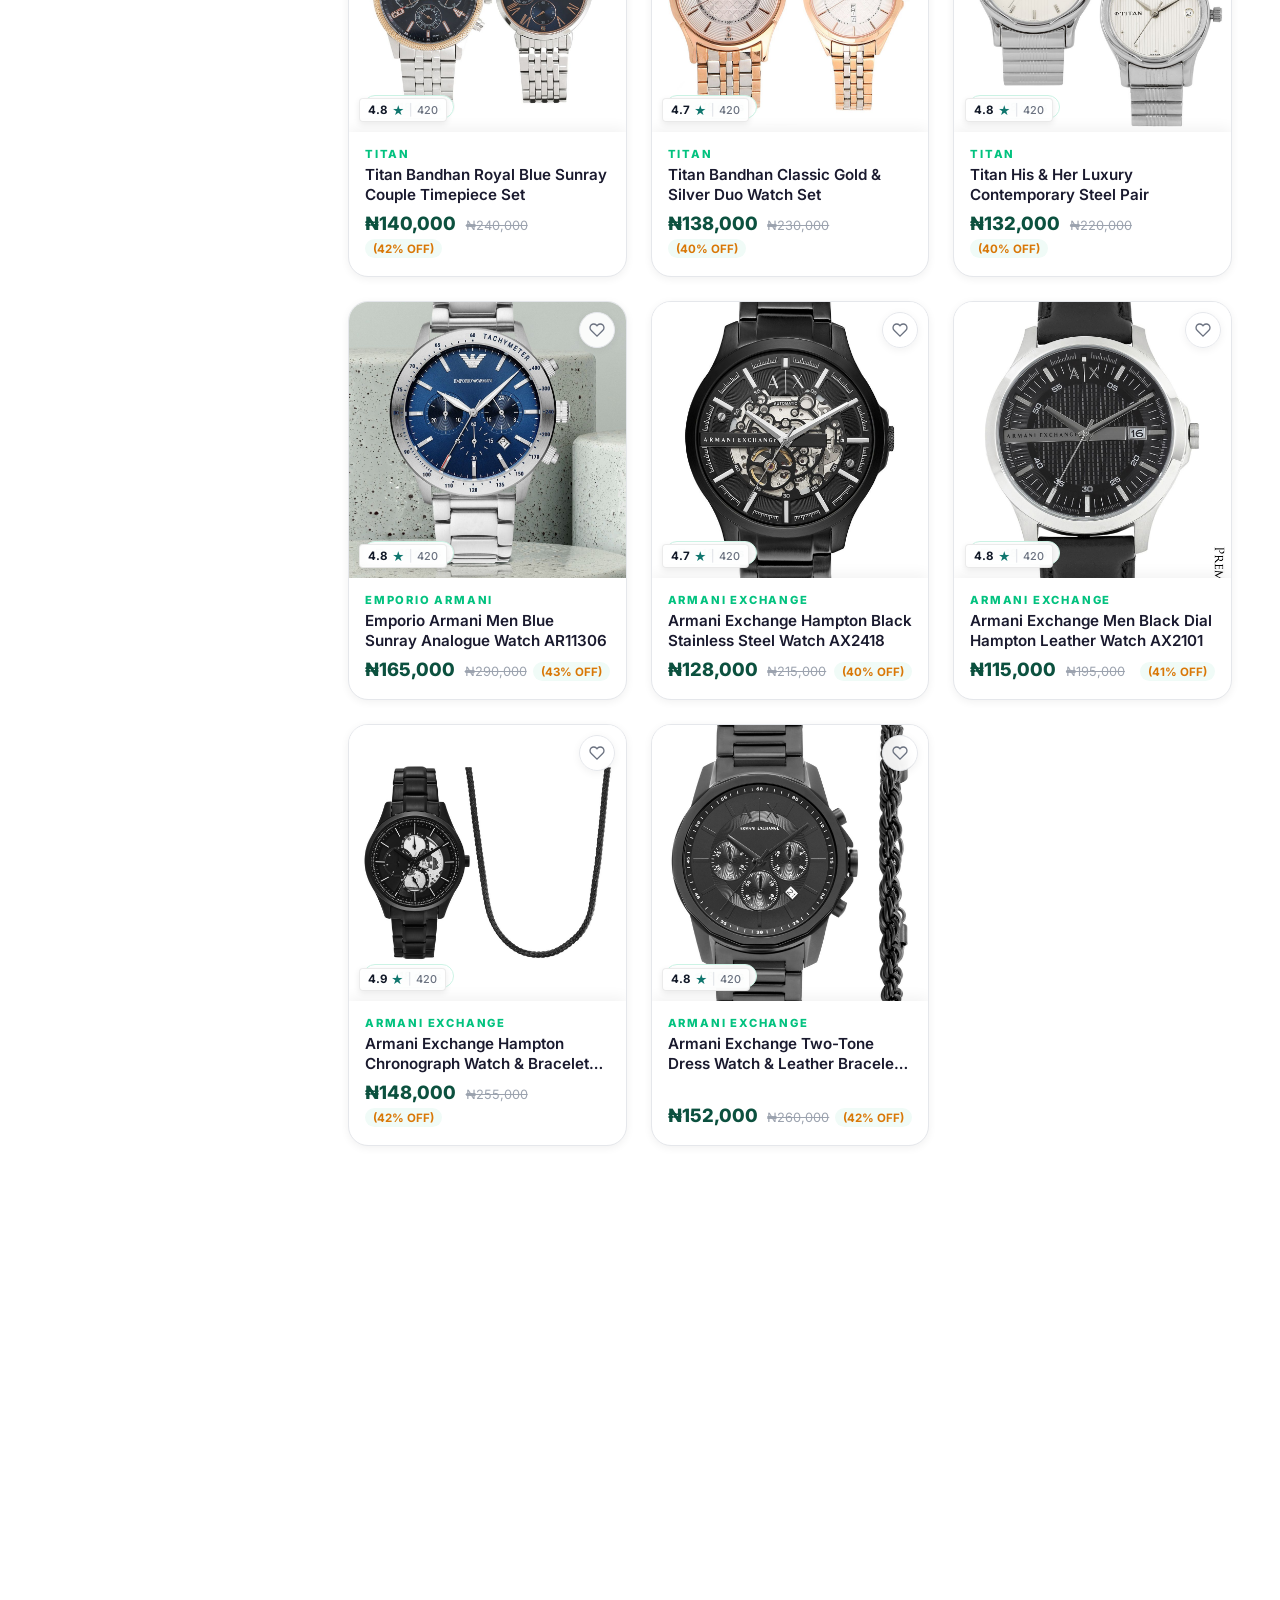
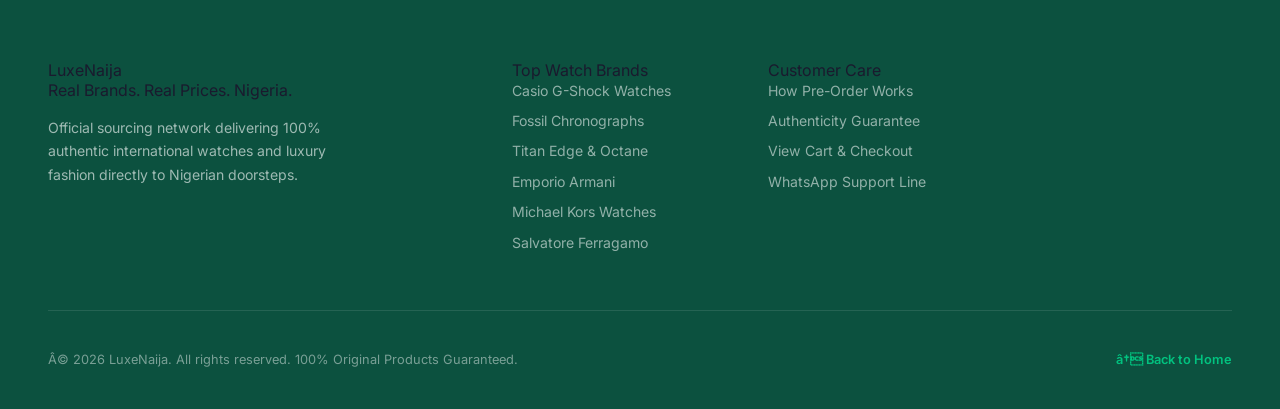
<file: products.html>
﻿<!DOCTYPE html>
<html lang="en">
<head>
  <meta charset="UTF-8">
  <meta name="viewport" content="width=device-width, initial-scale=1.0">
  <title>Men Watches & Luxury Fashion â€” LuxeNaija</title>
  <meta name="description" content="Shop authentic Casio, Fossil, Titan, Emporio Armani, Armani Exchange, Michael Kors, Ferragamo, Timex, Alba, Calvin Klein, Skechers & designer fashion. Pre-order delivered to Nigeria in â‰¤30 days.">
  <link rel="stylesheet" href="css/style.css">
  <link rel="stylesheet" href="css/animations.css">
  <link rel="icon" href="data:image/svg+xml,<svg xmlns='http://www.w3.org/2000/svg' viewBox='0 0 100 100'><text y='.9em' font-size='90'>ðŸ‘‘</text></svg>">
</head>
<body>

<!-- Page Loader -->
<div class="page-loader" id="page-loader">
  <div class="loader-logo">Luxe<span>Naija</span></div>
  <div class="loader-bar"><div class="loader-bar-fill"></div></div>
</div>

<!-- Scroll Progress -->
<div class="scroll-progress" id="scroll-progress"></div>

<!-- Promo Bar -->
<div class="promo-bar" aria-label="Promotions">
  <div class="promo-track" id="promo-track">
    <div class="promo-item"><span class="promo-dot"></span> ðŸ”¥ Batch 7 Now Open â€” Pre-Order Watches & Designer Wear Before It Closes!</div>
    <div class="promo-item"><span class="promo-dot"></span> âŒš Men's Watches: Casio, Fossil, Titan, Emporio Armani, Michael Kors & Ferragamo</div>
    <div class="promo-item"><span class="promo-dot"></span> âœˆï¸ Free Insured Delivery on Orders Above â‚¦150,000</div>
    <div class="promo-item"><span class="promo-dot"></span> ðŸ’Ž 100% Authentic Guaranteed â€” Official Manufacturer Warranty & Brand Packaging</div>
    <div class="promo-item"><span class="promo-dot"></span> ðŸš€ Up to 70% Cheaper Than Local Boutique Prices</div>
    <div class="promo-item"><span class="promo-dot"></span> ðŸ‡³ðŸ‡¬ Delivery Nationwide â€” Lagos, Abuja, Port Harcourt, Ibadan & More</div>
    <div class="promo-item"><span class="promo-dot"></span> ðŸ”¥ Batch 7 Now Open â€” Pre-Order Watches & Designer Wear Before It Closes!</div>
    <div class="promo-item"><span class="promo-dot"></span> âŒš Men's Watches: Casio, Fossil, Titan, Emporio Armani, Michael Kors & Ferragamo</div>
    <div class="promo-item"><span class="promo-dot"></span> âœˆï¸ Free Insured Delivery on Orders Above â‚¦150,000</div>
  </div>
</div>

<!-- NAVBAR -->
<nav class="navbar scrolled" id="navbar">
  <div class="container">
    <a href="index.html" class="nav-logo">
      <img src="images/logo.jpg" alt="LuxeNaija Logo" class="nav-logo-img">
    </a>
    <ul class="nav-links">
      <li><a href="index.html" id="nav-home">Home</a></li>
      <li><a href="products.html?cat=watches" id="nav-watches" class="nav-link-badge">Watches <span>50+</span></a></li>
      <li><a href="products.html?cat=bags" id="nav-bags">Bags & Purses</a></li>
      <li><a href="products.html?cat=sneakers" id="nav-sneakers">Sneakers</a></li>
      <li><a href="products.html?cat=clothing" id="nav-clothing">Clothing</a></li>
      <li><a href="products.html?cat=accessories" id="nav-accessories">Accessories</a></li>
      <li><a href="products.html?cat=perfumes" id="nav-perfumes">Fragrances</a></li>
      <li><a href="products.html" class="active" id="nav-shop">Shop All</a></li>
    </ul>
    <div class="nav-actions">
      <button class="nav-icon-btn" id="search-trigger-btn" aria-label="Search catalog">
        <svg xmlns="http://www.w3.org/2000/svg" width="18" height="18" viewBox="0 0 24 24" fill="none" stroke="currentColor" stroke-width="2" stroke-linecap="round" stroke-linejoin="round"><circle cx="11" cy="11" r="8"/><line x1="21" y1="21" x2="16.65" y2="16.65"/></svg>
      </button>
      <button class="nav-icon-btn" id="cart-btn" aria-label="View cart" onclick="location.href='cart.html'">
        <svg xmlns="http://www.w3.org/2000/svg" width="18" height="18" viewBox="0 0 24 24" fill="none" stroke="currentColor" stroke-width="2"><circle cx="9" cy="21" r="1"/><circle cx="20" cy="21" r="1"/><path d="M1 1h4l2.68 13.39a2 2 0 0 0 2 1.61h9.72a2 2 0 0 0 2-1.61L23 6H6"/></svg>
        <span class="cart-count" id="cart-count">0</span>
      </button>
      <button class="hamburger" id="hamburger" aria-label="Open menu"><span></span><span></span><span></span></button>
    </div>
  </div>
</nav>

<div class="mobile-menu" id="mobile-menu">
  <button class="mobile-menu-close" id="mobile-menu-close" aria-label="Close menu">&#10005;</button>
  <a href="index.html">🏠 Home</a>
  <a href="products.html?cat=watches">⌚ Luxury Watches (50+)</a>
  <a href="products.html?cat=bags">👜 Designer Bags & Purses</a>
  <a href="products.html?cat=sneakers">👟 Exclusive Sneakers</a>
  <a href="products.html?cat=clothing">👕 High Fashion & Clothing</a>
  <a href="products.html?cat=accessories">💍 Jewelry & Designer Belts</a>
  <a href="products.html?cat=perfumes">✨ Luxury Fragrances</a>
  <a href="products.html">🛍️ Shop All Products</a>
  <a href="about.html">ℹ️ How It Works</a>
  <a href="cart.html">🛒 View Cart</a>
</div>

<!-- PAGE HERO -->
<div class="page-hero" id="page-hero">
  <div class="container">
    <div class="breadcrumb"><a href="index.html">Home</a><span>/</span><span id="catalog-breadcrumb-current">Shop Watches & Fashion</span></div>
    <div class="section-label">Batch 7 Sourcing Catalog</div>
    <h1 class="section-title">Men's Watches & <em>Designer Collection</em></h1>
    <p class="text-muted" style="margin-top:0.75rem;max-width:560px;margin-inline:auto">
      Authentic timepieces & international designer luxury. Sourced directly from global brand flagships, delivered to Nigeria in â‰¤30 days at up to 70% off local prices.
    </p>
  </div>
</div>

<!-- CATALOG LAYOUT -->
<div class="container">

  <!-- â”€â”€ QUICK BRAND SELECTION PILLS (Myntra Standard) â”€â”€ -->
    <!-- Category Quick Selector (Multifunctional Hub) -->
  <div class="brand-pills-bar" id="category-pills-bar" style="margin-bottom:0.6rem" aria-label="Quick category selector">
    <div class="brand-pill active" onclick="filterByCategory('all', this)">🛍️ All Categories</div>
    <div class="brand-pill" onclick="filterByCategory('watches', this)">⌚ Watches (53)</div>
    <div class="brand-pill" onclick="filterByCategory('bags', this)">👜 Bags & Purses (5)</div>
    <div class="brand-pill" onclick="filterByCategory('sneakers', this)">👟 Sneakers (5)</div>
    <div class="brand-pill" onclick="filterByCategory('clothing', this)">👕 Clothing (3)</div>
    <div class="brand-pill" onclick="filterByCategory('accessories', this)">💍 Accessories (3)</div>
    <div class="brand-pill" onclick="filterByCategory('perfumes', this)">✨ Fragrances (3)</div>
  </div>
  <div class="brand-pills-bar" id="brand-pills-bar" aria-label="Quick brand filters">
    <div class="brand-pill active" data-brand-filter="ALL">All Products</div>
    <div class="brand-pill" data-brand-filter="CASIO">CASIO G-Shock</div>
    <div class="brand-pill" data-brand-filter="Fossil">Fossil</div>
    <div class="brand-pill" data-brand-filter="Titan">Titan</div>
    <div class="brand-pill" data-brand-filter="Emporio Armani">Emporio Armani</div>
    <div class="brand-pill" data-brand-filter="Armani Exchange">Armani Exchange</div>
    <div class="brand-pill" data-brand-filter="Michael Kors">Michael Kors</div>
    <div class="brand-pill" data-brand-filter="Ferragamo">Ferragamo</div>
    <div class="brand-pill" data-brand-filter="Timex">Timex</div>
    <div class="brand-pill" data-brand-filter="Alba">Alba</div>
    <div class="brand-pill" data-brand-filter="Calvin Klein">Calvin Klein</div>
    <div class="brand-pill" data-brand-filter="Carlton London">Carlton London</div>
    <div class="brand-pill" data-brand-filter="Daniel Klein">Daniel Klein</div>
    <div class="brand-pill" data-brand-filter="Daniel Hechter">Daniel Hechter</div>
    <div class="brand-pill" data-brand-filter="Skechers">Skechers</div>
    <div class="brand-pill" data-brand-filter="Rolex">Rolex</div>
  </div>

  <div class="catalog-layout" id="catalog-main">

    <!-- Mobile Drawer Backdrop -->
    <div class="filter-drawer-backdrop" id="filter-drawer-backdrop"></div>

    <!-- FILTER SIDEBAR -->
    <aside class="filter-sidebar" id="filter-sidebar" aria-label="Product filters">
      <div class="filter-header">
        <h3>FILTERS</h3>
        <div style="display:flex;align-items:center;gap:0.75rem">
          <span class="filter-clear" id="clear-filters">CLEAR ALL</span>
          <button class="filter-drawer-close" id="close-filter-drawer" aria-label="Close filters">&#10005;</button>
        </div>
      </div>

      <!-- Categories Filter -->
      <div class="filter-block">
        <div class="filter-block-title">Categories</div>
        <label class="filter-check"><input type="checkbox" class="filter-cat" value="watches"> Watches & Timepieces <span class="filter-check-count" id="count-cat-watches">40</span></label>
        <label class="filter-check"><input type="checkbox" class="filter-cat" value="bags"> Bags & Purses <span class="filter-check-count" id="count-cat-bags">4</span></label>
        <label class="filter-check"><input type="checkbox" class="filter-cat" value="sneakers"> Sneakers & Shoes <span class="filter-check-count" id="count-cat-sneakers">4</span></label>
        <label class="filter-check"><input type="checkbox" class="filter-cat" value="clothing"> Clothing <span class="filter-check-count" id="count-cat-clothing">3</span></label>
        <label class="filter-check"><input type="checkbox" class="filter-cat" value="accessories"> Accessories & Jewelry <span class="filter-check-count" id="count-cat-accessories">3</span></label>
        <label class="filter-check"><input type="checkbox" class="filter-cat" value="perfumes"> Fragrances & Perfumes <span class="filter-check-count" id="count-cat-perfumes">3</span></label>
      </div>

      <!-- Brand Filter with Search -->
      <div class="filter-block">
        <div class="filter-block-title">Brand</div>
        <input type="text" id="brand-filter-search" class="filter-search-box" placeholder="ðŸ” Search Brand..." aria-label="Search brand list">
        <div class="filter-scrollable-list" id="brand-filter-list">
          <!-- Populated dynamically by JS with product counts -->
        </div>
      </div>

      <!-- Price Range Filter -->
      <div class="filter-block">
        <div class="filter-block-title">Price Range</div>
        <div class="price-range">
          <input type="range" id="price-range" min="30000" max="1500000" value="1500000" step="10000" aria-label="Maximum price slider">
        </div>
        <div style="display:flex;justify-content:space-between;font-size:0.75rem;color:var(--text-muted);margin-top:0.35rem">
          <span>Min: â‚¦30,000</span>
          <span id="price-max-label" style="font-weight:700;color:var(--green-dark)">â‚¦1,500,000</span>
        </div>
        <div style="margin-top:0.75rem;display:flex;flex-direction:column;gap:0.3rem">
          <label class="filter-check" style="font-size:0.8rem"><input type="radio" name="price-bracket" class="price-bracket-radio" value="all" checked> All Prices</label>
          <label class="filter-check" style="font-size:0.8rem"><input type="radio" name="price-bracket" class="price-bracket-radio" value="0-60000"> Under â‚¦60,000</label>
          <label class="filter-check" style="font-size:0.8rem"><input type="radio" name="price-bracket" class="price-bracket-radio" value="60000-120000"> â‚¦60,000 to â‚¦120,000</label>
          <label class="filter-check" style="font-size:0.8rem"><input type="radio" name="price-bracket" class="price-bracket-radio" value="120000-250000"> â‚¦120,000 to â‚¦250,000</label>
          <label class="filter-check" style="font-size:0.8rem"><input type="radio" name="price-bracket" class="price-bracket-radio" value="250000-1500000"> Luxury Above â‚¦250,000</label>
        </div>
      </div>

      <!-- Strap Material Filter -->
      <div class="filter-block">
        <div class="filter-block-title">Strap Material</div>
        <label class="filter-check"><input type="checkbox" class="filter-strap" value="Stainless Steel"> Stainless Steel</label>
        <label class="filter-check"><input type="checkbox" class="filter-strap" value="Genuine Leather"> Genuine Leather</label>
        <label class="filter-check"><input type="checkbox" class="filter-strap" value="Silicone"> Silicone / Resin</label>
        <label class="filter-check"><input type="checkbox" class="filter-strap" value="Ceramic"> Ceramic</label>
      </div>

      <!-- Movement Mechanism Filter -->
      <div class="filter-block">
        <div class="filter-block-title">Movement Type</div>
        <label class="filter-check"><input type="checkbox" class="filter-movement" value="Chronograph"> Chronograph</label>
        <label class="filter-check"><input type="checkbox" class="filter-movement" value="Automatic"> Automatic / Skeleton</label>
        <label class="filter-check"><input type="checkbox" class="filter-movement" value="Quartz"> Quartz Analogue</label>
        <label class="filter-check"><input type="checkbox" class="filter-movement" value="Solar"> Tough Solar / Bluetooth</label>
        <label class="filter-check"><input type="checkbox" class="filter-movement" value="Digital"> Digital</label>
      </div>

      <!-- Gender Filter -->
      <div class="filter-block">
        <div class="filter-block-title">Gender</div>
        <label class="filter-check"><input type="checkbox" class="filter-gender" value="men"> Men</label>
        <label class="filter-check"><input type="checkbox" class="filter-gender" value="women"> Women</label>
        <label class="filter-check"><input type="checkbox" class="filter-gender" value="unisex"> Unisex</label>
      </div>

      <!-- Discount Filter -->
      <div class="filter-block">
        <div class="filter-block-title">Discount Range</div>
        <label class="filter-check" style="font-size:0.8rem"><input type="radio" name="discount-range" class="filter-discount" value="0" checked> Any Discount</label>
        <label class="filter-check" style="font-size:0.8rem"><input type="radio" name="discount-range" class="filter-discount" value="40"> 40% and above</label>
        <label class="filter-check" style="font-size:0.8rem"><input type="radio" name="discount-range" class="filter-discount" value="50"> 50% and above</label>
        <label class="filter-check" style="font-size:0.8rem"><input type="radio" name="discount-range" class="filter-discount" value="60"> 60% and above</label>
      </div>
    </aside>

    <!-- â”€â”€ PRODUCTS AREA â”€â”€ -->
    <div>
      <div class="catalog-toolbar">
        <div>
          <div class="catalog-count"><strong id="products-count" style="color:var(--text);font-size:1.05rem">55 items</strong> available in Batch 7</div>
        </div>
        <div style="display:flex;align-items:center;gap:0.75rem">
          <label for="sort-select" style="font-size:0.85rem;color:var(--text-muted);font-weight:600">Sort by:</label>
          <select class="catalog-sort" id="sort-select" aria-label="Sort products">
            <option value="featured">Recommended</option>
            <option value="rating">Customer Rating</option>
            <option value="savings">Better Discount (% Off)</option>
            <option value="price-asc">Price: Low to High</option>
            <option value="price-desc">Price: High to Low</option>
            <option value="newest">What's New</option>
          </select>
        </div>
      </div>

      <!-- Active Filter Chips Area -->
      <div id="active-filters"></div>

      <div class="products-grid" id="products-grid">
        <!-- Injected dynamically by JS -->
      </div>
    </div>

  </div>
</div>

<!-- FOOTER -->
<footer>
  <div class="container">
    <div class="footer-grid">
      <div class="footer-col">
        <div class="footer-logo">Luxe<span>Naija</span></div>
        <p class="footer-tagline">Real Brands. Real Prices. Nigeria.</p>
        <p class="footer-desc">
          Official sourcing network delivering 100% authentic international watches and luxury fashion directly to Nigerian doorsteps.
        </p>
      </div>
      <div class="footer-col">
        <div class="footer-title">Top Watch Brands</div>
        <ul class="footer-links">
          <li><a href="products.html?brand=CASIO">Casio G-Shock Watches</a></li>
          <li><a href="products.html?brand=Fossil">Fossil Chronographs</a></li>
          <li><a href="products.html?brand=Titan">Titan Edge & Octane</a></li>
          <li><a href="products.html?brand=Emporio%20Armani">Emporio Armani</a></li>
          <li><a href="products.html?brand=Michael%20Kors">Michael Kors Watches</a></li>
          <li><a href="products.html?brand=Ferragamo">Salvatore Ferragamo</a></li>
        </ul>
      </div>
      <div class="footer-col">
        <div class="footer-title">Customer Care</div>
        <ul class="footer-links">
          <li><a href="about.html">How Pre-Order Works</a></li>
          <li><a href="about.html#faq">Authenticity Guarantee</a></li>
          <li><a href="cart.html">View Cart & Checkout</a></li>
          <li><a href="about.html#contact">WhatsApp Support Line</a></li>
        </ul>
      </div>
    </div>
    <div class="footer-bottom">
      <p>Â© 2026 LuxeNaija. All rights reserved. 100% Original Products Guaranteed.</p>
      <a href="index.html" class="btn-ghost">â† Back to Home</a>
    </div>
  </div>
</footer>

<!-- Live Search Modal -->
<div class="search-modal" id="search-modal" role="dialog" aria-modal="true">
  <div class="search-box-container">
    <div class="search-input-wrap">
      <svg xmlns="http://www.w3.org/2000/svg" width="20" height="20" viewBox="0 0 24 24" fill="none" stroke="currentColor" stroke-width="2"><circle cx="11" cy="11" r="8"/><line x1="21" y1="21" x2="16.65" y2="16.65"/></svg>
      <input type="text" class="search-input" id="search-modal-input" placeholder="Search Casio, Fossil, Titan, Armani, Chronograph, Steel..." aria-label="Search items">
      <button class="search-close-btn" id="search-modal-close" aria-label="Close search">âœ•</button>
    </div>
    <div class="search-results-grid" id="search-modal-results"></div>
  </div>
</div>

<div class="toast" id="toast"><span class="toast-icon">âœ“</span><span id="toast-msg">Added to cart!</span></div>

<!-- Quickview Modal -->
<div class="quickview-overlay" id="quickview-overlay">
  <div class="quickview-panel" id="quickview-panel">
    <div id="quickview-img" style="background:var(--off-white)"></div>
    <div style="padding:2rem;overflow-y:auto" id="quickview-info"></div>
  </div>
</div>

<script src="js/products-data.js"></script>
<script src="js/animations.js"></script>
<script src="js/main.js"></script>
<!-- Mobile Sticky Bottom Filter Bar -->
<div class="mobile-filter-bar" id="mobile-filter-bar">
  <button class="mobile-bar-btn" id="open-sort-btn">
    <svg xmlns="http://www.w3.org/2000/svg" width="16" height="16" viewBox="0 0 24 24" fill="none" stroke="currentColor" stroke-width="2"><line x1="3" y1="6" x2="21" y2="6"/><line x1="8" y1="12" x2="21" y2="12"/><line x1="13" y1="18" x2="21" y2="18"/></svg>
    SORT
  </button>
  <div style="width:1px;background:rgba(255,255,255,0.2);height:1.5rem"></div>
  <button class="mobile-bar-btn" id="open-filter-btn">
    <svg xmlns="http://www.w3.org/2000/svg" width="16" height="16" viewBox="0 0 24 24" fill="none" stroke="currentColor" stroke-width="2"><polygon points="22 3 2 3 10 12.46 10 19 14 21 14 12.46 22 3"/></svg>
    FILTER <span class="mobile-filter-badge" id="mobile-filter-badge" style="display:none"></span>
  </button>
</div>

<!-- Mobile Sort Bottom Sheet -->
<div class="sort-sheet-overlay" id="sort-sheet-overlay">
  <div class="sort-sheet-panel">
    <div class="sort-sheet-header">
      <h4>Sort By</h4>
      <button class="sort-sheet-close" id="close-sort-sheet" aria-label="Close sort">&#10005;</button>
    </div>
    <div class="sort-sheet-options">
      <label class="sort-sheet-option"><input type="radio" name="mobile-sort" value="featured" checked> Recommended</label>
      <label class="sort-sheet-option"><input type="radio" name="mobile-sort" value="rating"> Customer Rating</label>
      <label class="sort-sheet-option"><input type="radio" name="mobile-sort" value="savings"> Better Discount</label>
      <label class="sort-sheet-option"><input type="radio" name="mobile-sort" value="price-asc"> Price: Low to High</label>
      <label class="sort-sheet-option"><input type="radio" name="mobile-sort" value="price-desc"> Price: High to Low</label>
      <label class="sort-sheet-option"><input type="radio" name="mobile-sort" value="newest"> What&apos;s New</label>
    </div>
  </div>
</div>

</body>
</html>
</file>
<file: css/style.css>
﻿/* =============================================
   LuxeNaija — Fresh White & Green Design System
   Inspired by Chowdeck's clean Nigerian aesthetic
   ============================================= */

@import url('https://fonts.googleapis.com/css2?family=Cormorant+Garamond:ital,wght@0,500;0,600;0,700;1,500&family=Inter:wght@300;400;500;600;700;800&display=swap');

/* ── CSS Variables ── */
:root {
  --green: #02C27F;
  --green-dark: #0C513F;
  --green-light: #CCF3E5;
  --green-xlight: #F0FBF7;
  --green-mid: #09A56A;
  --green-glow: rgba(2, 194, 127, 0.2);
  --white: #FFFFFF;
  --off-white: #F7F8FA;
  --surface-1: #F7F8FA;
  --surface-2: #FFFFFF;
  --surface-3: #EFF1F5;
  --black: #111827;
  --text: #1A1A2E;
  --text-muted: #6B7280;
  --text-light: #9CA3AF;
  --border: #E5E7EB;
  --border-hover: #02C27F;
  --radius-sm: 8px;
  --radius-md: 14px;
  --radius-lg: 20px;
  --radius-xl: 32px;
  --shadow-sm: 0 2px 8px rgba(0,0,0,0.06);
  --shadow-card: 0 4px 24px rgba(0,0,0,0.08);
  --shadow-hover: 0 12px 40px rgba(2,194,127,0.15);
  --shadow-dark: 0 8px 32px rgba(0,0,0,0.18);
  --transition: all 0.3s cubic-bezier(0.4,0,0.2,1);
  --font-display: 'Cormorant Garamond', serif;
  --font-body: 'Inter', sans-serif;
}

/* ── Reset ── */
*, *::before, *::after { box-sizing: border-box; margin: 0; padding: 0; }
html { scroll-behavior: smooth; font-size: 16px; }
body {
  font-family: var(--font-body);
  background: var(--white);
  color: var(--text);
  overflow-x: hidden;
  -webkit-font-smoothing: antialiased;
}
a { color: inherit; text-decoration: none; }
img { display: block; width: 100%; object-fit: cover; }
ul { list-style: none; }
button { cursor: pointer; border: none; background: none; font-family: inherit; }
input, select, textarea { font-family: inherit; }

/* ── Scrollbar ── */
::-webkit-scrollbar { width: 5px; }
::-webkit-scrollbar-track { background: var(--off-white); }
::-webkit-scrollbar-thumb { background: var(--green-light); border-radius: 99px; }

/* ── Utilities ── */
.container { width: 100%; max-width: 1280px; margin-inline: auto; padding-inline: clamp(1rem, 4vw, 3rem); }
.section-label {
  font-family: var(--font-body);
  font-size: 0.7rem;
  font-weight: 700;
  letter-spacing: 0.25em;
  text-transform: uppercase;
  color: var(--green);
  margin-bottom: 0.75rem;
}
.section-title {
  font-family: var(--font-body);
  font-size: clamp(1.8rem, 4vw, 2.8rem);
  font-weight: 800;
  line-height: 1.2;
  color: var(--text);
}
.section-title em { font-style: italic; color: var(--green); font-family: var(--font-display); font-size: 1.1em; }
.text-muted { color: var(--text-muted); font-size: 0.95rem; line-height: 1.7; }
.green-divider {
  width: 50px; height: 3px;
  background: var(--green);
  border-radius: 99px;
  margin: 1rem 0;
}
/* Legacy gold-divider now renders green */
.gold-divider {
  width: 50px; height: 3px;
  background: var(--green);
  border-radius: 99px;
  margin: 1rem 0;
}
.tag {
  display: inline-flex; align-items: center; gap: 0.3rem;
  padding: 0.3rem 0.85rem;
  background: var(--green-xlight);
  border: 1px solid var(--green-light);
  border-radius: 99px;
  font-size: 0.7rem;
  font-weight: 700;
  letter-spacing: 0.06em;
  color: var(--green-dark);
  text-transform: uppercase;
}
.badge-new {
  background: var(--green);
  color: #fff;
  font-size: 0.6rem;
  font-weight: 700;
  padding: 0.2rem 0.6rem;
  border-radius: 99px;
  letter-spacing: 0.08em;
  text-transform: uppercase;
}
.badge-hot {
  background: #ef4444;
  color: #fff;
  font-size: 0.6rem;
  font-weight: 700;
  padding: 0.2rem 0.6rem;
  border-radius: 99px;
  letter-spacing: 0.08em;
  text-transform: uppercase;
}

/* ── Buttons ── */
.btn {
  display: inline-flex; align-items: center; justify-content: center; gap: 0.5rem;
  padding: 0.85rem 2rem;
  border-radius: 99px;
  font-weight: 600;
  font-size: 0.9rem;
  letter-spacing: 0.02em;
  transition: var(--transition);
  white-space: nowrap;
}
.btn-primary {
  background: var(--green);
  color: #fff;
  box-shadow: 0 4px 16px rgba(2,194,127,0.3);
}
.btn-primary:hover {
  background: var(--green-mid);
  transform: translateY(-2px);
  box-shadow: 0 8px 28px rgba(2,194,127,0.4);
}
.btn-outline {
  border: 2px solid var(--green);
  color: var(--green);
  background: transparent;
}
.btn-outline:hover {
  background: var(--green-xlight);
  transform: translateY(-1px);
}
.btn-dark {
  background: var(--green-dark);
  color: #fff;
}
.btn-dark:hover {
  background: #09422F;
  transform: translateY(-2px);
}
.btn-ghost {
  color: var(--green);
  padding: 0.6rem 0;
  font-weight: 600;
}
.btn-ghost:hover { text-decoration: underline; }
.btn-sm { padding: 0.55rem 1.2rem; font-size: 0.82rem; }
.btn-lg { padding: 1rem 2.5rem; font-size: 1rem; }
.btn-full { width: 100%; }

/* ── Clean Card ── */
.glass-card {
  background: var(--white);
  border: 1px solid var(--border);
  border-radius: var(--radius-lg);
  box-shadow: var(--shadow-sm);
  transition: var(--transition);
}
.glass-card:hover {
  border-color: var(--green-light);
  box-shadow: var(--shadow-hover);
}

/* ── Navbar ── */
.navbar {
  position: fixed; top: 0; left: 0; right: 0; z-index: 1000;
  padding: 1rem 0;
  transition: var(--transition);
  background: var(--white);
  border-bottom: 1px solid transparent;
}
.navbar.scrolled {
  background: rgba(255,255,255,0.97);
  backdrop-filter: blur(24px);
  padding: 0.75rem 0;
  border-bottom-color: var(--border);
  box-shadow: var(--shadow-sm);
}
.navbar .container {
  display: flex; align-items: center; justify-content: space-between;
}
.nav-logo {
  display: flex; align-items: center; gap: 0.6rem;
  text-decoration: none;
}
.nav-logo-img {
  height: 42px;
  width: auto;
  object-fit: contain;
  border-radius: 6px;
  transition: transform 0.3s ease;
}
.nav-logo:hover .nav-logo-img { transform: scale(1.05); }
.footer-logo-img {
  height: 70px;
  width: auto;
  object-fit: contain;
  margin-bottom: 1rem;
  border-radius: 6px;
}

/* ── Live Search Modal ── */
.search-modal {
  position: fixed; inset: 0; z-index: 9999;
  background: rgba(17,24,39,0.6);
  backdrop-filter: blur(12px);
  display: none; align-items: flex-start; justify-content: center;
  padding: 5rem 1.5rem;
  opacity: 0; transition: opacity 0.3s ease;
}
.search-modal.open { display: flex; opacity: 1; }
.search-box-container {
  width: 100%; max-width: 680px;
  background: var(--white);
  border: 1px solid var(--border);
  border-radius: var(--radius-lg);
  padding: 1.5rem;
  box-shadow: var(--shadow-dark);
}
.search-input-wrap {
  position: relative; display: flex; align-items: center;
}
.search-input-wrap svg {
  position: absolute; left: 1.25rem; color: var(--green);
  pointer-events: none;
}
.search-input {
  width: 100%; padding: 1rem 3rem 1rem 3.2rem;
  background: var(--off-white);
  border: 1.5px solid var(--border);
  border-radius: var(--radius-md);
  color: var(--text); font-size: 1.05rem; outline: none;
  transition: var(--transition);
}
.search-input:focus { border-color: var(--green); background: var(--white); }
.search-close-btn {
  position: absolute; right: 1rem; color: var(--text-muted);
  font-size: 1.2rem; padding: 0.5rem; border-radius: 50%;
  transition: color 0.2s;
}
.search-close-btn:hover { color: var(--text); }
.search-results-grid {
  margin-top: 1.25rem; max-height: 380px; overflow-y: auto;
  display: flex; flex-direction: column; gap: 0.5rem;
}
.search-result-item {
  display: flex; align-items: center; gap: 1rem;
  padding: 0.75rem 1rem; background: var(--off-white);
  border-radius: var(--radius-sm); border: 1px solid transparent;
  transition: var(--transition); cursor: pointer;
}
.search-result-item:hover {
  border-color: var(--green-light); background: var(--green-xlight);
}
.search-result-img {
  width: 50px; height: 50px; border-radius: var(--radius-sm);
  overflow: hidden; flex-shrink: 0;
}
.search-result-img img { width: 100%; height: 100%; object-fit: cover; }

/* ── Nav Links ── */
.nav-links {
  display: flex; align-items: center; gap: 0.5rem;
  background: var(--off-white);
  border-radius: 99px;
  padding: 0.4rem;
}
.nav-links a {
  font-size: 0.875rem;
  font-weight: 500;
  color: var(--text-muted);
  padding: 0.5rem 1.1rem;
  border-radius: 99px;
  transition: var(--transition);
}
.nav-links a:hover { color: var(--text); background: var(--white); }
.nav-links a.active { color: var(--green-dark); background: var(--white); font-weight: 600; }
.nav-actions {
  display: flex; align-items: center; gap: 0.75rem;
}
.nav-icon-btn {
  position: relative;
  width: 42px; height: 42px;
  display: flex; align-items: center; justify-content: center;
  border-radius: 50%;
  background: var(--off-white);
  border: 1.5px solid var(--border);
  color: var(--text-muted);
  transition: var(--transition);
}
.nav-icon-btn:hover { border-color: var(--green); color: var(--green); background: var(--green-xlight); }
.nav-icon-btn .cart-count {
  position: absolute; top: -4px; right: -4px;
  width: 18px; height: 18px;
  background: var(--green);
  color: #fff;
  border-radius: 50%;
  font-size: 0.65rem;
  font-weight: 700;
  display: flex; align-items: center; justify-content: center;
}
.hamburger {
  display: none; flex-direction: column; gap: 5px;
  width: 40px; height: 40px;
  align-items: center; justify-content: center;
  border-radius: 50%;
  background: var(--off-white);
}
.hamburger span {
  display: block; width: 20px; height: 2px;
  background: var(--text); border-radius: 99px;
  transition: var(--transition);
}

/* Hamburger active (X) state */
.hamburger.active span:nth-child(1) {
  transform: translateY(9px) rotate(45deg);
}
.hamburger.active span:nth-child(2) {
  opacity: 0;
  transform: scaleX(0);
}
.hamburger.active span:nth-child(3) {
  transform: translateY(-9px) rotate(-45deg);
}
.hamburger span {
  transition: transform 0.25s ease, opacity 0.2s ease;
}


/* ── Mobile Menu ── */
.mobile-menu {
  display: none;
  position: fixed; top: 0; left: 0; right: 0; bottom: 0; z-index: 999;
  background: var(--green-dark);
  padding: 5.5rem 2rem 2rem;
  flex-direction: column; gap: 0.5rem;
}
.mobile-menu.open { display: flex; }
.mobile-menu a {
  font-family: var(--font-body);
  font-size: 1.5rem;
  font-weight: 700;
  color: rgba(255,255,255,0.75);
  padding: 1rem 1.25rem;
  border-radius: var(--radius-md);
  transition: var(--transition);
}
.mobile-menu a:hover { color: #fff; background: rgba(255,255,255,0.1); }
.mobile-menu-close {
  position: absolute; top: 1.5rem; right: 1.5rem;
  width: 44px; height: 44px;
  display: flex; align-items: center; justify-content: center;
  border-radius: 50%;
  border: 1.5px solid rgba(255,255,255,0.25);
  color: #fff;
  font-size: 1.1rem;
}

/* ── Hero Section ── */
.hero {
  position: relative;
  min-height: 100vh;
  display: flex; align-items: center;
  overflow: hidden;
  background: var(--off-white);
}
.hero-bg {
  position: absolute; inset: 0;
  background: var(--off-white);
}
.hero-bg img {
  width: 100%; height: 100%;
  object-fit: cover;
  opacity: 0.15;
}
.hero-bg::after {
  content: '';
  position: absolute; inset: 0;
  background: linear-gradient(
    135deg,
    rgba(247,248,250,0.96) 0%,
    rgba(247,248,250,0.7) 60%,
    rgba(204,243,229,0.4) 100%
  );
}
.hero-content {
  position: relative; z-index: 2;
  max-width: 700px;
  padding-top: 6rem;
}
.hero-eyebrow {
  display: inline-flex; align-items: center; gap: 0.75rem;
  margin-bottom: 1.5rem;
  background: var(--green-xlight);
  border: 1px solid var(--green-light);
  border-radius: 99px;
  padding: 0.4rem 1rem;
}
.hero-eyebrow .dot {
  width: 6px; height: 6px;
  background: var(--green);
  border-radius: 50%;
  animation: pulse 2s infinite;
}
@keyframes pulse {
  0%, 100% { opacity: 1; transform: scale(1); }
  50% { opacity: 0.5; transform: scale(0.8); }
}
.hero-eyebrow span {
  font-size: 0.72rem;
  font-weight: 700;
  letter-spacing: 0.18em;
  text-transform: uppercase;
  color: var(--green-dark);
}
.hero h1 {
  font-family: var(--font-body);
  font-size: clamp(2.4rem, 6vw, 4.5rem);
  font-weight: 800;
  line-height: 1.1;
  margin-bottom: 1.5rem;
  color: var(--text);
}
.hero h1 .line-gold { color: var(--green); font-style: normal; }
.hero-desc {
  font-size: 1.05rem;
  color: var(--text-muted);
  line-height: 1.75;
  max-width: 500px;
  margin-bottom: 2.5rem;
}
.hero-actions {
  display: flex; align-items: center; gap: 1rem;
  flex-wrap: wrap;
}
.hero-stats {
  display: flex; gap: 2.5rem;
  margin-top: 3.5rem;
  padding-top: 2rem;
  border-top: 1.5px solid var(--border);
  flex-wrap: wrap;
}
.hero-stat-value {
  font-family: var(--font-body);
  font-size: 2rem;
  font-weight: 800;
  color: var(--green-dark);
  line-height: 1;
}
.hero-stat-label {
  font-size: 0.78rem;
  color: var(--text-muted);
  margin-top: 0.3rem;
  font-weight: 500;
}
.hero-scroll {
  position: absolute; bottom: 2.5rem; left: 50%; transform: translateX(-50%);
  display: flex; flex-direction: column; align-items: center; gap: 0.5rem;
  color: var(--text-light); font-size: 0.7rem; letter-spacing: 0.15em; text-transform: uppercase;
  animation: bounce 2s infinite;
  z-index: 2;
}
.hero-scroll .scroll-line {
  width: 1.5px; height: 36px;
  background: linear-gradient(to bottom, var(--green), transparent);
}
@keyframes bounce {
  0%, 100% { transform: translateX(-50%) translateY(0); }
  50% { transform: translateX(-50%) translateY(6px); }
}

/* ── Trust Bar ── */
.trust-bar {
  background: var(--green-dark);
  padding: 1.1rem 0;
}
.trust-bar .container {
  display: flex; align-items: center; justify-content: center;
  gap: clamp(1.5rem, 4vw, 4rem);
  flex-wrap: wrap;
}
.trust-item {
  display: flex; align-items: center; gap: 0.6rem;
  font-size: 0.8rem;
  font-weight: 600;
  letter-spacing: 0.04em;
  color: rgba(255,255,255,0.8);
  text-transform: uppercase;
}
.trust-item svg { color: var(--green-light); flex-shrink: 0; }
.trust-sep {
  width: 4px; height: 4px;
  background: rgba(255,255,255,0.3);
  border-radius: 50%;
}

/* ── Brands Marquee ── */
.brands-section {
  padding: 5rem 0;
  overflow: hidden;
  background: var(--off-white);
}
.brands-section .section-header {
  text-align: center;
  margin-bottom: 3.5rem;
}
.marquee-wrapper {
  position: relative;
  overflow: hidden;
  mask-image: linear-gradient(90deg, transparent, black 12%, black 88%, transparent);
  -webkit-mask-image: linear-gradient(90deg, transparent, black 12%, black 88%, transparent);
}
.marquee-track {
  display: flex; align-items: center; gap: 1.5rem;
  width: max-content;
  animation: marquee 28s linear infinite;
}
.marquee-track:hover { animation-play-state: paused; }
@keyframes marquee {
  0% { transform: translateX(0); }
  100% { transform: translateX(-50%); }
}
.brand-chip {
  display: flex; align-items: center; justify-content: center;
  padding: 0.75rem 1.75rem;
  background: var(--white);
  border: 1.5px solid var(--border);
  border-radius: 99px;
  white-space: nowrap;
  font-family: var(--font-body);
  font-size: 0.9rem;
  font-weight: 700;
  letter-spacing: 0.08em;
  color: var(--text-muted);
  text-transform: uppercase;
  transition: var(--transition);
  min-width: 120px;
}
.brand-chip:hover {
  border-color: var(--green);
  color: var(--green-dark);
  background: var(--green-xlight);
}

/* ── Section Spacing ── */
.section { padding: 6rem 0; }
.section-header { margin-bottom: 3.5rem; }
.section-header.centered { text-align: center; }
.section-header.centered .gold-divider,
.section-header.centered .green-divider { margin-inline: auto; }

/* ── Product Card ── */
.product-card {
  background: var(--white);
  border: 1.5px solid var(--border);
  border-radius: var(--radius-lg);
  overflow: hidden;
  transition: var(--transition);
  cursor: pointer;
  position: relative;
  box-shadow: var(--shadow-sm);
}
.product-card:hover {
  transform: translateY(-5px);
  border-color: var(--green-light);
  box-shadow: var(--shadow-hover);
}
.product-img-wrap {
  position: relative;
  aspect-ratio: 1;
  overflow: hidden;
  background: var(--off-white);
}
.product-img-wrap img {
  width: 100%; height: 100%;
  object-fit: cover;
  transition: transform 0.5s cubic-bezier(0.4,0,0.2,1);
}
.product-card:hover .product-img-wrap img { transform: scale(1.06); }
.product-badges {
  position: absolute; top: 0.85rem; left: 0.85rem;
  display: flex; gap: 0.4rem; flex-direction: column;
}
.product-actions {
  position: absolute; top: 0.85rem; right: 0.85rem;
  display: flex; flex-direction: column; gap: 0.5rem;
  opacity: 0; transform: translateX(10px);
  transition: var(--transition);
}
.product-card:hover .product-actions { opacity: 1; transform: translateX(0); }
.product-action-btn {
  width: 38px; height: 38px;
  background: rgba(255,255,255,0.95);
  border: 1.5px solid var(--border);
  border-radius: 50%;
  display: flex; align-items: center; justify-content: center;
  color: var(--text-muted);
  transition: var(--transition);
  box-shadow: var(--shadow-sm);
}
.product-action-btn:hover { border-color: var(--green); color: var(--green); }
.product-delivery {
  position: absolute; bottom: 0.85rem; left: 0.85rem;
  display: flex; align-items: center; gap: 0.4rem;
  background: rgba(255,255,255,0.96);
  border: 1px solid var(--green-light);
  border-radius: 99px;
  padding: 0.25rem 0.75rem;
  font-size: 0.7rem;
  font-weight: 700;
  color: var(--green-dark);
  backdrop-filter: blur(8px);
}
.product-info {
  padding: 1.1rem 1.25rem 1.4rem;
}
.product-brand {
  font-size: 0.68rem;
  font-weight: 800;
  letter-spacing: 0.2em;
  text-transform: uppercase;
  color: var(--green);
  margin-bottom: 0.35rem;
}
.product-name {
  font-family: var(--font-display);
  font-size: 1.1rem;
  font-weight: 600;
  color: var(--text);
  margin-bottom: 0.75rem;
  line-height: 1.3;
}
.product-price-row {
  display: flex; align-items: flex-end; justify-content: space-between;
  flex-wrap: wrap; gap: 0.5rem;
}
.product-price {
  font-family: var(--font-body);
  font-size: 1.25rem;
  font-weight: 800;
  color: var(--green-dark);
  line-height: 1;
}
.product-price-orig {
  font-size: 0.8rem;
  color: var(--text-light);
  text-decoration: line-through;
  margin-left: 0.4rem;
}
.product-savings {
  font-size: 0.7rem;
  font-weight: 700;
  color: var(--green);
  background: var(--green-xlight);
  border-radius: 99px;
  padding: 0.15rem 0.5rem;
}

/* ── Products Grid ── */
.products-grid {
  display: grid;
  grid-template-columns: repeat(auto-fill, minmax(270px, 1fr));
  gap: 1.5rem;
}

/* ── How It Works ── */
.how-it-works { background: var(--off-white); }
.steps-grid {
  display: grid;
  grid-template-columns: repeat(auto-fit, minmax(220px, 1fr));
  gap: 1.5rem;
  position: relative;
}
.steps-grid::before {
  content: '';
  position: absolute;
  top: 3.5rem; left: 14%; right: 14%;
  height: 2px;
  background: linear-gradient(90deg, transparent, var(--green-light), transparent);
  display: none;
}
@media (min-width: 900px) { .steps-grid::before { display: block; } }
.step-card {
  text-align: center;
  padding: 2.5rem 1.5rem;
  background: var(--white);
  border: 1.5px solid var(--border);
  border-radius: var(--radius-lg);
  transition: var(--transition);
  position: relative;
  box-shadow: var(--shadow-sm);
}
.step-card:hover {
  border-color: var(--green-light);
  transform: translateY(-4px);
  box-shadow: var(--shadow-hover);
}
.step-number {
  position: absolute; top: -1px; right: 1.5rem;
  font-family: var(--font-body);
  font-size: 5rem;
  font-weight: 800;
  color: rgba(2,194,127,0.07);
  line-height: 1;
  pointer-events: none;
}
.step-icon {
  width: 64px; height: 64px;
  background: var(--green-xlight);
  border: 2px solid var(--green-light);
  border-radius: 50%;
  display: flex; align-items: center; justify-content: center;
  margin: 0 auto 1.5rem;
  color: var(--green);
  font-size: 1.5rem;
}
.step-title {
  font-family: var(--font-body);
  font-size: 1.1rem;
  font-weight: 700;
  color: var(--text);
  margin-bottom: 0.6rem;
}
.step-desc { color: var(--text-muted); font-size: 0.9rem; line-height: 1.6; }

/* ── Comparison Section ── */
.comparison-section { padding: 6rem 0; background: var(--white); }
.comparison-grid {
  display: grid;
  grid-template-columns: 1fr auto 1fr;
  gap: 2rem;
  align-items: center;
}
@media (max-width: 768px) { .comparison-grid { grid-template-columns: 1fr; } }
.compare-card {
  padding: 2rem;
  border-radius: var(--radius-lg);
  border: 1.5px solid var(--border);
}
.compare-card.luxe {
  background: var(--green-xlight);
  border-color: var(--green-light);
}
.compare-card.aba {
  background: var(--off-white);
  opacity: 0.85;
}
.compare-title {
  font-family: var(--font-body);
  font-size: 1.2rem;
  font-weight: 800;
  margin-bottom: 1.5rem;
  padding-bottom: 1rem;
  border-bottom: 1.5px solid var(--border);
  color: var(--text);
}
.compare-item {
  display: flex; align-items: center; gap: 0.75rem;
  padding: 0.6rem 0;
  font-size: 0.9rem;
  color: var(--text-muted);
  border-bottom: 1px solid var(--border);
}
.compare-item .ci-icon { font-size: 1rem; flex-shrink: 0; }
.compare-card.luxe .ci-icon { color: var(--green); }
.compare-card.aba .ci-icon { color: #ef4444; }
.compare-vs {
  display: flex; align-items: center; justify-content: center;
  width: 48px; height: 48px;
  border-radius: 50%;
  background: var(--green);
  color: #fff;
  font-weight: 800;
  font-size: 0.85rem;
  flex-shrink: 0;
  margin: auto;
  box-shadow: 0 4px 16px rgba(2,194,127,0.3);
}

/* ── Testimonials ── */
.testimonials { background: var(--off-white); padding: 6rem 0; }
.testimonials-track {
  display: grid;
  grid-template-columns: repeat(auto-fill, minmax(320px, 1fr));
  gap: 1.5rem;
}
.testimonial-card {
  padding: 2rem;
  background: var(--white);
  border: 1.5px solid var(--border);
  border-radius: var(--radius-lg);
  transition: var(--transition);
  box-shadow: var(--shadow-sm);
}
.testimonial-card:hover {
  border-color: var(--green-light);
  transform: translateY(-3px);
  box-shadow: var(--shadow-hover);
}
.stars { color: #FBBF24; font-size: 0.9rem; margin-bottom: 1rem; letter-spacing: 0.1em; }
.testimonial-text {
  font-family: var(--font-display);
  font-size: 1.05rem;
  line-height: 1.7;
  color: var(--text-muted);
  margin-bottom: 1.5rem;
  font-style: italic;
}
.testimonial-author {
  display: flex; align-items: center; gap: 0.75rem;
}
.author-avatar {
  width: 42px; height: 42px;
  border-radius: 50%;
  background: linear-gradient(135deg, var(--green), var(--green-dark));
  display: flex; align-items: center; justify-content: center;
  font-weight: 700;
  font-size: 0.9rem;
  color: #fff;
  flex-shrink: 0;
}
.author-name { font-weight: 700; font-size: 0.9rem; color: var(--text); }
.author-location { font-size: 0.75rem; color: var(--text-muted); }

/* ── Newsletter ── */
.newsletter {
  padding: 6rem 0;
  background: var(--green-dark);
}
.newsletter .container { display: grid; grid-template-columns: 1fr 1fr; gap: 4rem; align-items: center; }
@media (max-width: 768px) { .newsletter .container { grid-template-columns: 1fr; } }
.newsletter .section-label { color: var(--green-light); }
.newsletter .section-title { color: #fff; }
.newsletter .text-muted { color: rgba(255,255,255,0.65); }
.newsletter-form { display: flex; gap: 0.75rem; flex-wrap: wrap; }
.newsletter-input {
  flex: 1; min-width: 220px;
  padding: 0.85rem 1.25rem;
  background: rgba(255,255,255,0.1);
  border: 1.5px solid rgba(255,255,255,0.2);
  border-radius: 99px;
  color: #fff;
  font-size: 0.9rem;
  outline: none;
  transition: var(--transition);
}
.newsletter-input::placeholder { color: rgba(255,255,255,0.5); }
.newsletter-input:focus { border-color: var(--green-light); background: rgba(255,255,255,0.15); }

/* ── Footer ── */
footer {
  background: var(--green-dark);
  border-top: 1px solid rgba(255,255,255,0.08);
  padding: 4rem 0 2rem;
}
.footer-grid {
  display: grid;
  grid-template-columns: 2fr 1fr 1fr 1fr;
  gap: 3rem;
  margin-bottom: 3rem;
}
@media (max-width: 900px) { .footer-grid { grid-template-columns: 1fr 1fr; gap: 2rem; } }
@media (max-width: 520px) { .footer-grid { grid-template-columns: 1fr; } }
.footer-brand .logo-text { font-family: var(--font-body); font-size: 1.6rem; font-weight: 800; color: #fff; }
.footer-brand .logo-text span { color: var(--green-light); }
.footer-desc { margin-top: 1rem; font-size: 0.88rem; color: rgba(255,255,255,0.6); line-height: 1.7; max-width: 280px; }
.footer-socials { display: flex; gap: 0.75rem; margin-top: 1.5rem; }
.social-btn {
  width: 38px; height: 38px;
  border: 1px solid rgba(255,255,255,0.2);
  border-radius: 50%;
  display: flex; align-items: center; justify-content: center;
  color: rgba(255,255,255,0.6);
  transition: var(--transition);
  font-size: 0.9rem;
}
.social-btn:hover { border-color: var(--green-light); color: var(--green-light); }
.footer-col-title {
  font-size: 0.7rem;
  font-weight: 700;
  letter-spacing: 0.18em;
  text-transform: uppercase;
  color: var(--green-light);
  margin-bottom: 1.25rem;
}
.footer-col li { margin-bottom: 0.65rem; }
.footer-col li a {
  font-size: 0.88rem;
  color: rgba(255,255,255,0.55);
  transition: color 0.2s;
}
.footer-col li a:hover { color: #fff; }
.footer-bottom {
  display: flex; align-items: center; justify-content: space-between;
  flex-wrap: wrap; gap: 1rem;
  padding-top: 2rem;
  border-top: 1px solid rgba(255,255,255,0.1);
  font-size: 0.8rem;
  color: rgba(255,255,255,0.45);
}
.footer-bottom-links { display: flex; gap: 1.5rem; }
.footer-bottom-links a { color: rgba(255,255,255,0.45); transition: color 0.2s; }
.footer-bottom-links a:hover { color: var(--green-light); }

/* ── Page Hero (inner pages) ── */
.page-hero {
  padding: 9rem 0 5rem;
  background: var(--off-white);
  border-bottom: 1.5px solid var(--border);
  text-align: center;
}
.page-hero .breadcrumb {
  display: flex; align-items: center; justify-content: center; gap: 0.5rem;
  font-size: 0.78rem; color: var(--text-muted); margin-bottom: 1.5rem;
}
.page-hero .breadcrumb a { color: var(--green); font-weight: 600; }
.page-hero .breadcrumb span { opacity: 0.5; }

/* ── Filter Sidebar ── */
.catalog-layout {
  display: grid;
  grid-template-columns: 260px 1fr;
  gap: 2.5rem;
  padding: 3rem 0 5rem;
  align-items: start;
}
@media (max-width: 900px) { .catalog-layout { grid-template-columns: 1fr; } }
.filter-sidebar {
  background: var(--white);
  border: 1.5px solid var(--border);
  border-radius: var(--radius-lg);
  padding: 1.75rem;
  position: sticky; top: 90px;
  box-shadow: var(--shadow-sm);
}
.filter-header {
  display: flex; align-items: center; justify-content: space-between;
  margin-bottom: 1.5rem;
}
.filter-header h3 {
  font-size: 1rem; font-weight: 700; color: var(--text);
}
.filter-clear { font-size: 0.8rem; color: var(--green); font-weight: 600; cursor: pointer; }
.filter-block { margin-bottom: 1.75rem; }
.filter-block-title {
  font-size: 0.7rem; font-weight: 700; letter-spacing: 0.15em; text-transform: uppercase;
  color: var(--text-muted); margin-bottom: 0.85rem;
}
.filter-check {
  display: flex; align-items: center; gap: 0.6rem;
  font-size: 0.875rem; color: var(--text-muted);
  cursor: pointer; padding: 0.35rem 0;
  transition: color 0.2s;
}
.filter-check:hover { color: var(--text); }
.filter-check input[type="checkbox"] { accent-color: var(--green); width: 15px; height: 15px; }
.filter-check-count {
  margin-left: auto;
  font-size: 0.75rem; color: var(--text-light);
  background: var(--off-white);
  border-radius: 99px;
  padding: 0.1rem 0.45rem;
}
.price-range { display: flex; gap: 0.5rem; }
.price-input, .price-range input {
  flex: 1; padding: 0.6rem 0.75rem;
  border: 1.5px solid var(--border); border-radius: var(--radius-sm);
  color: var(--text); font-size: 0.875rem; outline: none;
  transition: border-color 0.2s; background: var(--off-white);
}
.price-input:focus { border-color: var(--green); background: var(--white); }

/* ── Catalog Toolbar ── */
.catalog-toolbar {
  display: flex; align-items: center; justify-content: space-between;
  flex-wrap: wrap; gap: 1rem; margin-bottom: 2rem;
}
.catalog-count { font-size: 0.88rem; color: var(--text-muted); font-weight: 500; }
.catalog-sort {
  padding: 0.6rem 1rem;
  border: 1.5px solid var(--border); border-radius: 99px;
  color: var(--text); font-size: 0.875rem; outline: none;
  background: var(--white); cursor: pointer; font-weight: 500;
  transition: border-color 0.2s;
}
.catalog-sort:focus { border-color: var(--green); }

/* ── Cart & Checkout ── */
.cart-layout {
  display: grid;
  grid-template-columns: 1fr 380px;
  gap: 2.5rem;
  padding: 3rem 0 5rem;
  align-items: start;
}
@media (max-width: 900px) { .cart-layout { grid-template-columns: 1fr; } }
.cart-empty {
  text-align: center; padding: 5rem 2rem;
  color: var(--text-muted);
}
.cart-empty svg { width: 80px; height: 80px; margin: 0 auto 1.5rem; opacity: 0.25; color: var(--green); }
.cart-item {
  display: flex; gap: 1.25rem;
  padding: 1.25rem; background: var(--white);
  border: 1.5px solid var(--border); border-radius: var(--radius-lg);
  margin-bottom: 1rem;
  box-shadow: var(--shadow-sm);
  transition: var(--transition);
}
.cart-item:hover { border-color: var(--green-light); }
.cart-item-img {
  width: 90px; height: 90px;
  border-radius: var(--radius-md);
  overflow: hidden; flex-shrink: 0;
  background: var(--off-white);
}
.cart-item-brand {
  font-size: 0.65rem; font-weight: 800;
  letter-spacing: 0.18em; text-transform: uppercase;
  color: var(--green); margin-bottom: 0.2rem;
}
.cart-item-name {
  font-family: var(--font-display);
  font-size: 1rem; font-weight: 600; color: var(--text);
}
.cart-item-size {
  font-size: 0.78rem; color: var(--text-muted); margin-top: 0.25rem;
}
.qty-control {
  display: flex; align-items: center; gap: 0.5rem;
  margin-top: 0.75rem;
}
.qty-btn {
  width: 30px; height: 30px;
  border-radius: 50%;
  border: 1.5px solid var(--border);
  display: flex; align-items: center; justify-content: center;
  font-size: 1rem; color: var(--text-muted);
  transition: var(--transition);
  font-weight: 700;
}
.qty-btn:hover { border-color: var(--green); color: var(--green); background: var(--green-xlight); }
.qty-num { font-weight: 700; min-width: 20px; text-align: center; color: var(--text); }
.cart-item-price { margin-left: auto; text-align: right; }
.cart-item-price .price { font-weight: 800; font-size: 1.1rem; color: var(--green-dark); }
.cart-item-remove { font-size: 0.75rem; color: var(--text-light); cursor: pointer; transition: color 0.2s; }
.cart-item-remove:hover { color: #ef4444; }
.order-summary {
  background: var(--white);
  border: 1.5px solid var(--border);
  border-radius: var(--radius-lg);
  padding: 2rem;
  position: sticky; top: 90px;
  box-shadow: var(--shadow-sm);
}
.summary-title { font-weight: 800; font-size: 1.1rem; margin-bottom: 1.5rem; color: var(--text); }
.summary-row {
  display: flex; justify-content: space-between;
  font-size: 0.9rem; color: var(--text-muted);
  padding: 0.6rem 0;
  border-bottom: 1px solid var(--border);
}
.summary-total {
  display: flex; justify-content: space-between;
  font-weight: 800; font-size: 1.1rem;
  padding: 1rem 0 1.5rem;
  color: var(--text);
}
.pay-methods { display: flex; flex-direction: column; gap: 0.6rem; margin-bottom: 1.5rem; }
.pay-method {
  display: flex; align-items: center; gap: 0.75rem;
  padding: 0.85rem 1rem;
  border: 1.5px solid var(--border);
  border-radius: var(--radius-md);
  cursor: pointer; font-size: 0.875rem; font-weight: 500;
  transition: var(--transition); color: var(--text-muted);
}
.pay-method:hover { border-color: var(--green-light); color: var(--text); }
.pay-method.active { border-color: var(--green); background: var(--green-xlight); color: var(--green-dark); font-weight: 600; }

/* ── Checkout Form ── */
.checkout-form-wrap {
  background: var(--white);
  border: 1.5px solid var(--border);
  border-radius: var(--radius-lg);
  padding: 2rem;
  box-shadow: var(--shadow-sm);
}
.form-section-title {
  font-weight: 800; font-size: 1rem; color: var(--text);
  margin-bottom: 1.25rem; padding-bottom: 0.75rem;
  border-bottom: 1.5px solid var(--border);
}
.form-row { display: grid; grid-template-columns: 1fr 1fr; gap: 1rem; margin-bottom: 1rem; }
@media (max-width: 540px) { .form-row { grid-template-columns: 1fr; } }
.form-group { display: flex; flex-direction: column; gap: 0.4rem; margin-bottom: 1rem; }
.form-group label { font-size: 0.8rem; font-weight: 600; color: var(--text-muted); }
.form-control {
  padding: 0.8rem 1rem;
  background: var(--off-white);
  border: 1.5px solid var(--border);
  border-radius: var(--radius-sm);
  color: var(--text); font-size: 0.9rem; outline: none;
  transition: border-color 0.2s;
}
.form-control:focus { border-color: var(--green); background: var(--white); }

/* ── About / FAQ ── */
.about-hero { background: var(--off-white); }
.process-step {
  display: grid;
  grid-template-columns: 80px 1fr;
  gap: 1.5rem; align-items: start;
  padding: 2rem; background: var(--white);
  border: 1.5px solid var(--border);
  border-radius: var(--radius-lg);
  margin-bottom: 1rem;
  box-shadow: var(--shadow-sm);
  transition: var(--transition);
}
.process-step:hover { border-color: var(--green-light); box-shadow: var(--shadow-hover); }
.process-step-num {
  width: 56px; height: 56px;
  background: var(--green);
  border-radius: 50%;
  display: flex; align-items: center; justify-content: center;
  font-weight: 800; font-size: 1.2rem; color: #fff;
  flex-shrink: 0;
}
.process-step-title { font-weight: 700; font-size: 1.05rem; margin-bottom: 0.4rem; color: var(--text); }
.process-step-desc { font-size: 0.9rem; color: var(--text-muted); line-height: 1.6; }
.faq-item {
  border: 1.5px solid var(--border);
  border-radius: var(--radius-md);
  margin-bottom: 0.75rem;
  overflow: hidden;
  background: var(--white);
  transition: border-color 0.2s;
}
.faq-item:hover { border-color: var(--green-light); }
.faq-question {
  display: flex; align-items: center; justify-content: space-between;
  padding: 1.25rem 1.5rem; cursor: pointer;
  font-weight: 600; font-size: 0.95rem; color: var(--text);
}
.faq-icon { color: var(--green); font-size: 1.2rem; transition: transform 0.3s; }
.faq-item.open .faq-icon { transform: rotate(45deg); }
.faq-answer {
  display: none; padding: 0 1.5rem 1.25rem;
  font-size: 0.9rem; color: var(--text-muted); line-height: 1.7;
}
.faq-item.open .faq-answer { display: block; }

/* ── Toast ── */
.toast {
  position: fixed; bottom: 2rem; right: 2rem; z-index: 10000;
  display: flex; align-items: center; gap: 0.75rem;
  padding: 1rem 1.5rem;
  background: var(--green-dark);
  color: #fff;
  border-radius: 99px;
  font-size: 0.875rem; font-weight: 600;
  box-shadow: var(--shadow-dark);
  transform: translateY(100px); opacity: 0;
  transition: all 0.4s cubic-bezier(0.4,0,0.2,1);
  max-width: 380px;
}
.toast.show { transform: translateY(0); opacity: 1; }
.toast-icon { font-size: 1rem; }

/* ── Product Detail ── */
.product-detail-layout {
  display: grid;
  grid-template-columns: 1fr 1fr;
  gap: 4rem;
  padding: 4rem 0 6rem;
  align-items: start;
}
@media (max-width: 768px) { .product-detail-layout { grid-template-columns: 1fr; gap: 2rem; } }
.detail-brand {
  font-size: 0.75rem; font-weight: 800;
  letter-spacing: 0.2em; text-transform: uppercase;
  color: var(--green); margin-bottom: 0.5rem;
}
.detail-name {
  font-family: var(--font-display);
  font-size: clamp(1.6rem, 3vw, 2.4rem);
  font-weight: 700; color: var(--text);
  margin-bottom: 1rem; line-height: 1.2;
}
.detail-price {
  font-size: 2rem; font-weight: 800;
  color: var(--green-dark); margin-bottom: 0.5rem;
}
.detail-orig {
  font-size: 1rem; color: var(--text-light);
  text-decoration: line-through; margin-left: 0.5rem;
}
.detail-savings {
  font-size: 0.85rem; font-weight: 700;
  color: var(--green);
  background: var(--green-xlight);
  padding: 0.25rem 0.75rem;
  border-radius: 99px;
}
.size-grid {
  display: flex; flex-wrap: wrap; gap: 0.5rem;
  margin: 1rem 0;
}
.size-btn {
  padding: 0.5rem 1rem;
  border: 1.5px solid var(--border);
  border-radius: 99px;
  font-size: 0.82rem; font-weight: 600;
  color: var(--text-muted); cursor: pointer;
  transition: var(--transition);
}
.size-btn:hover { border-color: var(--green); color: var(--green-dark); }
.size-btn.active { border-color: var(--green); background: var(--green); color: #fff; }
.detail-info-row {
  display: flex; align-items: center; gap: 0.75rem;
  font-size: 0.875rem; color: var(--text-muted);
  padding: 0.75rem 0; border-bottom: 1px solid var(--border);
}
.detail-info-row svg { color: var(--green); flex-shrink: 0; }
.detail-section-title { font-weight: 700; font-size: 0.9rem; margin: 1.5rem 0 0.75rem; color: var(--text); }
.detail-desc { font-size: 0.9rem; color: var(--text-muted); line-height: 1.75; }
.gallery-main {
  border-radius: var(--radius-lg);
  overflow: hidden;
  background: var(--off-white);
  aspect-ratio: 1;
  border: 1.5px solid var(--border);
}
.gallery-thumbs {
  display: flex; gap: 0.5rem; margin-top: 0.75rem;
}
.gallery-thumb {
  width: 68px; height: 68px;
  border-radius: var(--radius-sm);
  overflow: hidden;
  border: 2px solid var(--border);
  cursor: pointer;
  transition: border-color 0.2s;
  background: var(--off-white);
}
.gallery-thumb.active { border-color: var(--green); }
.gallery-thumb:hover { border-color: var(--green-light); }

/* ── CTA Green Section ── */
.cta-green {
  background: var(--green);
  padding: 5rem 0;
}
.cta-green .section-label { color: rgba(255,255,255,0.7); }
.cta-green .section-title { color: #fff; }
.cta-green .text-muted { color: rgba(255,255,255,0.75); }

/* ── Animations ── */
@keyframes fadeInUp {
  from { opacity: 0; transform: translateY(24px); }
  to { opacity: 1; transform: translateY(0); }
}
.animate-in { animation: fadeInUp 0.5s ease forwards; }

/* ============================================================
   RESPONSIVE DESIGN & MOBILE-FIRST OPTIMIZATIONS (MYNTRA STANDARD)
   ============================================================ */

/* ── Prevent accidental horizontal scroll ── */
html, body {
  overflow-x: hidden;
  max-width: 100vw;
  -webkit-text-size-adjust: 100%;
}
* {
  box-sizing: border-box;
}

/* ── Myntra Product Card Foundation ── */
.product-card {
  background: var(--white);
  border: 1.5px solid var(--border);
  border-radius: var(--radius-lg);
  overflow: hidden;
  transition: transform 0.25s ease, box-shadow 0.25s ease, border-color 0.25s ease;
  cursor: pointer;
  position: relative;
  box-shadow: var(--shadow-sm);
  display: flex;
  flex-direction: column;
}
.product-card:hover {
  transform: translateY(-4px);
  border-color: var(--green-light);
  box-shadow: var(--shadow-hover);
}
.product-img-wrap {
  position: relative;
  aspect-ratio: 1;
  overflow: hidden;
  background: var(--off-white);
}
.product-img-wrap img {
  width: 100%;
  height: 100%;
  object-fit: cover;
  transition: transform 0.5s cubic-bezier(0.4, 0, 0.2, 1);
}
.product-card:hover .product-img-wrap img {
  transform: scale(1.05);
}

/* ── Card Badges & Ratings (No Overlaps) ── */
.product-badges {
  position: absolute;
  top: 0.65rem;
  left: 0.65rem;
  display: flex;
  flex-direction: column;
  gap: 0.35rem;
  z-index: 2;
}
.product-rating-pill {
  position: absolute;
  bottom: 0.65rem;
  left: 0.65rem;
  background: rgba(255, 255, 255, 0.94);
  backdrop-filter: blur(8px);
  -webkit-backdrop-filter: blur(8px);
  border: 1px solid rgba(0, 0, 0, 0.08);
  border-radius: 4px;
  padding: 0.2rem 0.5rem;
  font-size: 0.72rem;
  font-weight: 700;
  color: #111827;
  display: flex;
  align-items: center;
  gap: 0.25rem;
  box-shadow: 0 2px 6px rgba(0,0,0,0.08);
  z-index: 2;
}
.product-rating-pill .star {
  color: #0f766e;
  font-size: 0.75rem;
}
.product-rating-pill .sep {
  color: #d1d5db;
  font-weight: 300;
}
.product-rating-pill .count {
  color: #6b7280;
  font-size: 0.68rem;
  font-weight: 500;
}

/* ── Wishlist Pop Icon ── */
.product-action-btn.wishlist-btn {
  position: absolute;
  top: 0.65rem;
  right: 0.65rem;
  width: 36px;
  height: 36px;
  background: rgba(255,255,255,0.92);
  backdrop-filter: blur(6px);
  border: 1.5px solid var(--border);
  border-radius: 50%;
  display: flex;
  align-items: center;
  justify-content: center;
  color: var(--text-muted);
  transition: transform 0.2s ease, background 0.2s ease, color 0.2s ease;
  z-index: 3;
  cursor: pointer;
}
.product-action-btn.wishlist-btn:hover {
  border-color: #ef4444;
  color: #ef4444;
  transform: scale(1.1);
}
.product-action-btn.wishlist-btn.active {
  background: #fef2f2;
  border-color: #ef4444;
  color: #ef4444;
}
.product-action-btn.wishlist-btn.active svg {
  fill: #ef4444;
}

/* ── Product Delivery Tag ── */
.product-delivery {
  font-size: 0.7rem;
  font-weight: 700;
  color: var(--green-dark);
  display: flex;
  align-items: center;
  gap: 0.35rem;
  margin-top: 0.35rem;
}

/* ── Product Info Block ── */
.product-info {
  padding: 0.9rem 1rem 1.1rem;
  display: flex;
  flex-direction: column;
  flex: 1;
}
.product-brand {
  font-size: 0.7rem;
  font-weight: 800;
  letter-spacing: 0.16em;
  text-transform: uppercase;
  color: var(--green);
  margin-bottom: 0.25rem;
}
.product-name {
  font-family: var(--font-body);
  font-size: 0.95rem;
  font-weight: 600;
  color: var(--text);
  margin-bottom: 0.5rem;
  line-height: 1.35;
  display: -webkit-box;
  -webkit-line-clamp: 2;
  -webkit-box-orient: vertical;
  overflow: hidden;
  height: 2.7em;
}
.product-price-row {
  display: flex;
  align-items: baseline;
  justify-content: space-between;
  flex-wrap: wrap;
  gap: 0.35rem;
  margin-top: auto;
}
.product-price {
  font-size: 1.15rem;
  font-weight: 800;
  color: var(--green-dark);
}
.product-price-orig {
  font-size: 0.8rem;
  color: var(--text-light);
  text-decoration: line-through;
  margin-left: 0.35rem;
}
.product-savings {
  font-size: 0.72rem;
  font-weight: 700;
  color: #d97706;
}

/* ── Desktop Slide-up Add to Bag ── */
.product-quick-add-bar {
  position: absolute;
  bottom: 0;
  left: 0;
  right: 0;
  background: rgba(255, 255, 255, 0.98);
  padding: 0.5rem 0.75rem;
  display: flex;
  align-items: center;
  justify-content: center;
  transform: translateY(102%);
  transition: transform 0.25s cubic-bezier(0.16, 1, 0.3, 1);
  border-top: 1px solid var(--border);
  box-shadow: 0 -4px 14px rgba(0,0,0,0.06);
  z-index: 3;
}
.product-card:hover .product-quick-add-bar {
  transform: translateY(0);
}
.product-quick-add-btn {
  width: 100%;
  background: var(--green);
  color: #ffffff;
  border: none;
  border-radius: 6px;
  padding: 0.5rem 0.75rem;
  font-size: 0.78rem;
  font-weight: 700;
  letter-spacing: 0.05em;
  text-transform: uppercase;
  cursor: pointer;
  display: flex;
  align-items: center;
  justify-content: center;
  gap: 0.4rem;
  transition: background 0.2s ease, transform 0.1s ease;
}
.product-quick-add-btn:hover {
  background: var(--green-dark);
}

/* ── Badges ── */
.badge-bestseller {
  background: linear-gradient(135deg, #d97706, #b45309);
  color: #fff;
  font-size: 0.62rem;
  font-weight: 800;
  padding: 0.2rem 0.5rem;
  border-radius: 4px;
  letter-spacing: 0.04em;
  text-transform: uppercase;
}
.badge-trending {
  background: linear-gradient(135deg, #0284c7, #0369a1);
  color: #fff;
  font-size: 0.62rem;
  font-weight: 800;
  padding: 0.2rem 0.5rem;
  border-radius: 4px;
  letter-spacing: 0.04em;
  text-transform: uppercase;
}
.badge-hot {
  background: linear-gradient(135deg, #dc2626, #b91c1c);
  color: #fff;
  font-size: 0.62rem;
  font-weight: 800;
  padding: 0.2rem 0.5rem;
  border-radius: 4px;
  letter-spacing: 0.04em;
  text-transform: uppercase;
}
.badge-new {
  background: linear-gradient(135deg, #059669, #047857);
  color: #fff;
  font-size: 0.62rem;
  font-weight: 800;
  padding: 0.2rem 0.5rem;
  border-radius: 4px;
  letter-spacing: 0.04em;
  text-transform: uppercase;
}

/* ── Brand Pills Bar ── */
.brand-pills-bar {
  display: flex;
  gap: 0.6rem;
  overflow-x: auto;
  padding-bottom: 0.6rem;
  margin-bottom: 1.5rem;
  scrollbar-width: none;
  -webkit-overflow-scrolling: touch;
}
.brand-pills-bar::-webkit-scrollbar {
  display: none;
}
.brand-pill {
  white-space: nowrap;
  flex-shrink: 0;
  padding: 0.45rem 1rem;
  border-radius: 99px;
  border: 1.5px solid var(--border);
  background: #fff;
  font-size: 0.82rem;
  font-weight: 700;
  color: var(--text);
  cursor: pointer;
  transition: all 0.2s ease;
}
.brand-pill:hover {
  border-color: var(--green);
  color: var(--green);
}
.brand-pill.active {
  background: var(--green);
  color: #fff;
  border-color: var(--green);
  box-shadow: 0 4px 12px rgba(15, 118, 110, 0.25);
}

/* ── Filter Sidebar Defaults ── */
.filter-search-box {
  width: 100%;
  padding: 0.5rem 0.75rem;
  border: 1.5px solid var(--border);
  border-radius: 6px;
  font-size: 0.82rem;
  margin-bottom: 0.75rem;
  background: var(--off-white);
  outline: none;
}
.filter-search-box:focus {
  border-color: var(--green);
  background: #fff;
}
.filter-scrollable-list {
  max-height: 220px;
  overflow-y: auto;
  padding-right: 0.35rem;
}
.filter-scrollable-list::-webkit-scrollbar {
  width: 4px;
}
.filter-scrollable-list::-webkit-scrollbar-thumb {
  background: #cbd5e1;
  border-radius: 4px;
}
.filter-drawer-close {
  display: none;
}
.filter-drawer-footer {
  display: none;
}
.filter-drawer-backdrop {
  display: none;
}

/* ── Mobile Sticky Filter & Sort Bar (Hidden on desktop) ── */
.mobile-filter-bar {
  display: none;
}
.sort-sheet-overlay {
  display: none;
}

/* ── Specifications Section ── */
.specs-section {
  margin-top: 2rem;
  padding-top: 1.5rem;
  border-top: 1px solid var(--border);
}
.specs-title {
  font-size: 1.1rem;
  font-weight: 700;
  color: var(--text);
  margin-bottom: 1rem;
  display: flex;
  align-items: center;
  gap: 0.5rem;
}
.specs-grid {
  display: grid;
  grid-template-columns: repeat(2, 1fr);
  gap: 0.85rem 1.25rem;
}
.spec-box {
  background: var(--off-white);
  padding: 0.75rem 1rem;
  border-radius: 8px;
  border: 1px solid var(--border);
}
.spec-label {
  font-size: 0.7rem;
  text-transform: uppercase;
  letter-spacing: 0.08em;
  color: var(--text-muted);
  font-weight: 700;
  margin-bottom: 0.2rem;
}
.spec-val {
  font-size: 0.88rem;
  font-weight: 600;
  color: var(--text);
}

/* ── Watch Showcase Visual Categories ── */
.watch-showcase-grid {
  display: grid;
  grid-template-columns: repeat(4, 1fr);
  gap: 1.25rem;
  margin-top: 1.75rem;
}
.watch-style-card {
  position: relative;
  border-radius: 14px;
  overflow: hidden;
  aspect-ratio: 4/5;
  cursor: pointer;
  box-shadow: 0 4px 15px rgba(0,0,0,0.06);
  border: 1px solid var(--border);
  transition: transform 0.3s ease, box-shadow 0.3s ease;
}
.watch-style-card:hover {
  transform: translateY(-5px);
  box-shadow: 0 12px 28px rgba(0,0,0,0.12);
}
.watch-style-card img {
  width: 100%;
  height: 100%;
  object-fit: cover;
  transition: transform 0.5s ease;
}
.watch-style-card:hover img {
  transform: scale(1.06);
}
.watch-style-overlay {
  position: absolute;
  inset: 0;
  background: linear-gradient(180deg, transparent 40%, rgba(10, 30, 24, 0.88) 100%);
  display: flex;
  flex-direction: column;
  justify-content: flex-end;
  padding: 1.25rem;
  color: #ffffff;
}
.watch-style-title {
  font-family: var(--font-display);
  font-size: 1.2rem;
  font-weight: 700;
  margin-bottom: 0.2rem;
}
.watch-style-desc {
  font-size: 0.75rem;
  color: rgba(255,255,255,0.8);
}

/* ════════════════════════════════════════════════════════════
   TABLET & LAPTOP ADAPTATIONS (max-width: 1024px)
   ════════════════════════════════════════════════════════════ */
@media (max-width: 1024px) {
  .nav-links { display: none !important; }
  .hamburger { display: flex !important; }
  .products-grid { grid-template-columns: repeat(3, 1fr); gap: 1.25rem; }
  .watch-showcase-grid { grid-template-columns: repeat(2, 1fr); }
  .hero-stats { gap: 1.5rem; }
}

/* ════════════════════════════════════════════════════════════
   TABLET TO MOBILE FILTER DRAWER TRANSFORMATION (max-width: 900px)
   ════════════════════════════════════════════════════════════ */
@media (max-width: 900px) {
  .catalog-layout {
    grid-template-columns: 1fr !important;
    gap: 1.25rem;
    padding: 1rem 0 5.5rem !important; /* space for mobile sticky bar */
  }

  /* Transform Sidebar into Off-Canvas Slide-In Drawer */
  .filter-sidebar {
    position: fixed !important;
    top: 0 !important;
    right: 0 !important;
    bottom: 0 !important;
    width: 330px !important;
    max-width: 86vw !important;
    background: #ffffff !important;
    z-index: 10002 !important;
    border-radius: 0 !important;
    border: none !important;
    border-left: 1px solid var(--border) !important;
    box-shadow: -10px 0 35px rgba(0,0,0,0.22) !important;
    transform: translateX(105%);
    transition: transform 0.3s cubic-bezier(0.16, 1, 0.3, 1) !important;
    overflow-y: auto !important;
    padding: 1.5rem 1.25rem 5.5rem !important; /* bottom padding for drawer buttons */
    display: flex !important;
    flex-direction: column !important;
  }
  .filter-sidebar.drawer-open {
    transform: translateX(0) !important;
  }
  .filter-header {
    display: flex !important;
    align-items: center !important;
    justify-content: space-between !important;
    padding-bottom: 0.75rem !important;
    border-bottom: 1px solid var(--border) !important;
    margin-bottom: 1.25rem !important;
  }
  .filter-drawer-close {
    display: flex !important;
    align-items: center !important;
    justify-content: center !important;
    background: var(--off-white) !important;
    border: 1px solid var(--border) !important;
    border-radius: 50% !important;
    width: 32px !important;
    height: 32px !important;
    font-size: 1rem !important;
    cursor: pointer !important;
    color: var(--text) !important;
  }
  .filter-drawer-footer {
    position: fixed !important;
    bottom: 0 !important;
    right: 0 !important;
    width: 330px !important;
    max-width: 86vw !important;
    background: #ffffff !important;
    border-top: 1px solid var(--border) !important;
    padding: 0.85rem 1.25rem !important;
    display: flex !important;
    gap: 0.75rem !important;
    box-shadow: 0 -4px 15px rgba(0,0,0,0.06) !important;
    z-index: 10003 !important;
  }
  .filter-drawer-backdrop {
    position: fixed !important;
    inset: 0 !important;
    background: rgba(15, 23, 42, 0.5) !important;
    backdrop-filter: blur(4px) !important;
    z-index: 10001 !important;
    display: none;
    opacity: 0;
    transition: opacity 0.25s ease !important;
  }
  .filter-drawer-backdrop.active {
    display: block !important;
    opacity: 1 !important;
  }

  /* Sticky Bottom Bar on Mobile/Tablet */
  .mobile-filter-bar {
    display: flex !important;
    position: fixed !important;
    bottom: 0 !important;
    left: 0 !important;
    right: 0 !important;
    height: 52px !important;
    background: rgba(255, 255, 255, 0.98) !important;
    backdrop-filter: blur(12px) !important;
    border-top: 1px solid var(--border) !important;
    box-shadow: 0 -4px 16px rgba(0,0,0,0.08) !important;
    z-index: 999 !important;
    align-items: stretch !important;
  }
  .mobile-bar-btn {
    flex: 1 !important;
    display: flex !important;
    align-items: center !important;
    justify-content: center !important;
    gap: 0.5rem !important;
    background: none !important;
    border: none !important;
    font-size: 0.82rem !important;
    font-weight: 800 !important;
    letter-spacing: 0.08em !important;
    color: var(--text) !important;
    cursor: pointer !important;
    text-transform: uppercase !important;
  }
  .mobile-bar-btn:active {
    background: var(--off-white) !important;
  }
  .mobile-bar-divider {
    width: 1px !important;
    background: var(--border) !important;
    margin: 8px 0 !important;
  }
  .mobile-filter-badge {
    background: var(--green) !important;
    color: #fff !important;
    border-radius: 99px !important;
    padding: 0.1rem 0.45rem !important;
    font-size: 0.68rem !important;
    font-weight: 700 !important;
    line-height: 1 !important;
  }

  /* Sort Bottom Sheet */
  .sort-sheet-overlay {
    position: fixed !important;
    inset: 0 !important;
    background: rgba(15, 23, 42, 0.5) !important;
    backdrop-filter: blur(4px) !important;
    z-index: 10005 !important;
    display: none;
    align-items: flex-end !important;
    opacity: 0;
    transition: opacity 0.25s ease !important;
  }
  .sort-sheet-overlay.open {
    display: flex !important;
    opacity: 1 !important;
  }
  .sort-sheet-panel {
    width: 100% !important;
    background: #ffffff !important;
    border-radius: 20px 20px 0 0 !important;
    padding: 1.25rem 1.5rem 2rem !important;
    box-shadow: 0 -10px 30px rgba(0,0,0,0.15) !important;
    transform: translateY(100%);
    transition: transform 0.28s cubic-bezier(0.16, 1, 0.3, 1) !important;
  }
  .sort-sheet-overlay.open .sort-sheet-panel {
    transform: translateY(0) !important;
  }
  .sort-sheet-header {
    display: flex !important;
    align-items: center !important;
    justify-content: space-between !important;
    margin-bottom: 1.25rem !important;
    padding-bottom: 0.75rem !important;
    border-bottom: 1px solid var(--border) !important;
  }
  .sort-sheet-header h4 {
    font-size: 0.95rem !important;
    font-weight: 800 !important;
    color: var(--text) !important;
    letter-spacing: 0.08em !important;
  }
  .sort-sheet-close {
    background: var(--off-white) !important;
    border: none !important;
    width: 30px !important;
    height: 30px !important;
    border-radius: 50% !important;
    font-size: 1rem !important;
    cursor: pointer !important;
  }
  .sort-sheet-options {
    display: flex !important;
    flex-direction: column !important;
    gap: 0.85rem !important;
  }
  .sort-sheet-option {
    display: flex !important;
    align-items: center !important;
    gap: 0.75rem !important;
    font-size: 0.92rem !important;
    font-weight: 600 !important;
    color: var(--text) !important;
    cursor: pointer !important;
    padding: 0.4rem 0 !important;
  }
  .sort-sheet-option input[type="radio"] {
    accent-color: var(--green) !important;
    width: 18px !important;
    height: 18px !important;
  }
}

/* ════════════════════════════════════════════════════════════
   MOBILE PHONES (max-width: 768px)
   ════════════════════════════════════════════════════════════ */
@media (max-width: 768px) {
  .section { padding: 3rem 0 !important; }
  .container { padding-inline: 1rem !important; }
  
  /* Navbar */
  .navbar { padding: 0.65rem 0 !important; }
  .nav-logo-img { height: 34px !important; }
  .nav-actions { gap: 0.5rem !important; }
  .nav-icon-btn { width: 38px !important; height: 38px !important; }

  /* Hero Section on Mobile */
  .hero {
    min-height: auto !important;
    padding: 6.5rem 0 3rem !important;
  }
  .hero-content {
    padding-top: 0 !important;
    text-align: left !important;
  }
  .hero h1 {
    font-size: clamp(2rem, 8.5vw, 3rem) !important;
    margin-bottom: 1rem !important;
  }
  .hero-desc {
    font-size: 0.92rem !important;
    line-height: 1.6 !important;
    margin-bottom: 1.75rem !important;
  }
  .hero-actions {
    flex-direction: column !important;
    gap: 0.75rem !important;
    width: 100% !important;
  }
  .hero-actions .btn {
    width: 100% !important;
    justify-content: center !important;
    padding: 0.85rem 1.5rem !important;
    font-size: 0.95rem !important;
  }
  .hero-stats {
    display: grid !important;
    grid-template-columns: repeat(2, 1fr) !important;
    gap: 1.25rem 1rem !important;
    margin-top: 2.25rem !important;
    padding-top: 1.5rem !important;
    border-top: 1px solid var(--border) !important;
  }
  .hero-stat-value {
    font-size: 1.75rem !important;
  }
  .hero-stat-label {
    font-size: 0.72rem !important;
  }
  .hero-scroll { display: none !important; }

  /* Trust Bar */
  .trust-bar .container {
    display: grid !important;
    grid-template-columns: 1fr 1fr !important;
    gap: 0.85rem 1rem !important;
    justify-items: start !important;
  }
  .trust-sep { display: none !important; }
  .trust-item { font-size: 0.75rem !important; }

  /* Products Grid: 2 Clean Columns on Mobile (Myntra Standard) */
  .products-grid {
    grid-template-columns: repeat(2, minmax(0, 1fr)) !important;
    gap: 0.65rem !important;
  }
  
  /* Product Card Mobile Tuning */
  .product-card {
    border-radius: 10px !important;
    border-width: 1px !important;
  }
  .product-info {
    padding: 0.65rem 0.65rem 0.75rem !important;
  }
  .product-brand {
    font-size: 0.62rem !important;
    margin-bottom: 0.2rem !important;
  }
  .product-name {
    font-size: 0.8rem !important;
    line-height: 1.25 !important;
    height: 2.5em !important;
    margin-bottom: 0.4rem !important;
  }
  .product-price {
    font-size: 0.95rem !important;
  }
  .product-price-orig {
    font-size: 0.72rem !important;
    margin-left: 0.25rem !important;
  }
  .product-savings {
    font-size: 0.65rem !important;
  }
  .product-rating-pill {
    bottom: 0.45rem !important;
    left: 0.45rem !important;
    padding: 0.15rem 0.35rem !important;
    font-size: 0.62rem !important;
  }
  .product-action-btn.wishlist-btn {
    opacity: 1 !important;
    transform: none !important;
    width: 32px !important;
    height: 32px !important;
    top: 0.45rem !important;
    right: 0.45rem !important;
  }
  .product-badges {
    top: 0.45rem !important;
    left: 0.45rem !important;
  }
  .product-delivery {
    font-size: 0.62rem !important;
    margin-top: 0.25rem !important;
  }
  
  /* On touch mobile, Quick Add Bar becomes clean, tap-ready action */
  .product-quick-add-bar {
    position: static !important;
    transform: none !important;
    padding: 0.4rem 0.65rem 0.65rem !important;
    background: transparent !important;
    border-top: none !important;
    box-shadow: none !important;
  }
  .product-quick-add-btn {
    padding: 0.42rem 0.5rem !important;
    font-size: 0.72rem !important;
    border-radius: 6px !important;
    letter-spacing: 0.02em !important;
  }

  /* Product Detail Layout */
  .detail-layout {
    grid-template-columns: 1fr !important;
    gap: 1.5rem !important;
  }
  .gallery-main {
    max-height: 380px !important;
    aspect-ratio: 1 !important;
  }
  .gallery-thumbs {
    flex-direction: row !important;
    overflow-x: auto !important;
    padding-bottom: 0.5rem !important;
  }
  .detail-name {
    font-size: 1.4rem !important;
  }
  .detail-cta-row {
    flex-direction: column !important;
    gap: 0.75rem !important;
  }
  .detail-cta-row .btn {
    width: 100% !important;
    padding: 0.85rem !important;
    justify-content: center !important;
  }
  .specs-grid {
    grid-template-columns: 1fr !important;
  }

  /* Cart Layout */
  .cart-layout {
    grid-template-columns: 1fr !important;
    gap: 1.75rem !important;
    padding: 1.5rem 0 3.5rem !important;
  }
  .cart-item {
    display: grid !important;
    grid-template-columns: 75px 1fr !important;
    gap: 0.85rem !important;
    padding: 1rem !important;
  }
  .cart-item-img {
    width: 75px !important;
    height: 75px !important;
    border-radius: 8px !important;
  }
  .cart-item-price {
    grid-column: 2 / 3 !important;
    text-align: left !important;
  }

  /* Modals */
  .quickview-panel {
    grid-template-columns: 1fr !important;
    max-height: 90vh !important;
    overflow-y: auto !important;
    margin: 1rem !important;
  }
  #quickview-img {
    max-height: 240px !important;
  }
  .search-modal {
    padding: 2rem 0.75rem !important;
  }
  .search-box-container {
    padding: 1rem !important;
  }
  
  /* Steps & Comparison & Testimonials */
  .steps-grid { grid-template-columns: 1fr !important; }
  .comparison-grid { grid-template-columns: 1fr !important; }
  .compare-vs { margin: 0.5rem auto !important; }
  .testimonials-track { grid-template-columns: 1fr !important; }
  .footer-grid { grid-template-columns: 1fr !important; gap: 2rem !important; }
}

/* ════════════════════════════════════════════════════════════
   EXTRA-SMALL MOBILE SCREENS (max-width: 380px)
   ════════════════════════════════════════════════════════════ */
@media (max-width: 380px) {
  .products-grid {
    gap: 0.45rem !important;
  }
  .product-info {
    padding: 0.5rem !important;
  }
  .product-name {
    font-size: 0.76rem !important;
  }
  .product-price {
    font-size: 0.88rem !important;
  }
  .product-quick-add-btn {
    font-size: 0.68rem !important;
  }
  /* Space above mobile sticky bar */
  .catalog-layout { padding-bottom: 64px !important; }
  .mobile-menu { padding-bottom: env(safe-area-inset-bottom, 0); }
}

/* ===== iOS Input Zoom Prevention (font-size must be >= 16px) ===== */
@media (max-width: 900px) {
  input, select, textarea {
    font-size: 16px !important;
  }
  /* Prevent rubber-band overscroll on iOS modals */
  .mobile-menu, .filter-sidebar, .sort-sheet-panel, .search-box-container, .quickview-panel {
    -webkit-overflow-scrolling: touch;
    overscroll-behavior: contain;
  }
  /* Cart page 1-column layout */
  .cart-layout {
    grid-template-columns: 1fr !important;
  }
  /* Product detail thumbnail row scrolls horizontally */
  .detail-thumbs {
    display: flex !important;
    flex-direction: row !important;
    overflow-x: auto !important;
    gap: 0.5rem !important;
    -webkit-overflow-scrolling: touch;
    padding-bottom: 0.25rem;
  }
  .detail-thumb {
    flex-shrink: 0 !important;
    width: 64px !important;
    height: 64px !important;
  }
  /* Product detail single column */
  .detail-layout {
    grid-template-columns: 1fr !important;
  }
  /* Specs grid 1-col on very small screens */
  .specs-grid {
    grid-template-columns: 1fr !important;
  }
  /* Trust bar wraps */
  .trust-bar {
    flex-direction: column !important;
    gap: 0.75rem !important;
    text-align: center !important;
  }
  /* Footer grid 1-column */
  .footer-grid {
    grid-template-columns: 1fr !important;
  }
  /* Prevent hero overflow */
  .hero, .page-hero {
    padding-left: 1rem !important;
    padding-right: 1rem !important;
  }
  /* Nav logo size reduction */
  .nav-logo-img {
    height: 36px !important;
  }
}
</file>
<file: css/animations.css>
/* =====================================================
   LuxeNaija � Animation Engine
   ===================================================== */

@keyframes fadeIn { from{opacity:0} to{opacity:1} }
@keyframes fadeInUp { from{opacity:0;transform:translateY(32px)} to{opacity:1;transform:translateY(0)} }
@keyframes fadeInDown { from{opacity:0;transform:translateY(-24px)} to{opacity:1;transform:translateY(0)} }
@keyframes fadeInLeft { from{opacity:0;transform:translateX(-40px)} to{opacity:1;transform:translateX(0)} }
@keyframes fadeInRight { from{opacity:0;transform:translateX(40px)} to{opacity:1;transform:translateX(0)} }
@keyframes scaleIn { from{opacity:0;transform:scale(0.88)} to{opacity:1;transform:scale(1)} }
@keyframes shimmer { 0%{background-position:-200% 0} 100%{background-position:200% 0} }
@keyframes blob {
  0%,100%{border-radius:60% 40% 30% 70%/60% 30% 70% 40%}
  25%{border-radius:30% 60% 70% 40%/50% 60% 30% 60%}
  50%{border-radius:50% 60% 30% 70%/30% 50% 70% 40%}
  75%{border-radius:60% 30% 50% 70%/70% 40% 60% 30%}
}
@keyframes float { 0%,100%{transform:translateY(0) rotate(0deg)} 33%{transform:translateY(-12px) rotate(1.5deg)} 66%{transform:translateY(-6px) rotate(-1deg)} }
@keyframes floatReverse { 0%,100%{transform:translateY(0) rotate(0deg)} 33%{transform:translateY(8px) rotate(-1.5deg)} 66%{transform:translateY(14px) rotate(1deg)} }
@keyframes pulse { 0%,100%{opacity:1;transform:scale(1)} 50%{opacity:0.6;transform:scale(0.92)} }
@keyframes marqueeAnim { 0%{transform:translateX(0)} 100%{transform:translateX(-50%)} }
@keyframes toastIn { from{transform:translateY(80px) scale(0.9);opacity:0} to{transform:translateY(0) scale(1);opacity:1} }
@keyframes toastOut { from{transform:translateY(0) scale(1);opacity:1} to{transform:translateY(80px) scale(0.9);opacity:0} }
@keyframes progressBar { from{width:0%} to{width:100%} }
@keyframes ringPulse { 0%{box-shadow:0 0 0 0 rgba(2,194,127,0.4)} 70%{box-shadow:0 0 0 16px rgba(2,194,127,0)} 100%{box-shadow:0 0 0 0 rgba(2,194,127,0)} }
@keyframes cartBounce { 0%{transform:scale(1)} 30%{transform:scale(1.35)} 55%{transform:scale(0.9)} 75%{transform:scale(1.1)} 100%{transform:scale(1)} }
@keyframes flyToCart { 0%{transform:translate(0,0) scale(1);opacity:1} 100%{transform:translate(var(--fly-x),var(--fly-y)) scale(0.1);opacity:0} }
@keyframes gradientShift { 0%,100%{background-position:0% 50%} 50%{background-position:100% 50%} }
@keyframes promoScroll { 0%{transform:translateX(0)} 100%{transform:translateX(-50%)} }
@keyframes rippleExpand { to{transform:scale(4);opacity:0} }

/* Scroll Reveal */
.reveal { opacity:0; transform:translateY(28px); transition:opacity 0.65s cubic-bezier(0.4,0,0.2,1),transform 0.65s cubic-bezier(0.4,0,0.2,1); }
.reveal.from-left { transform:translateX(-40px); }
.reveal.from-right { transform:translateX(40px); }
.reveal.from-scale { transform:scale(0.9);opacity:0; }
.reveal.visible { opacity:1;transform:translateY(0) translateX(0) scale(1); }

.stagger-1{transition-delay:0.05s!important}
.stagger-2{transition-delay:0.12s!important}
.stagger-3{transition-delay:0.19s!important}
.stagger-4{transition-delay:0.26s!important}
.stagger-5{transition-delay:0.33s!important}
.stagger-6{transition-delay:0.40s!important}
.stagger-7{transition-delay:0.47s!important}
.stagger-8{transition-delay:0.54s!important}

/* Skeleton */
.skeleton { background:linear-gradient(90deg,#f0f0f0 25%,#e8e8e8 50%,#f0f0f0 75%);background-size:200% 100%;animation:shimmer 1.6s infinite;border-radius:var(--radius-sm); }
.skeleton-card { background:var(--white);border:1.5px solid var(--border);border-radius:var(--radius-lg);overflow:hidden;padding-bottom:1rem; }
.skeleton-img { width:100%;aspect-ratio:1; }
.skeleton-line { height:12px;margin:0.75rem 1.25rem 0; }
.skeleton-line.short{width:45%} .skeleton-line.medium{width:70%} .skeleton-line.tall{height:18px}

/* Blob */
.blob { position:absolute;border-radius:60% 40% 30% 70%/60% 30% 70% 40%;animation:blob 8s ease-in-out infinite;pointer-events:none;z-index:0; }
.blob-green{background:rgba(2,194,127,0.12)}
.blob-green-light{background:rgba(204,243,229,0.45)}

/* Float */
.float-1{animation:float 5.5s ease-in-out infinite}
.float-2{animation:floatReverse 6.5s ease-in-out infinite;animation-delay:-2s}
.float-3{animation:float 7s ease-in-out infinite;animation-delay:-1.2s}

/* Page Loader */
.page-loader { position:fixed;inset:0;z-index:99999;background:var(--green-dark);display:flex;align-items:center;justify-content:center;flex-direction:column;gap:1.5rem;transition:opacity 0.5s ease,visibility 0.5s ease; }
.page-loader.done{opacity:0;visibility:hidden;pointer-events:none}
.loader-logo { font-family:var(--font-body);font-size:2rem;font-weight:800;color:#fff;letter-spacing:-0.02em; }
.loader-logo span{color:var(--green-light)}
.loader-bar { width:180px;height:3px;background:rgba(255,255,255,0.2);border-radius:99px;overflow:hidden; }
.loader-bar-fill { height:100%;background:var(--green);border-radius:99px;animation:progressBar 1.2s cubic-bezier(0.4,0,0.2,1) forwards; }

/* Promo Bar */
.promo-bar { background:var(--green-dark);padding:0.55rem 0;overflow:hidden;position:relative;z-index:998; }
.promo-track { display:flex;width:max-content;animation:promoScroll 22s linear infinite;gap:5rem; }
.promo-track:hover{animation-play-state:paused}
.promo-item { display:flex;align-items:center;gap:0.5rem;white-space:nowrap;font-size:0.78rem;font-weight:600;color:rgba(255,255,255,0.9);letter-spacing:0.04em; }
.promo-dot { width:5px;height:5px;background:var(--green);border-radius:50%;flex-shrink:0; }

/* Scroll Progress */
.scroll-progress { position:fixed;top:0;left:0;height:3px;background:linear-gradient(90deg,var(--green),var(--green-dark));z-index:1002;width:0%;transition:width 0.05s linear; }

/* Ripple */
.ripple-container{position:relative;overflow:hidden}
.ripple-effect { position:absolute;border-radius:50%;background:rgba(2,194,127,0.2);transform:scale(0);animation:rippleExpand 0.6s ease-out forwards;pointer-events:none; }

/* Toast Enhanced */
.toast.show { animation:toastIn 0.4s cubic-bezier(0.34,1.56,0.64,1) forwards; }
.toast.hide { animation:toastOut 0.3s ease forwards; }

/* Cart fly */
.cart-fly-item { position:fixed;width:48px;height:48px;border-radius:var(--radius-sm);object-fit:cover;z-index:9999;pointer-events:none;animation:flyToCart 0.7s cubic-bezier(0.4,0,1,1) forwards; }

/* Gradient text */
.gradient-text { background:linear-gradient(135deg,var(--green),var(--green-dark));-webkit-background-clip:text;-webkit-text-fill-color:transparent;background-clip:text; }

/* Highlight badge */
.highlight-badge { display:inline-flex;align-items:center;gap:0.4rem;padding:0.35rem 0.85rem;background:var(--green-xlight);border:1.5px solid var(--green-light);border-radius:99px;font-size:0.72rem;font-weight:700;letter-spacing:0.12em;color:var(--green-dark);text-transform:uppercase; }
.highlight-badge .live-dot { width:6px;height:6px;background:var(--green);border-radius:50%;animation:pulse 1.8s ease infinite;flex-shrink:0; }

/* Feature icon box */
.feature-icon-box { width:54px;height:54px;background:var(--green-xlight);border:2px solid var(--green-light);border-radius:14px;display:flex;align-items:center;justify-content:center;color:var(--green);font-size:1.3rem;flex-shrink:0;transition:all 0.3s ease; }
.feature-card:hover .feature-icon-box { background:var(--green);color:#fff;border-color:var(--green);transform:rotate(-5deg) scale(1.05); }

/* Feature card */
.feature-card { display:flex;gap:1.25rem;align-items:flex-start;padding:1.5rem;background:var(--white);border:1.5px solid var(--border);border-radius:var(--radius-lg);transition:all 0.3s ease; }
.feature-card:hover { border-color:var(--green-light);box-shadow:0 8px 28px rgba(2,194,127,0.12);transform:translateY(-3px); }
.feature-card-title { font-weight:700;font-size:1rem;color:var(--text);margin-bottom:0.3rem; }
.feature-card-desc { font-size:0.875rem;color:var(--text-muted);line-height:1.6; }

/* Stat card */
.stat-card { text-align:center;padding:1.75rem 1.25rem;background:var(--white);border:1.5px solid var(--border);border-radius:var(--radius-lg);transition:all 0.3s ease; }
.stat-card:hover { border-color:var(--green-light);box-shadow:0 8px 24px rgba(2,194,127,0.12);transform:translateY(-2px); }
.stat-number { font-size:2.2rem;font-weight:800;color:var(--green-dark);line-height:1; }
.stat-label { font-size:0.8rem;color:var(--text-muted);margin-top:0.35rem;font-weight:500; }

/* Hero visual */
.hero-circle-bg { width:380px;height:380px;border-radius:50%;background:linear-gradient(145deg,var(--green-xlight),var(--green-light));animation:blob 10s ease-in-out infinite; }
.hero-product-float { position:absolute;border-radius:var(--radius-lg);overflow:hidden;box-shadow:0 16px 48px rgba(0,0,0,0.13);border:3px solid rgba(255,255,255,0.95); }
.hero-product-float img { width:100%;height:100%;object-fit:cover; }

/* CTA section */
.cta-section { background:var(--green-dark);padding:5.5rem 0;position:relative;overflow:hidden; }
.cta-section::before { content:'';position:absolute;top:-80px;right:-80px;width:320px;height:320px;background:rgba(2,194,127,0.12);border-radius:50%;pointer-events:none; }
.cta-section::after { content:'';position:absolute;bottom:-100px;left:-60px;width:240px;height:240px;background:rgba(255,255,255,0.04);border-radius:50%;pointer-events:none; }

/* Wishlist */
.wishlist-btn { width:38px;height:38px;background:rgba(255,255,255,0.95);border:1.5px solid var(--border);border-radius:50%;display:flex;align-items:center;justify-content:center;color:var(--text-muted);transition:all 0.25s ease;cursor:pointer;box-shadow:var(--shadow-sm); }
.wishlist-btn:hover,.wishlist-btn.active { border-color:#ef4444;color:#ef4444;background:#fff5f5; }
.wishlist-btn.active svg { fill:#ef4444; }

/* Countdown */
.countdown-wrap { display:flex;gap:0.6rem;align-items:center; }
.countdown-unit { text-align:center; }
.countdown-num { display:block;font-size:1.6rem;font-weight:800;color:#fff;line-height:1;background:rgba(255,255,255,0.12);border-radius:var(--radius-sm);padding:0.4rem 0.75rem;min-width:48px; }
.countdown-label { font-size:0.65rem;color:rgba(255,255,255,0.6);text-transform:uppercase;letter-spacing:0.08em;margin-top:0.25rem;display:block; }
.countdown-sep { font-size:1.5rem;font-weight:800;color:var(--green-light);margin-bottom:1rem; }

/* Testimonial carousel */
.testimonial-carousel { overflow:hidden;position:relative; }
.testimonial-track-inner { display:flex;transition:transform 0.5s cubic-bezier(0.4,0,0.2,1); }
.testimonial-slide { flex:0 0 100%;padding:0 0.75rem; }
@media(min-width:768px){.testimonial-slide{flex:0 0 50%}}
@media(min-width:1024px){.testimonial-slide{flex:0 0 33.333%}}

/* Steps connector */
.steps-connector { display:none;position:absolute;top:38px;left:18%;right:18%;height:2px;background:linear-gradient(90deg,var(--green-light),var(--green),var(--green-light));z-index:0; }
@media(min-width:900px){.steps-connector{display:block}}

/* Search enhancements */
.search-modal.open { animation:fadeIn 0.2s ease forwards; }
.search-modal.open .search-box-container { animation:fadeInDown 0.3s cubic-bezier(0.34,1.2,0.64,1) forwards; }

/* Quickview */
.quickview-overlay { position:fixed;inset:0;background:rgba(0,0,0,0.45);backdrop-filter:blur(6px);z-index:8000;display:none;align-items:center;justify-content:center;padding:1.5rem; }
.quickview-overlay.open{display:flex}
.quickview-panel { background:var(--white);border-radius:var(--radius-xl);max-width:760px;width:100%;display:grid;grid-template-columns:1fr 1fr;overflow:hidden;box-shadow:0 32px 64px rgba(0,0,0,0.2);animation:scaleIn 0.35s cubic-bezier(0.34,1.2,0.64,1); }
@media(max-width:600px){.quickview-panel{grid-template-columns:1fr}}

@media(prefers-reduced-motion:reduce){*,*::before,*::after{animation-duration:0.01ms!important;animation-iteration-count:1!important;transition-duration:0.01ms!important}}

/* -- LUXENAIJA Letter-by-Letter Sleek Page Loader -- */
.page-loader {
  position: fixed;
  inset: 0;
  z-index: 999999;
  background: #ffffff;
  display: flex;
  flex-direction: column;
  align-items: center;
  justify-content: center;
  gap: 1.5rem;
  transition: opacity 0.45s cubic-bezier(0.4, 0, 0.2, 1), 
              visibility 0.45s cubic-bezier(0.4, 0, 0.2, 1),
              transform 0.45s cubic-bezier(0.4, 0, 0.2, 1);
  pointer-events: all;
}

.page-loader.done {
  opacity: 0;
  visibility: hidden;
  pointer-events: none;
  transform: scale(1.02);
}

.loader-brand {
  display: flex;
  align-items: center;
  justify-content: center;
  gap: 0.25rem;
  font-family: var(--font-body);
  font-size: clamp(1.8rem, 5vw, 2.8rem);
  font-weight: 900;
  letter-spacing: 0.25em;
  color: var(--text);
  user-select: none;
}

.loader-brand span.char {
  display: inline-block;
  opacity: 0;
  transform: translateY(12px) scale(0.85);
  transition: opacity 0.22s cubic-bezier(0.34, 1.56, 0.64, 1), 
              transform 0.22s cubic-bezier(0.34, 1.56, 0.64, 1), 
              color 0.2s ease;
}

.loader-brand span.char.active {
  opacity: 1;
  transform: translateY(0) scale(1);
  color: var(--green-dark);
}

.loader-brand span.char.highlight {
  color: var(--green) !important;
  text-shadow: 0 0 16px rgba(2, 194, 127, 0.4);
}

.loader-sub {
  font-size: 0.72rem;
  font-weight: 700;
  letter-spacing: 0.2em;
  text-transform: uppercase;
  color: var(--text-muted);
  opacity: 0;
  transform: translateY(6px);
  transition: opacity 0.3s ease, transform 0.3s ease;
}

.loader-sub.active {
  opacity: 1;
  transform: translateY(0);
}

.loader-progress-line {
  width: 140px;
  height: 2.5px;
  background: var(--border);
  border-radius: 99px;
  overflow: hidden;
  position: relative;
}

.loader-progress-fill {
  height: 100%;
  width: 0%;
  background: linear-gradient(90deg, var(--green-light), var(--green));
  border-radius: 99px;
  transition: width 0.08s linear;
}
</file>
<file: css/admin.css>
/* ═══════════════════════════════════════════════════════════════
   LuxeNaija Secret Admin Dashboard Styles
   ═══════════════════════════════════════════════════════════════ */

:root {
  --admin-bg: #0a0a0c;
  --admin-sidebar: #101014;
  --admin-card: #15151b;
  --admin-card-hover: #1c1c24;
  --admin-border: rgba(201, 168, 76, 0.15);
  --admin-border-subtle: rgba(255, 255, 255, 0.07);
  --admin-gold: #c9a84c;
  --admin-gold-light: #e2c97e;
  --admin-text: #f0f0f4;
  --admin-text-muted: #8e8e9c;
  --admin-green: #34d399;
  --admin-blue: #60a5fa;
  --admin-amber: #fbbf24;
  --admin-purple: #c084fc;
  --admin-red: #f87171;
}

* {
  margin: 0;
  padding: 0;
  box-sizing: border-box;
  font-family: 'Inter', -apple-system, BlinkMacSystemFont, sans-serif;
}

body {
  background: var(--admin-bg);
  color: var(--admin-text);
  min-height: 100vh;
  display: flex;
}

/* ── Auth Lock Screen ── */
.admin-lock-screen {
  position: fixed;
  inset: 0;
  background: #08080a;
  z-index: 10000;
  display: flex;
  align-items: center;
  justify-content: center;
  padding: 1.5rem;
}

.lock-card {
  background: var(--admin-card);
  border: 1px solid var(--admin-border);
  border-radius: 16px;
  padding: 3rem 2.5rem;
  max-width: 420px;
  width: 100%;
  text-align: center;
  box-shadow: 0 24px 60px rgba(0, 0, 0, 0.8), 0 0 40px rgba(201, 168, 76, 0.12);
}

.lock-logo {
  height: 50px;
  margin-bottom: 1.5rem;
}

.lock-title {
  font-family: 'Cormorant Garamond', Georgia, serif;
  font-size: 1.8rem;
  font-weight: 700;
  color: var(--admin-text);
  margin-bottom: 0.5rem;
}

.lock-subtitle {
  color: var(--admin-text-muted);
  font-size: 0.85rem;
  margin-bottom: 2rem;
}

.pin-input-group {
  display: flex;
  flex-direction: column;
  gap: 1rem;
}

.pin-input {
  width: 100%;
  padding: 1rem 1.25rem;
  background: #0b0b0e;
  border: 1px solid var(--admin-border-subtle);
  border-radius: 8px;
  color: var(--admin-text);
  font-size: 1.1rem;
  text-align: center;
  letter-spacing: 0.2em;
  outline: none;
  transition: all 0.3s;
}

.pin-input:focus {
  border-color: var(--admin-gold);
  box-shadow: 0 0 15px rgba(201, 168, 76, 0.25);
}

.btn-admin {
  padding: 0.9rem 1.5rem;
  background: linear-gradient(135deg, var(--admin-gold), var(--admin-gold-light));
  color: #08080a;
  font-weight: 600;
  font-size: 0.95rem;
  border: none;
  border-radius: 8px;
  cursor: pointer;
  transition: all 0.2s;
  display: inline-flex;
  align-items: center;
  justify-content: center;
  gap: 0.5rem;
  text-decoration: none;
}

.btn-admin:hover {
  transform: translateY(-1px);
  box-shadow: 0 6px 20px rgba(201, 168, 76, 0.35);
}

.btn-admin-outline {
  background: transparent;
  border: 1px solid var(--admin-border-subtle);
  color: var(--admin-text);
}

.btn-admin-outline:hover {
  border-color: var(--admin-gold);
  color: var(--admin-gold);
}

.btn-admin-danger {
  background: rgba(248, 113, 113, 0.15);
  color: var(--admin-red);
  border: 1px solid rgba(248, 113, 113, 0.3);
}

.btn-admin-danger:hover {
  background: var(--admin-red);
  color: #000;
}

/* ── Admin Layout ── */
.admin-sidebar {
  width: 260px;
  background: var(--admin-sidebar);
  border-right: 1px solid var(--admin-border-subtle);
  padding: 2rem 1.25rem;
  display: flex;
  flex-direction: column;
  flex-shrink: 0;
  min-height: 100vh;
}

.admin-brand {
  display: flex;
  align-items: center;
  gap: 0.75rem;
  margin-bottom: 2.5rem;
  padding-bottom: 1.5rem;
  border-bottom: 1px solid var(--admin-border-subtle);
}

.admin-nav {
  display: flex;
  flex-direction: column;
  gap: 0.5rem;
  flex: 1;
}

.admin-nav-item {
  display: flex;
  align-items: center;
  gap: 0.85rem;
  padding: 0.85rem 1rem;
  color: var(--admin-text-muted);
  border-radius: 8px;
  cursor: pointer;
  font-size: 0.9rem;
  font-weight: 500;
  transition: all 0.2s;
  text-decoration: none;
}

.admin-nav-item:hover,
.admin-nav-item.active {
  background: rgba(201, 168, 76, 0.1);
  color: var(--admin-gold);
}

.admin-nav-item svg {
  width: 18px;
  height: 18px;
}

.admin-main {
  flex: 1;
  padding: 2rem 2.5rem;
  overflow-y: auto;
  max-width: 1400px;
}

.admin-header {
  display: flex;
  align-items: center;
  justify-content: space-between;
  margin-bottom: 2rem;
  flex-wrap: wrap;
  gap: 1rem;
}

.admin-header-title h1 {
  font-family: 'Cormorant Garamond', Georgia, serif;
  font-size: 2.2rem;
  font-weight: 700;
  color: var(--admin-text);
}

.admin-header-title p {
  color: var(--admin-text-muted);
  font-size: 0.85rem;
  margin-top: 0.2rem;
}

/* ── Stats Grid ── */
.stats-grid {
  display: grid;
  grid-template-columns: repeat(auto-fit, minmax(240px, 1fr));
  gap: 1.25rem;
  margin-bottom: 2rem;
}

.stat-card {
  background: var(--admin-card);
  border: 1px solid var(--admin-border-subtle);
  border-radius: 12px;
  padding: 1.5rem;
  position: relative;
  overflow: hidden;
  transition: all 0.3s;
}

.stat-card:hover {
  border-color: var(--admin-border);
  transform: translateY(-2px);
}

.stat-card::before {
  content: '';
  position: absolute;
  top: 0;
  left: 0;
  right: 0;
  height: 3px;
  background: linear-gradient(90deg, var(--admin-gold), transparent);
}

.stat-label {
  font-size: 0.8rem;
  text-transform: uppercase;
  letter-spacing: 0.08em;
  color: var(--admin-text-muted);
  margin-bottom: 0.5rem;
}

.stat-val {
  font-family: 'Cormorant Garamond', Georgia, serif;
  font-size: 2rem;
  font-weight: 700;
  color: var(--admin-text);
}

.stat-change {
  font-size: 0.78rem;
  color: var(--admin-green);
  margin-top: 0.35rem;
  display: flex;
  align-items: center;
  gap: 0.25rem;
}

/* ── Tab Content Areas ── */
.admin-tab {
  display: none;
}

.admin-tab.active {
  display: block;
  animation: fadeIn 0.3s ease;
}

@keyframes fadeIn {
  from { opacity: 0; transform: translateY(6px); }
  to { opacity: 1; transform: translateY(0); }
}

/* ── Content Card Container ── */
.admin-card {
  background: var(--admin-card);
  border: 1px solid var(--admin-border-subtle);
  border-radius: 14px;
  padding: 1.75rem;
  margin-bottom: 2rem;
}

.card-top {
  display: flex;
  align-items: center;
  justify-content: space-between;
  margin-bottom: 1.5rem;
  flex-wrap: wrap;
  gap: 1rem;
}

.card-title {
  font-family: 'Cormorant Garamond', Georgia, serif;
  font-size: 1.5rem;
  font-weight: 700;
}

/* ── Table Styling ── */
.admin-table-wrap {
  width: 100%;
  overflow-x: auto;
}

.admin-table {
  width: 100%;
  border-collapse: collapse;
  text-align: left;
  font-size: 0.88rem;
}

.admin-table th {
  padding: 0.85rem 1rem;
  background: rgba(255, 255, 255, 0.02);
  color: var(--admin-text-muted);
  font-weight: 600;
  text-transform: uppercase;
  font-size: 0.75rem;
  letter-spacing: 0.05em;
  border-bottom: 1px solid var(--admin-border-subtle);
}

.admin-table td {
  padding: 1.1rem 1rem;
  border-bottom: 1px solid var(--admin-border-subtle);
  color: var(--admin-text);
  vertical-align: middle;
}

.admin-table tr:hover td {
  background: rgba(255, 255, 255, 0.02);
}

/* ── Status Badges ── */
.badge {
  padding: 0.3rem 0.65rem;
  border-radius: 20px;
  font-size: 0.75rem;
  font-weight: 600;
  display: inline-flex;
  align-items: center;
  gap: 0.35rem;
}

.badge-green { background: rgba(52, 211, 153, 0.15); color: var(--admin-green); }
.badge-amber { background: rgba(251, 191, 36, 0.15); color: var(--admin-amber); }
.badge-blue { background: rgba(96, 165, 250, 0.15); color: var(--admin-blue); }
.badge-purple { background: rgba(192, 132, 252, 0.15); color: var(--admin-purple); }

/* ── Forms & Modals ── */
.admin-modal {
  position: fixed;
  inset: 0;
  background: rgba(0, 0, 0, 0.85);
  backdrop-filter: blur(12px);
  z-index: 9999;
  display: none;
  align-items: center;
  justify-content: center;
  padding: 1.5rem;
}

.admin-modal.open {
  display: flex;
}

.modal-card {
  background: var(--admin-card);
  border: 1px solid var(--admin-border);
  border-radius: 16px;
  padding: 2.25rem;
  max-width: 620px;
  width: 100%;
  max-height: 90vh;
  overflow-y: auto;
  box-shadow: 0 25px 60px rgba(0, 0, 0, 0.9);
}

.form-grid {
  display: grid;
  grid-template-columns: 1fr 1fr;
  gap: 1rem;
}

.form-group {
  display: flex;
  flex-direction: column;
  gap: 0.4rem;
  margin-bottom: 1rem;
}

.form-group.full-width {
  grid-column: span 2;
}

.form-group label {
  font-size: 0.8rem;
  font-weight: 600;
  color: var(--admin-text-muted);
  text-transform: uppercase;
  letter-spacing: 0.05em;
}

.form-control {
  padding: 0.75rem 1rem;
  background: #0d0d10;
  border: 1px solid var(--admin-border-subtle);
  border-radius: 8px;
  color: var(--admin-text);
  font-size: 0.9rem;
  outline: none;
  transition: border-color 0.2s;
}

.form-control:focus {
  border-color: var(--admin-gold);
}

/* ── Responsive ── */
@media (max-width: 900px) {
  body {
    flex-direction: column;
  }
  .admin-sidebar {
    width: 100%;
    min-height: auto;
    border-right: none;
    border-bottom: 1px solid var(--admin-border-subtle);
    padding: 1rem 1.5rem;
  }
  .admin-nav {
    flex-direction: row;
    overflow-x: auto;
  }
  .admin-main {
    padding: 1.5rem 1rem;
  }
  .form-grid {
    grid-template-columns: 1fr;
  }
  .form-group.full-width {
    grid-column: span 1;
  }
}
</file>
